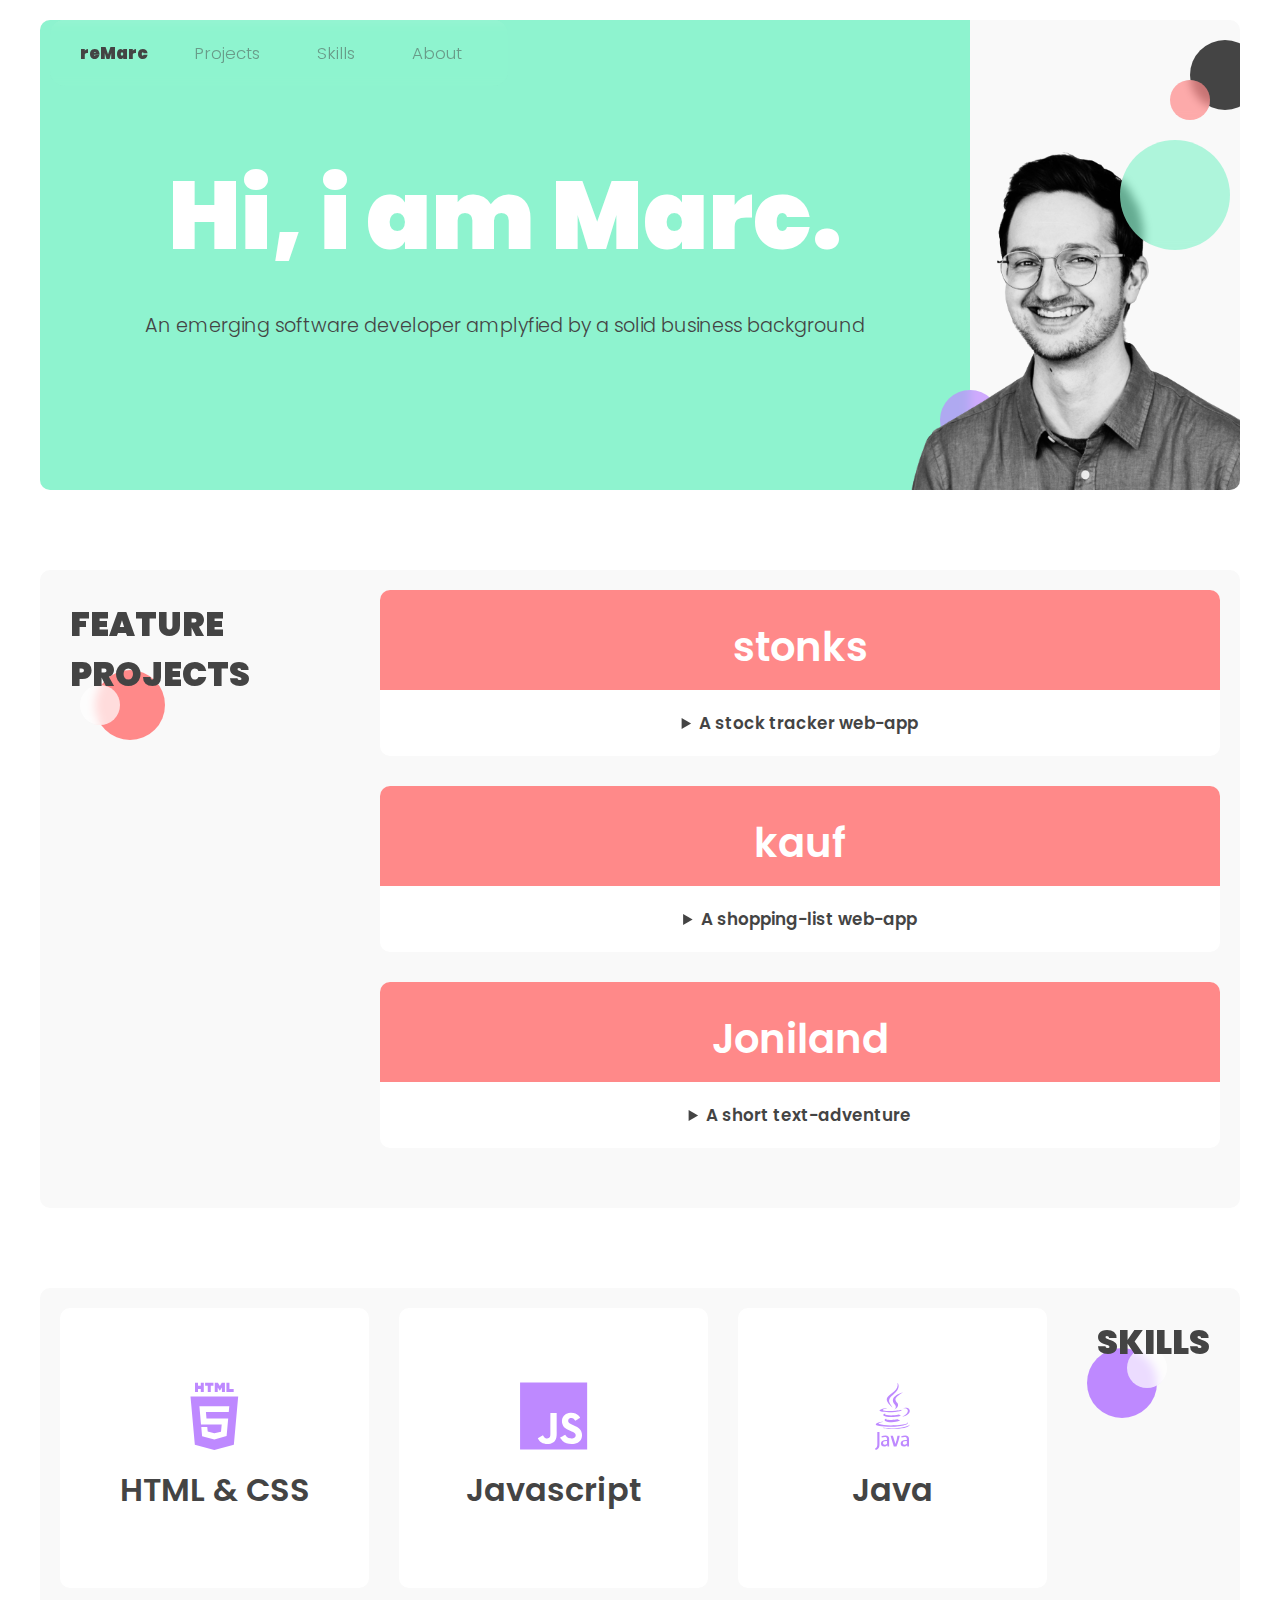
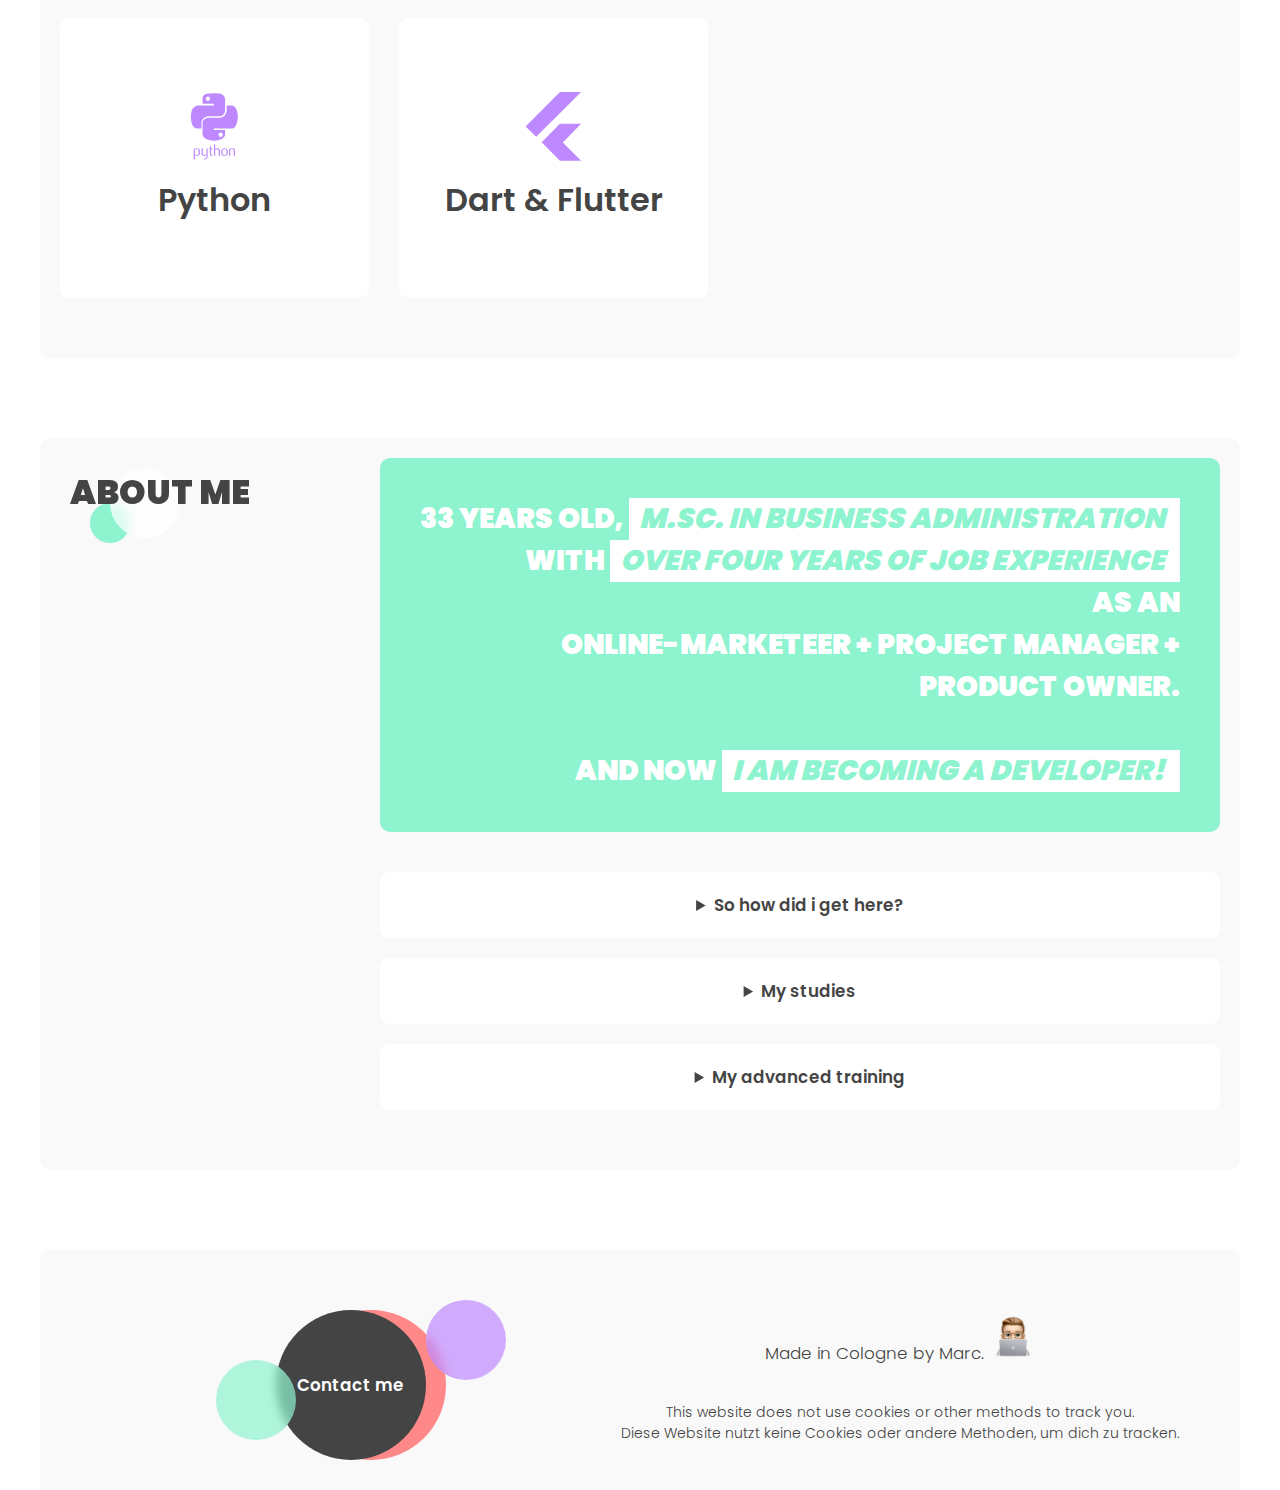
<file: index.html>
<!DOCTYPE html>
<html>

<head>
    <meta name="viewport" content="width=device-width, initial-scale=1.0" charset="UTF-8">

    <title>remarc</title>
    <link rel="stylesheet" href="css/styles.css">

</head>

<body>

    <main id="start-anchor">

        <div class="welcome-wrapper content">

            <div class="welcome-container-left">
                <nav>
                    <a href="#start-anchor" class="brand" target="_self">reMarc</a>
                    <div class="menu">
                        <a href="#feature-anchor" class="menu-item" target="_self">Projects</a>
                        <a href="#skills-anchor" class="menu-item" target="_self">Skills</a>
                        <a href="#about-anchor" class="menu-item" target="_self">About</a>
                    </div>
                </nav>
                <div>
                    <div class="welcome-headline">Hi, i am Marc.</div>
                    <div class="welcome-subline">An emerging software developer amplyfied by a solid business background
                    </div>
                </div>
            </div>
            <div class="welcome-container-right">
                <img id="floating-img" src="me_sw22sm-transparent.png"></img>
                <div style="position: relative; left: -120px;">
                    <div class="circle1"></div>
                </div>
                <div style="position: relative; left: -50px; top:-150px">

                    <div class="circle2"></div>
                </div>
                <div style="position: relative; left: -70px; top:-150px">

                    <div class="circle3"></div>
                </div>
                <div style="position: relative; left: -300px; top:80px">

                    <div class="circle4"></div>
                </div>
            </div>

        </div>

        <div class="separator" id="feature-anchor"></div>
        <div class="content flex-row grey-bg">
            <div class="left-content" id="feature-left">
                <h1 class="grey-text">Feature Projects</h1>
                <div class="circle3"></div>
                <div class="circle2"></div>
            </div>
            <div class="right-content" id="feature-right">

                <div class="feature-cell">
                    <div class="feature-logo">
                        <h2>stonks</h2>
                    </div>
                    <details>
                        <summary>A stock tracker web-app</summary>

                        <p><strong>stonks</strong> was one of my first projects, i started to self-teach me
                            coding in 2021 and was looking for ideas that motivate me. At the
                            time i was interested in the stock market and so i wanted to design an app that gave
                            me a wide variety of insights into a specific stock. Hindsight: what a mess, but it worked,
                            i learnt a lot and it was fun.
                        </p>
                        <div class="feature-images">
                            <img class="feature-img" src="./img/stonks/result-example-desktop.png">
                            <img class="feature-img" src="./img/stonks/result-example-desktop_Dark.png">
                        </div>
                        <p>APIs are currently not kept
                            up-to-date.</p>
                        <p class="mt40 mb10">Technologies & Platforms used:</p>
                        <div class="technologies">
                            <span class="pill">HTML/CSS</span>
                            <span class="pill">JavaScript</span>
                            <span class="pill">Python</span>
                            <span class="pill">Flask</span>
                            <span class="pill">Heroku</span>
                        </div>
                        <div class="flex-row-end">
                            <a class="button" href="https://stonks-rm.herokuapp.com/" target="_blank">Try it out</a>
                        </div>
                    </details>

                </div>

                <div class="feature-cell">
                    <div class="feature-logo">
                        <h2>kauf</h2>
                    </div>
                    <details>
                        <summary>A shopping-list web-app</summary>

                        <p><strong>kauf</strong> is a project in Flutter and Dart, that i am currently working on.
                            My goal is to develop a shopping list which fulfills my demands, looks nice, is easy to
                            use
                            and can be shared with others.
                        </p>
                        <p>I created a working frontend, that now needs to be connected with a backend.</p>
                        <div class="feature-images">
                            <img class="feature-img" src="./img/kauf/screenshot.png" target="_blank">
                        </div>

                        <p class="mt40 mb10">Technologies & Platforms used:</p>
                        <div class="technologies">
                            <span class="pill">Dart</span>
                            <span class="pill">Flutter</span>
                            <span class="pill">Firebase</span>
                        </div>
                        <div class="flex-row-end">
                            <a class="button" href="https://remarc2020.github.io/kauf-rm">Try it out</a>
                        </div>
                    </details>
                </div>
                <div class="feature-cell">
                    <div class="feature-logo">
                        <h2>Joniland</h2>
                    </div>
                    <details>
                        <summary>A short text-adventure</summary>

                        <p><strong>Joniland</strong> was created for a university project, where we learned the
                            basics
                            of Java.
                            At the time i became a godfather and so I decided to dedicate this game to my
                            grandchild.
                            It was really fun to envision the experiences of a baby and to implement them as a
                            text-adventure.</p>
                        <p class="mt40 mb10">Technologies & Platforms used:</p>
                        <div class="technologies">
                            <span class="pill">Java</span>
                            <span class="pill">Maven</span>
                        </div>

                    </details>
                </div>
            </div>
        </div>

        <div class="separator" id="skills-anchor"></div>

        <div class="content flex-row-reverse grey-bg" id="skills-container">
            <div class="right-content">
                <h1 class="grey-text">Skills</h1>
                <div class="circle3"></div>
                <div class="circle2"></div>
            </div>


            <div class="left-content">
                <div class="skill-cell-parent">
                    <div onclick="" class="skill-cell">
                        <svg viewBox="0 0 128 128">
                            <path
                                d="M19.569 27l8.087 89.919 36.289 9.682 36.39-9.499L108.431 27H19.569zM91.61 47.471l-.507 5.834L90.88 56H48.311l1.017 12h40.54l-.271 2.231-2.615 28.909-.192 1.69L64 106.964v-.005l-.027.012-22.777-5.916L39.65 84h11.168l.791 8.46 12.385 3.139.006-.234v.012l12.412-2.649L77.708 79H39.153l-2.734-30.836L36.152 45h55.724l-.266 2.471zM27.956 1.627h5.622v5.556h5.144V1.627h5.623v16.822h-5.623v-5.633h-5.143v5.633h-5.623V1.627zm23.782 5.579h-4.95V1.627h15.525v5.579h-4.952v11.243h-5.623V7.206zm13.039-5.579h5.862l3.607 5.911 3.603-5.911h5.865v16.822h-5.601v-8.338l-3.867 5.981h-.098l-3.87-5.981v8.338h-5.502V1.627zm21.736 0h5.624v11.262h7.907v5.561H86.513V1.627z">
                            </path>
                        </svg>
                        <h2>HTML & CSS</h2>
                        <p class="hide">I have built multiple small websites on my own, I am able to utilise frameworks
                            like
                            bootstrap to
                            simplify/speed up the development of responsive, user centric and visually appealing
                            websites
                        </p>
                    </div>
                    <div onclick="" class="skill-cell">
                        <svg viewBox="0 0 128 128">
                            <path
                                d="M2 1v125h125V1H2zm66.119 106.513c-1.845 3.749-5.367 6.212-9.448 7.401-6.271 1.44-12.269.619-16.731-2.059-2.986-1.832-5.318-4.652-6.901-7.901l9.52-5.83c.083.035.333.487.667 1.071 1.214 2.034 2.261 3.474 4.319 4.485 2.022.69 6.461 1.131 8.175-2.427 1.047-1.81.714-7.628.714-14.065C58.433 78.073 58.48 68 58.48 58h11.709c0 11 .06 21.418 0 32.152.025 6.58.596 12.446-2.07 17.361zm48.574-3.308c-4.07 13.922-26.762 14.374-35.83 5.176-1.916-2.165-3.117-3.296-4.26-5.795 4.819-2.772 4.819-2.772 9.508-5.485 2.547 3.915 4.902 6.068 9.139 6.949 5.748.702 11.531-1.273 10.234-7.378-1.333-4.986-11.77-6.199-18.873-11.531-7.211-4.843-8.901-16.611-2.975-23.335 1.975-2.487 5.343-4.343 8.877-5.235l3.688-.477c7.081-.143 11.507 1.727 14.756 5.355.904.916 1.642 1.904 3.022 4.045-3.772 2.404-3.76 2.381-9.163 5.879-1.154-2.486-3.069-4.046-5.093-4.724-3.142-.952-7.104.083-7.926 3.403-.285 1.023-.226 1.975.227 3.665 1.273 2.903 5.545 4.165 9.377 5.926 11.031 4.474 14.756 9.271 15.672 14.981.882 4.916-.213 8.105-.38 8.581z">
                            </path>
                        </svg>

                        <h2>Javascript</h2>
                        <p class="hide">I have built various functions to interact with websites and backends, e.g.
                            implementing dark
                            mode functionality using jQuery or making API-calls to a backend and implementing the data
                            into
                            the website
                        </p>

                    </div>
                    <div onclick="" class="skill-cell">
                        <svg viewBox="0 0 128 128">
                            <path
                                d="M53.595 67.817c-13.224 3.694 8.044 11.325 24.88 4.112-2.757-1.071-4.735-2.309-4.735-2.309-7.508 1.419-10.99 1.531-17.805.753-5.625-.644-2.34-2.556-2.34-2.556zm22.864-7.207c-9.95 1.915-15.698 1.854-22.979 1.103-5.629-.582-1.944-3.311-1.944-3.311-14.563 4.834 8.106 10.318 28.459 4.365-2.162-.761-3.536-2.157-3.536-2.157zm7.799-41.731s-29.439 7.351-15.38 23.552c4.151 4.778-1.088 9.074-1.088 9.074s10.533-5.437 5.696-12.248c-4.518-6.349-7.982-9.502 10.772-20.378zM37.48 81.305c34.324 5.563 62.567-2.506 53.666-6.523 0 0 2.431 2.005-2.679 3.555-9.715 2.943-40.444 3.831-48.979.117-3.066-1.335 2.687-3.187 4.496-3.576 1.887-.409 2.965-.334 2.965-.334-3.412-2.404-22.055 4.718-9.469 6.761zm41.868-27.42c1.65-1.126 3.93-2.104 3.93-2.104s-6.492 1.161-12.961 1.704c-7.918.664-16.412.795-20.676.225-10.095-1.35 5.534-5.063 5.534-5.063s-6.07-.411-13.533 3.199c-8.827 4.269 21.832 6.214 37.706 2.039zm3.865 10.432c-.074.2-.322.425-.322.425 21.546-5.664 13.624-19.965 3.322-16.345-.903.319-1.378 1.063-1.378 1.063s.571-.23 1.845-.496c5.207-1.084 12.669 6.972-3.467 15.353zM65.006 48.492c-3.179-7.186-13.957-13.471.005-24.498 17.41-13.742 8.476-22.682 8.476-22.682 3.604 14.197-12.711 18.486-18.6 27.328-4.01 6.024 1.969 12.499 10.119 19.852zm18.79 35.651c-13.219 2.488-29.524 2.199-39.191.603 0 0 1.98 1.64 12.157 2.294 15.484.99 39.269-.551 39.832-7.878 0-.001-1.082 2.776-12.798 4.981zM51.131 99.535c-2.887 0-5.351.714-7.408 1.622l.624 2.493c1.619-.595 3.618-1.147 5.674-1.147 2.85 0 3.979 1.147 3.979 3.521V108h-1.2c-6.921 0-10.044 2.585-10.044 6.624 0 3.479 2.059 5.407 5.933 5.407 2.49 0 4.351-.845 6.088-2.35l.316 2.319H58v-14.492c0-3.599-1.924-5.973-6.869-5.973zM54 115.037c-1 1.266-2.893 1.978-4.279 1.978-1.973 0-2.988-1.371-2.988-3.27 0-2.056 1.202-3.745 5.794-3.745H54v5.037zm15.611.644l-.835-3.608L65.02 100h-4.39l6.051 20h5.026c2.884-7 4.943-14 6.086-20h-4.271c-.671 5-2.016 10.424-3.911 15.681zm18.404-16.146c-2.889 0-5.411.714-7.467 1.622l.596 2.493c1.621-.595 3.722-1.147 5.778-1.147 2.846 0 4.078 1.147 4.078 3.521V108h-1.428c-6.923 0-10.045 2.585-10.045 6.624 0 3.479 2.056 5.407 5.93 5.407 2.492 0 4.349-.845 6.091-2.35l.318 2.319H95v-14.492c0-3.599-2.044-5.973-6.985-5.973zm-1.411 17.462c-1.975 0-3.046-1.363-3.046-3.261 0-2.055 1.149-3.736 5.736-3.736H91v5h-.067c-1.465 1-2.947 1.997-4.329 1.997zM36 115.373c0 3.271-.445 4.638-.979 5.701-.615 1.193-2.053 2.475-3.601 3.269l1.934 2.345c2.032-.749 3.943-2.078 5.092-3.757 1.15-1.723 1.554-3.491 1.554-7.867V93h-4v22.373z">
                            </path>
                        </svg>
                        <h2>Java</h2>
                        <p class="hide">I have built multiple small- to medium-sized apps, like a Pong game and a Text
                            adventure
                            utilising tools like Processing, Maven and Springboot</p>

                    </div>
                    <div onclick="" class="skill-cell">
                        <svg viewBox="0 0 128 128">
                            <path
                                d="M40 68V57.921C40 50.948 46.218 45 53.383 45h21.102C80.359 45 84 39.96 84 34.062V13.945c0-5.726-4.306-10.026-10.04-10.981a62.801 62.801 0 00-10.743-.862c-3.611.017-7.339.324-10.374.862C43.902 4.542 42 7.848 42 13.945V22h21v3H34.891c-6.14 0-11.516 3.53-13.198 10.552-1.939 8.047-2.025 13.202 0 21.605C23.195 63.411 26.782 68 32.921 68H40zm12.054-51.372c-2.19 0-3.964-1.795-3.964-4.013 0-2.229 1.773-4.039 3.964-4.039 2.182 0 3.964 1.811 3.964 4.039 0 2.218-1.782 4.013-3.964 4.013zm54.121 18.924C104.658 29.438 101.759 25 95.612 25H87v9.062C87 41.335 81.516 48 74.485 48H53.383C47.603 48 42 52.403 42 58.193V78.31c0 5.725 5.388 9.093 10.974 10.734 6.686 1.967 12.781 2.322 20.782 0C79.074 87.504 84 84.406 84 78.31V71H63v-3h32.611c6.14 0 8.428-4.416 10.563-10.843 2.206-6.618 2.112-13.115.001-21.605zM75.814 75.625c2.19 0 3.965 1.795 3.965 4.015 0 2.227-1.774 4.037-3.965 4.037-2.182 0-3.963-1.811-3.963-4.037 0-2.22 1.781-4.015 3.963-4.015zm-40.903 36.424c0-3.757-1.072-5.686-3.214-5.791a6.03 6.03 0 00-2.495.409c-.646.231-1.082.461-1.311.692v8.968c1.371.86 2.588 1.26 3.649 1.197 2.247-.148 3.371-1.971 3.371-5.475zm2.643.157c0 1.909-.447 3.493-1.348 4.753-1.003 1.427-2.394 2.16-4.172 2.201-1.34.043-2.721-.378-4.142-1.258v8.151l-2.298-.82V107.14c.377-.462.862-.859 1.451-1.196 1.368-.798 3.031-1.207 4.987-1.228l.033.032c1.788-.022 3.166.712 4.134 2.201.902 1.366 1.355 3.117 1.355 5.257zm14.049 5.349c0 2.56-.257 4.333-.77 5.318-.516.986-1.497 1.773-2.945 2.359-1.174.463-2.444.714-3.808.757l-.38-1.448c1.386-.188 2.362-.378 2.928-.566 1.114-.377 1.878-.955 2.298-1.73.337-.631.503-1.835.503-3.618v-.599a11.809 11.809 0 01-4.941 1.068c-1.132 0-2.13-.354-2.99-1.068-.966-.777-1.449-1.764-1.449-2.958v-9.566l2.299-.787v9.63c0 1.028.332 1.82.996 2.376s1.524.822 2.578.803c1.054-.022 2.183-.431 3.382-1.228v-11.234h2.299v12.491zm8.973 1.479a9.457 9.457 0 01-.757.032c-1.3 0-2.314-.309-3.038-.93-.722-.622-1.084-1.479-1.084-2.573v-9.054h-1.574v-1.446h1.574v-3.84l2.296-.817v4.657h2.583v1.446h-2.583v8.991c0 .862.231 1.474.694 1.83.397.295 1.029.463 1.889.506v1.198zm13.917-.189h-2.298v-8.873c0-.902-.211-1.68-.631-2.329-.485-.734-1.159-1.102-2.024-1.102-1.054 0-2.372.556-3.954 1.668v10.636h-2.298V97.637l2.298-.725v9.659c1.469-1.068 3.073-1.604 4.816-1.604 1.218 0 2.203.41 2.958 1.228.757.817 1.134 1.836 1.134 3.053v9.597h-.001zm12.218-7.157c0-1.444-.274-2.636-.82-3.579-.649-1.149-1.657-1.756-3.021-1.818-2.52.146-3.778 1.951-3.778 5.412 0 1.587.262 2.912.79 3.976.674 1.356 1.685 2.024 3.033 2.002 2.531-.02 3.796-2.017 3.796-5.993zm2.518.015c0 2.055-.526 3.765-1.575 5.131-1.154 1.528-2.749 2.296-4.783 2.296-2.017 0-3.589-.768-4.723-2.296-1.028-1.366-1.542-3.076-1.542-5.131 0-1.932.556-3.556 1.668-4.879 1.174-1.403 2.718-2.107 4.627-2.107 1.909 0 3.463.704 4.66 2.107 1.111 1.323 1.668 2.947 1.668 4.879zm13.178 7.142h-2.299v-9.376c0-1.028-.31-1.831-.928-2.409-.619-.576-1.443-.855-2.472-.833-1.091.021-2.13.378-3.116 1.069v11.549h-2.299v-11.833c1.323-.963 2.54-1.592 3.652-1.886 1.049-.274 1.974-.41 2.771-.41.545 0 1.059.053 1.542.158.903.209 1.637.596 2.203 1.164.631.629.946 1.384.946 2.267v10.54z">
                            </path>
                        </svg>
                        <h2>Python</h2>
                        <p class="hide">I created python backends for small web-apps with Flask and Django, managing
                            data
                            and/or
                            making
                            api-calls to external services, e.g. a shopping list app or stock exchange checker</p>

                    </div>
                    <div onclick="" class="skill-cell">
                        <svg viewBox="0 0 128 128">
                            <path
                                d="M12.3 64.2L76.3 0h39.4L32.1 83.6zM76.3 128h39.4L81.6 93.9l34.1-34.8H76.3L42.2 93.5z">
                            </path>
                        </svg>
                        <h2>Dart & Flutter</h2>
                        <p class="hide">I can utilise my basic language and Flutter framework knowledge to bugfix app
                            code
                            and
                            implement
                            new functionalities on a small scale</p>
                    </div>
                </div>
            </div>

        </div>
        <div class="separator" id="about-anchor"></div>

        <div class="content flex-row grey-bg">
            <div class="left-content" id="about-left">
                <h1 class="grey-text">About me</h1>
                <div class="circle3"></div>
                <div class="circle2"></div>
            </div>
            <div class="right-content" id="about-right">

                <div id="about-highlight-container">

                    <div class="highlight-text">
                        <p class="rightside-text">
                            33&nbsp;years old,
                            <em>M.Sc. in Business Administration</em><br>
                            with
                            <em>over four years of job experience</em>
                            <br>as an <br>Online-Marketeer
                            + Project Manager +
                            Product Owner.
                            <br>
                            <br>
                            and now <em>i am becoming a developer!</em>
                        </p>
                    </div>
                </div>

                <div class="flex-column">
                    <div class="reason">
                        <details>
                            <summary>So how did i get here?</summary>
                            <p>
                                Working in the telecommunications sector, i experienced innovative environments
                                and a push for
                                more and more digitalisation in the workplace as well as in products.
                                While developing optimized websites, customer-oriented products and
                                barrier-breaking apps from a business perspective,
                                i really enjoyed working with developers and designers, who always were at
                                the core of success - and with that, a dream grew inside me:
                                i want to design, create and realise ideas myself - ideas that may change and
                                improve the world.
                            </p>
                            <br>
                            <p>
                                Since 2021, i pursue this dream to make it reality. Having started with
                                self-taught courses online,
                                like the excellent HarvardX's Introduction to Computer Science and Web
                                Programming, i decided to take it a step further and go back to university to enroll in
                                the
                                B.Sc. in Code & Context at the University of Applied Sciences in Cologne.
                                This gives me the chance to broaden my experience and strengthen my knowledge on
                                designing great digital products.
                            </p>
                    </div>

                    <div class="studies">
                        <details>
                            <summary>My studies</summary>
                            <ul>
                                <li>
                                    <strong>B.Sc. Code & Context</strong>
                                    <br>
                                    University of Applied Sciences Cologne
                                    <br>
                                    <small>(duration: 6-7 semesters, currently in third)</small>
                                    <br>
                                    <a href="https://coco.study">Visit studies</a>
                                </li>
                                <li class="li-done">
                                    <strong>M.Sc. Business Administration</strong>
                                    <br>
                                    University of Hamburg
                                    <br>
                                    <small>(completed)</small>
                                    <br>
                                    <a
                                        href="https://www.uni-hamburg.de/campuscenter/studienangebot/studiengang.html?1241532969">Visit
                                        studies</a>
                                </li>
                                <li class="li-done">
                                    <strong>B.Sc. Business Administration</strong>
                                    <br>
                                    University of Münster
                                    <br>
                                    <small>(completed)</small>
                                    <br>
                                    <a
                                        href="https://www.wiwi.uni-muenster.de/fakultaet/de/studium/studiengaenge/bachelor/bwl">Visit
                                        studies</a>
                                </li>
                            </ul>
                        </details>
                    </div>
                    <div class="courses">
                        <details>
                            <summary>My advanced training</summary>
                            <ul>
                                <li>
                                    <strong>The Odin Project - Foundations</strong>
                                    <br>
                                    <small>(ongoing)</small>
                                    <br>
                                    <a href="https://www.theodinproject.com">Visit course</a>
                                </li>
                                <li class="li-done">
                                    <strong>HarvardX CS50 - Web Programming with Python and JavaScript</strong>
                                    <br>
                                    <small>(72-108 hrs, completed)</small>
                                    <br>
                                    <a href="https://cs50.harvard.edu/web/2020/">Visit course</a>
                                </li>
                                <li class="li-done">
                                    <strong>Interneting is hard - HTML & CSS</strong>
                                    <br>
                                    <small>(completed)</small>
                                    <br>
                                    <a href="https://www.internetingishard.com/html-and-css/">Visit course</a>
                                </li>
                                <li class="li-done">
                                    <strong>HarvardX CS50 - Introduction to Computer Science</strong>
                                    <br>
                                    <small>(110-220 hrs, completed)</small>
                                    <br>
                                    <a href="https://cs50.harvard.edu/x/2021/">Visit course</a>
                                </li>

                            </ul>
                        </details>
                    </div>

                </div>

            </div>

        </div>
        <div class="separator"></div>
        <footer class="content">

            <div onclick="" class="contact">
                <div class="contact-circle1"></div>
                <div class="contact-circle2"></div>

                <div class="contact-front">
                    <strong>Contact me</strong>
                </div>
                <div class="contact-back">
                    <!-- <a href="mailto:xyz">
                        <svg xmlns="http://www.w3.org/2000/svg" viewBox="0 0 16 16">
                            <path
                                d="M2 2a2 2 0 0 0-2 2v8.01A2 2 0 0 0 2 14h5.5a.5.5 0 0 0 0-1H2a1 1 0 0 1-.966-.741l5.64-3.471L8 9.583l7-4.2V8.5a.5.5 0 0 0 1 0V4a2 2 0 0 0-2-2H2Zm3.708 6.208L1 11.105V5.383l4.708 2.825ZM1 4.217V4a1 1 0 0 1 1-1h12a1 1 0 0 1 1 1v.217l-7 4.2-7-4.2Z" />
                            <path
                                d="M14.247 14.269c1.01 0 1.587-.857 1.587-2.025v-.21C15.834 10.43 14.64 9 12.52 9h-.035C10.42 9 9 10.36 9 12.432v.214C9 14.82 10.438 16 12.358 16h.044c.594 0 1.018-.074 1.237-.175v-.73c-.245.11-.673.18-1.18.18h-.044c-1.334 0-2.571-.788-2.571-2.655v-.157c0-1.657 1.058-2.724 2.64-2.724h.04c1.535 0 2.484 1.05 2.484 2.326v.118c0 .975-.324 1.39-.639 1.39-.232 0-.41-.148-.41-.42v-2.19h-.906v.569h-.03c-.084-.298-.368-.63-.954-.63-.778 0-1.259.555-1.259 1.4v.528c0 .892.49 1.434 1.26 1.434.471 0 .896-.227 1.014-.643h.043c.118.42.617.648 1.12.648Zm-2.453-1.588v-.227c0-.546.227-.791.573-.791.297 0 .572.192.572.708v.367c0 .573-.253.744-.564.744-.354 0-.581-.215-.581-.8Z" />
                        </svg>
                    </a> -->
                    <a href="https://github.com/remarc2020">
                        <svg xmlns="http://www.w3.org/2000/svg" viewBox="0 0 16 16">
                            <path
                                d="M8 0C3.58 0 0 3.58 0 8c0 3.54 2.29 6.53 5.47 7.59.4.07.55-.17.55-.38 0-.19-.01-.82-.01-1.49-2.01.37-2.53-.49-2.69-.94-.09-.23-.48-.94-.82-1.13-.28-.15-.68-.52-.01-.53.63-.01 1.08.58 1.23.82.72 1.21 1.87.87 2.33.66.07-.52.28-.87.51-1.07-1.78-.2-3.64-.89-3.64-3.95 0-.87.31-1.59.82-2.15-.08-.2-.36-1.02.08-2.12 0 0 .67-.21 2.2.82.64-.18 1.32-.27 2-.27.68 0 1.36.09 2 .27 1.53-1.04 2.2-.82 2.2-.82.44 1.1.16 1.92.08 2.12.51.56.82 1.27.82 2.15 0 3.07-1.87 3.75-3.65 3.95.29.25.54.73.54 1.48 0 1.07-.01 1.93-.01 2.2 0 .21.15.46.55.38A8.012 8.012 0 0 0 16 8c0-4.42-3.58-8-8-8z" />
                        </svg>
                    </a>
                </div>
            </div>

            <div class="made-by">
                <p>Made in Cologne by Marc.
                    <img src="../images/memoji.png" class="footerimg">
                </p>
                <!-- <small>Built with pure HTML & CSS.</small> -->
                <br>
                <small>This website does not use cookies or other methods to track you.</small>
                <small>Diese Website nutzt keine Cookies oder andere Methoden, um dich zu tracken.</small>
            </div>

        </footer>
    </main>

</body>

</html>
</file>
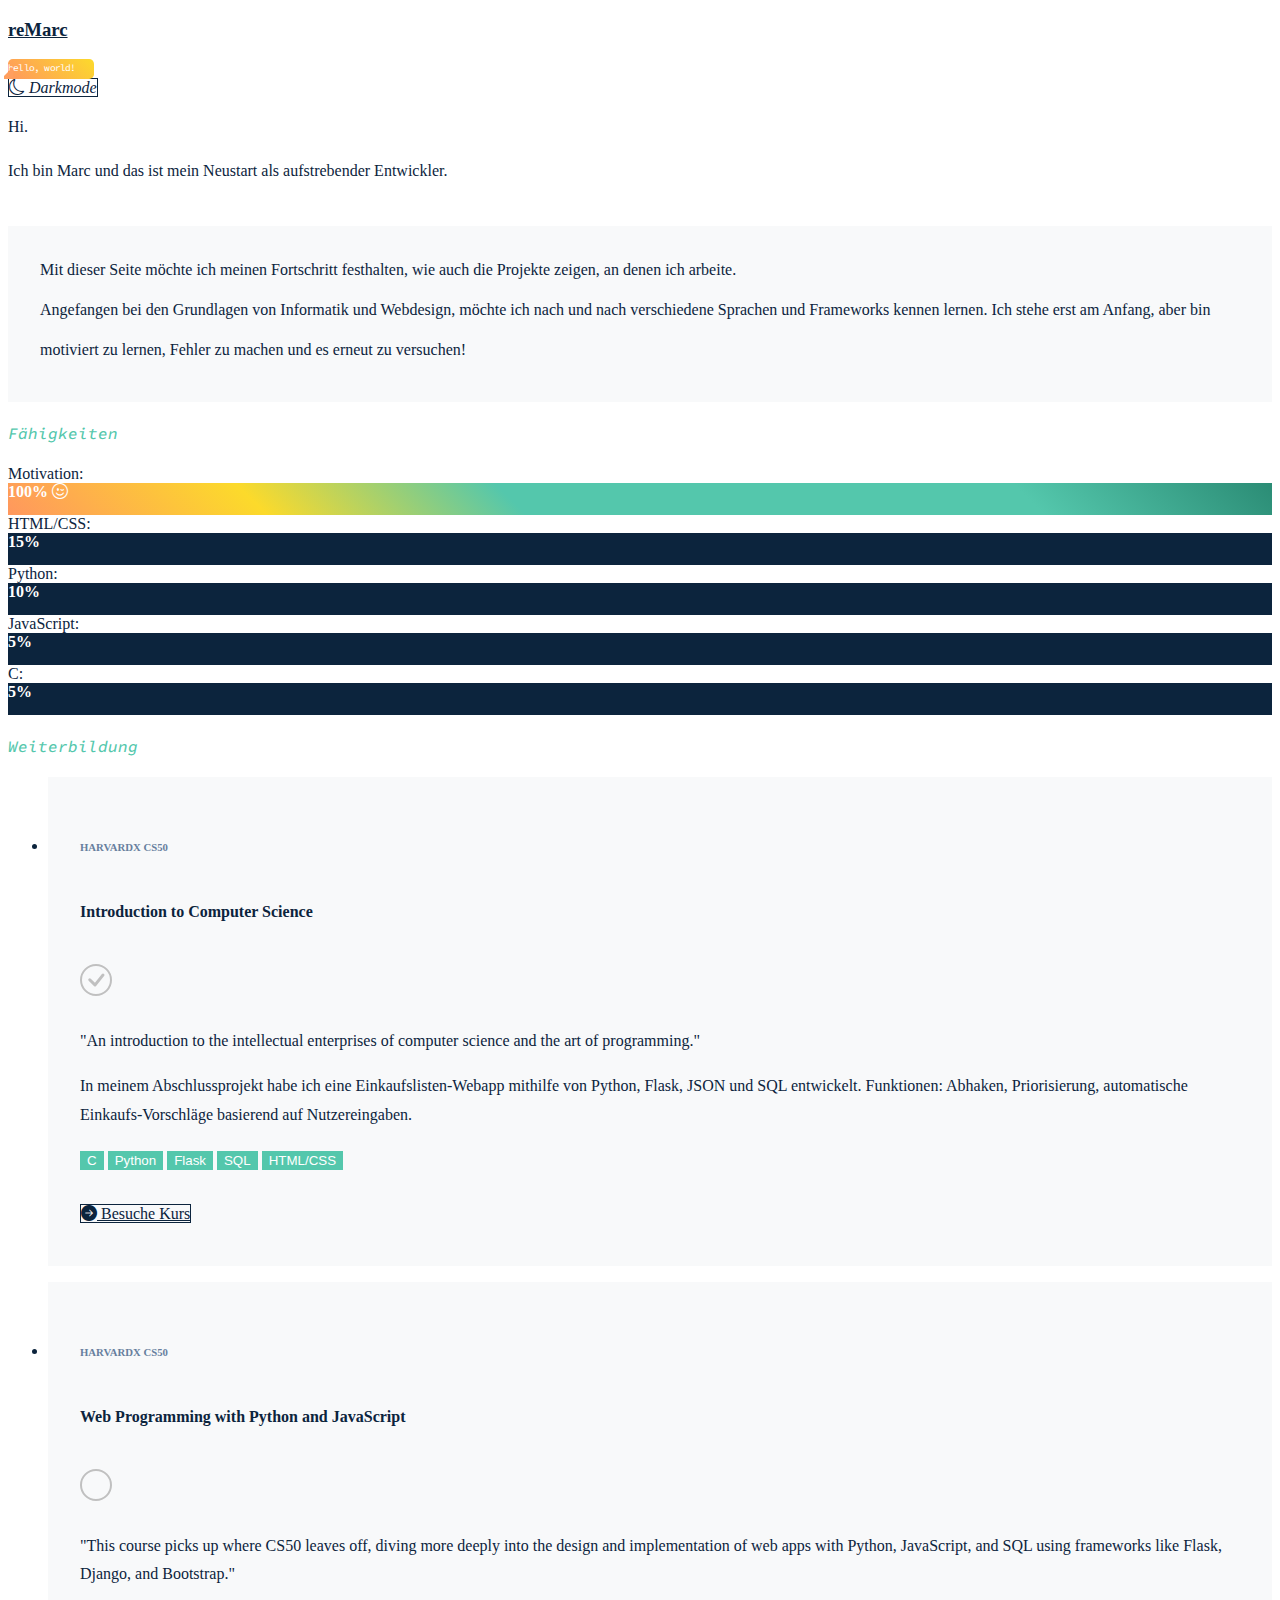
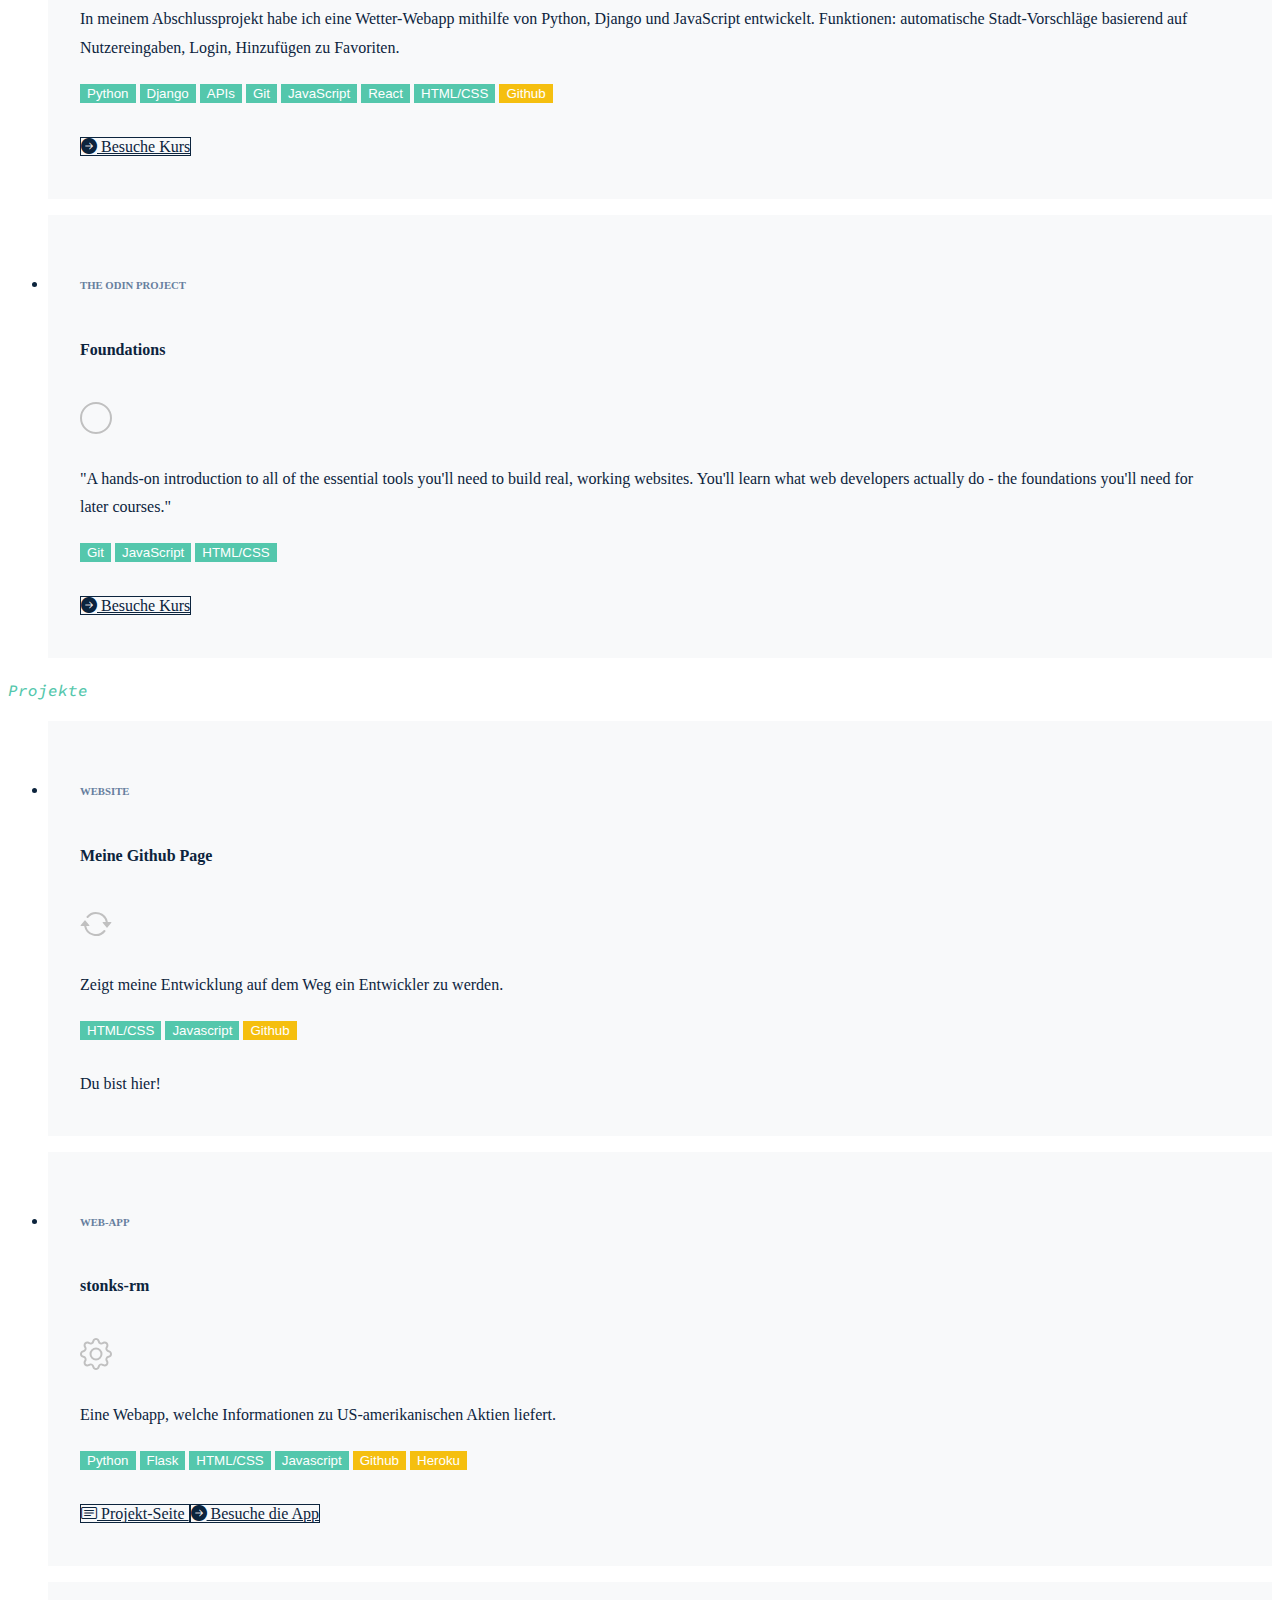
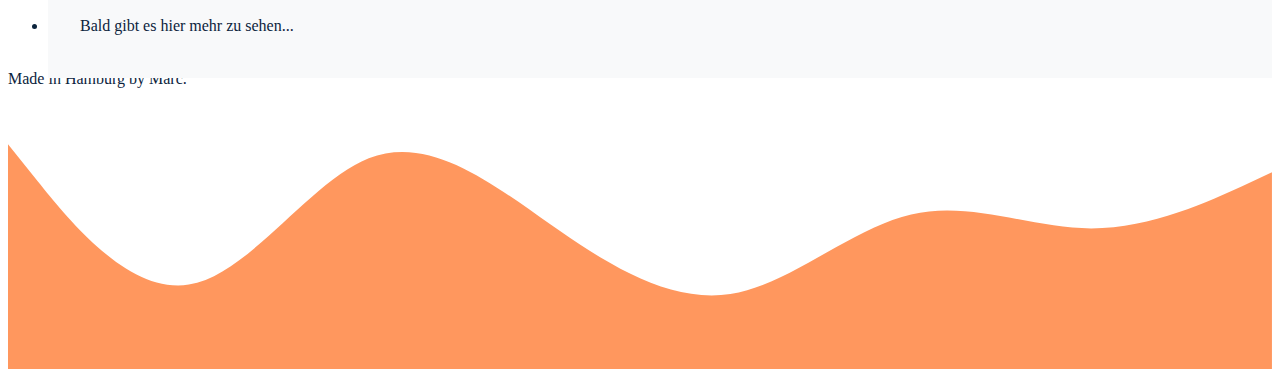
<file: index-de.html>
<!DOCTYPE html>
<html lang="en">
    <head>
        <meta name="viewport" content="width=device-width, initial-scale=1.0">

        <link rel="icon" href="images/remarc-favicon.svg" sizes="any" type="image/svg+xml">

        <!-- include Bootstrap v4.6 -->
        <link rel="stylesheet" href="https://cdn.jsdelivr.net/npm/bootstrap@4.6.0/dist/css/bootstrap.min.css" integrity="sha384-B0vP5xmATw1+K9KRQjQERJvTumQW0nPEzvF6L/Z6nronJ3oUOFUFpCjEUQouq2+l" crossorigin="anonymous">
        <script src="https://code.jquery.com/jquery-3.5.1.slim.min.js" integrity="sha384-DfXdz2htPH0lsSSs5nCTpuj/zy4C+OGpamoFVy38MVBnE+IbbVYUew+OrCXaRkfj" crossorigin="anonymous"></script>
        <script src="https://cdn.jsdelivr.net/npm/bootstrap@4.6.0/dist/js/bootstrap.bundle.min.js" integrity="sha384-Piv4xVNRyMGpqkS2by6br4gNJ7DXjqk09RmUpJ8jgGtD7zP9yug3goQfGII0yAns" crossorigin="anonymous"></script>
        
        <!-- include Bootstrap Icons -->
        <link rel="stylesheet" href="https://cdn.jsdelivr.net/npm/bootstrap-icons@1.4.0/font/bootstrap-icons.css">

        <!-- include web font "Source Code Pro" by Paul D. Hunt 
        <link rel="preconnect" href="https://fonts.gstatic.com"> 
        <link href="https://fonts.googleapis.com/css2?family=Source+Code+Pro:ital,wght@0,600;1,300&display=swap" rel="stylesheet">-->

        <link rel="preconnect" href="https://fonts.gstatic.com"> 
        <link href="https://fonts.googleapis.com/css2?family=Source+Code+Pro:ital,wght@0,300;0,500;0,900;1,300&display=swap" rel="stylesheet">


        <!-- include own CSS-Variations -->
        <link rel="stylesheet" href="style.css">



        <title>reMarc auf Github</title>
    </head>
    <body>
        <div id="page-container">
        <!-- Navigation bar -->
        <nav class="navbar navbar-expand-sm">
            <a href="index.html" class="navbar-brand"><h3>reMarc</h3></a>
            <div class="mt-n4 collapse navbar-collapse">
                <div class="speech-bubble text-center">
                    <span class="px-1">hello, world!</span>
                </div>
            </div>
            <!-- Nightmode toggle (for function, see bottom)-->   
            <a class="btn btn-primary font-weight-bold btn-sm" id="nightmode"><i class="bi bi-moon"> Darkmode</i></a>
            
        </nav>
        <!-- Funky headline-->

        <div class="container mt-5 text-center" style="padding-bottom:1.5rem;">
            <p class="display-1 hgrad">
                Hi.
            </p>
            <p class="display-4 hgrad2">
                Ich bin Marc und das ist mein Neustart als aufstrebender Entwickler.
            </p>            
        </div>

        
        <!-- Intro -->
        
        <div class="container mt-5 lead list-group-item p-4 text-justify">
            Mit dieser Seite möchte ich meinen Fortschritt festhalten, wie auch die Projekte zeigen, an denen ich arbeite.
            <br>
            Angefangen bei den Grundlagen von Informatik und Webdesign, möchte ich nach und nach verschiedene Sprachen und Frameworks kennen lernen.
            Ich stehe erst am Anfang, aber bin motiviert zu lernen, Fehler zu machen und es erneut zu versuchen!
        </div>


        <!-- Skills -->
        <div class="container mt-5">
            <h4 class="pb-3 h-code">Fähigkeiten</h4>
            <section class="container row">
                <span class="col-xl-1 mt-2 font-weight-bold">Motivation:</span>
                <div class="col skillsgrad rounded-pill mt-1 ml-4 text-right pt-1 pr-2" >
                    100% <i class="bi bi-emoji-wink"></i>
                </div>
            </section>   
            <section class="container row mt-2">
                <span class="col-xl-1 mt-2 font-weight-bold">HTML/CSS:</span>
                <div class="skills1 rounded-pill mt-1 ml-4 text-right pt-1 pr-2" style="min-width:15%">
                    15%
                </div>
            </section>    
            <section class="container row mt-2">
                <span class="col-xl-1 mt-2 font-weight-bold">Python:</span>
                <div class="skills2 rounded-pill mt-1 ml-4 text-right pt-1 pr-2" style="min-width:10%">
                    10%
                </div>
                
            </section>    
            <section class="container row mt-2">
                <span class="col-xl-1 mt-2 font-weight-bold">JavaScript:</span>
                <div class="skills3 rounded-pill mt-1 ml-4 text-right pt-1 pr-2" style="min-width:6%">
                    5%
                </div>
                
            </section>   
            <section class="container row mt-2">
                <span class="col-xl-1 mt-2 font-weight-bold">C:</span>
                <div class="skills3 rounded-pill mt-1 ml-4 text-right pt-1 pr-2" style="min-width:6%">
                    5%
                </div>
                
            </section>   
        </div>


        <!-- Main content -->
        
        <div class="container mt-5 pt-2">

            <div class="row">

                <!-- Courses -->
                <div class="col-sm px-3 pt-3">
                    <h4 class="pb-3 h-code">Weiterbildung</h4>
                    <ul class="list-group">
                        <li class="list-group-item">
                            <div class="row">
                                <div class="col-10">
                                    <h6>HarvardX CS50</h6>
                                    <h4 class="items">
                                        Introduction to Computer Science
                                    </h4>
                                </div>

                                <div class="col-2 d-flex justify-content-end">
                                    <svg xmlns="http://www.w3.org/2000/svg" width="32" height="32" fill="currentColor" class="bi bi-check-circle mr-n4" viewBox="0 0 16 16">
                                        <path d="M8 15A7 7 0 1 1 8 1a7 7 0 0 1 0 14zm0 1A8 8 0 1 0 8 0a8 8 0 0 0 0 16z"/>
                                        <path d="M10.97 4.97a.235.235 0 0 0-.02.022L7.477 9.417 5.384 7.323a.75.75 0 0 0-1.06 1.06L6.97 11.03a.75.75 0 0 0 1.079-.02l3.992-4.99a.75.75 0 0 0-1.071-1.05z"/>
                                    </svg>
                                </div>
                                <div class="col">

                                    <p class="border-left pl-3 text-muted text-justify">
                                        "An introduction to the intellectual enterprises of computer science and the art of programming."
                                    </p>           
                                    <p class="text-justify">
                                        In meinem Abschlussprojekt habe ich eine Einkaufslisten-Webapp mithilfe von Python, Flask, JSON und SQL entwickelt. Funktionen: Abhaken, Priorisierung, automatische Einkaufs-Vorschläge basierend auf Nutzereingaben.
                                    </p>                           
                                    <p>
                                        <button class="btn btn-language btn-sm rounded-pill"> C </button>
                                        <button class="btn btn-language btn-sm rounded-pill">Python</button>
                                        <button class="btn btn-language btn-sm rounded-pill">Flask</button>
                                        <button class="btn btn-language btn-sm rounded-pill">SQL</button>
                                        <button class="btn btn-language btn-sm rounded-pill">HTML/CSS</button>                                        

                                    </p>
                                </div>
                                
                            </div>
                            <div class="row float-right">
                                <a class="btn btn-primary btn-sm mt-1" href="https://cs50.harvard.edu/x/2021/">
                                    <i class="bi bi-arrow-right-circle-fill"></i> 
                                    Besuche Kurs
                                </a>
                            </div>
                        </li>
                        <li class="list-group-item">
                            <div class="row">
                                <div class="col-10">
                                    <h6>HarvardX CS50</h6>
                                    <h4 class="items">
                                        Web Programming with Python and JavaScript
                                    </h4>
                                </div>
                                <div class="col-2 d-flex justify-content-end">
                                    <svg xmlns="http://www.w3.org/2000/svg" width="32" height="32" fill="currentColor" class="bi bi-check-circle mr-n4" viewBox="0 0 16 16">
                                        <path d="M8 15A7 7 0 1 1 8 1a7 7 0 0 1 0 14zm0 1A8 8 0 1 0 8 0a8 8 0 0 0 0 16z"/>
                                        </svg>
                                </div>
                                <div class="col">
                                    <p class="border-left pl-3 text-muted text-justify">
                                        "This course picks up where CS50 leaves off, diving more deeply into the design and implementation of web apps with Python, JavaScript, and SQL using frameworks like Flask, Django, and Bootstrap."
                                    </p>
                                    <p class="text-justify">
                                        In meinem Abschlussprojekt habe ich eine Wetter-Webapp mithilfe von Python, Django und JavaScript entwickelt. Funktionen: automatische Stadt-Vorschläge basierend auf Nutzereingaben, Login, Hinzufügen zu Favoriten.
                                    </p>  
                                         
                                    <p>
                                        <button class="btn btn-language btn-sm rounded-pill">Python</button>
                                        <button class="btn btn-language btn-sm rounded-pill">Django</button>
                                        <button class="btn btn-language btn-sm rounded-pill">APIs</button>
                                        <button class="btn btn-language btn-sm rounded-pill">Git</button>
                                        <button class="btn btn-language btn-sm rounded-pill">JavaScript</button>
                                        <button class="btn btn-language btn-sm rounded-pill">React</button>
                                        <button class="btn btn-language btn-sm rounded-pill">HTML/CSS</button>
                                        <button class="btn btn-platform btn-sm rounded-pill">Github</button>                                    

                                    </p>                                                                  
                                    
                                </div>
                                
                            </div>
                            <div class="row float-right">                                
                                <a class="btn btn-primary btn-sm mt-1" href="https://cs50.harvard.edu/web/2020/">
                                    <i class="bi bi-arrow-right-circle-fill"></i> 
                                    Besuche Kurs
                                </a>
                            </div>
                        </li>
                        <li class="list-group-item">
                            <div class="row">
                                <div class="col-10">
                                    <h6>The Odin Project</h6>
                                    <h4 class="items">Foundations</h4>
                                </div>
                                <div class="col-2 d-flex justify-content-end">
                                    <svg xmlns="http://www.w3.org/2000/svg" width="32" height="32" fill="currentColor" class="bi bi-circle mr-n4" viewBox="0 0 16 16">
                                        <path d="M8 15A7 7 0 1 1 8 1a7 7 0 0 1 0 14zm0 1A8 8 0 1 0 8 0a8 8 0 0 0 0 16z"/>
                                        </svg>
                                </div>
                                <div class="col">
                                    <p class="border-left pl-3 text-muted text-justify">
                                        "A hands-on introduction to all of the essential tools you'll need to build real, working websites. You'll learn what web developers actually do - the foundations you'll need for later courses."
                                    </p>
                                    <p>                                        
                                        <button class="btn btn-language btn-sm rounded-pill">Git</button>
                                        <button class="btn btn-language btn-sm rounded-pill">JavaScript</button>
                                        <button class="btn btn-language btn-sm rounded-pill">HTML/CSS</button>                                        

                                    </p>    
                                    
                                </div>
                                
                            </div>
                            <div class="row float-right">                                                                       
                                <a class="btn btn-primary btn-sm mt-1" href="https://www.theodinproject.com">
                                    <i class="bi bi-arrow-right-circle-fill"></i> 
                                    Besuche Kurs
                                </a>                                
                            </div>
                        </li>
                    </ul>
                </div>




                
                <!-- Projects -->
                <div class="col-lg px-3 pt-3">
                    <h4 class="pb-3 h-code">Projekte</h4>
                    <ul class="list-group">
                        <li class="list-group-item">
                            <div class="row">
                                <div class="col-10">
                                    <h6>Website</h6>
                                    <h4 class="items">Meine Github Page</h4>
                                </div>
                                <div class="col-2 d-flex justify-content-end">
                                    <svg xmlns="http://www.w3.org/2000/svg" width="32" height="32" fill="currentColor" class="bi bi-arrow-repeat ani mr-n4" viewBox="0 0 16 16">
                                        <path d="M11.534 7h3.932a.25.25 0 0 1 .192.41l-1.966 2.36a.25.25 0 0 1-.384 0l-1.966-2.36a.25.25 0 0 1 .192-.41zm-11 2h3.932a.25.25 0 0 0 .192-.41L2.692 6.23a.25.25 0 0 0-.384 0L.342 8.59A.25.25 0 0 0 .534 9z"/>
                                        <path fill-rule="evenodd" d="M8 3c-1.552 0-2.94.707-3.857 1.818a.5.5 0 1 1-.771-.636A6.002 6.002 0 0 1 13.917 7H12.9A5.002 5.002 0 0 0 8 3zM3.1 9a5.002 5.002 0 0 0 8.757 2.182.5.5 0 1 1 .771.636A6.002 6.002 0 0 1 2.083 9H3.1z"/>
                                      </svg>
                                </div>
                                <div class="col">
                                    <p class="text-justify">
                                        Zeigt meine Entwicklung auf dem Weg ein Entwickler zu werden.
                                    </p>
                                    <p>
                                        <button class="btn btn-language btn-sm rounded-pill">HTML/CSS</button>
                                        <button class="btn btn-language btn-sm rounded-pill">Javascript</button>  
                                        <button class="btn btn-platform btn-sm rounded-pill">Github</button>
                                    </p>
                                    
                                </div>
                                
                            </div>
                            <div class="row float-right text-muted"> 
                                    Du bist hier!
                            </div>
                        </li> 
                        <li class="list-group-item">
                            <div class="row">                                
                                <div class="col-10">
                                    <h6>Web-App</h6>
                                    <h4 class="items">stonks-rm</h4>
                                </div>
                                <div class="col-2 d-flex justify-content-end">
                                    <svg xmlns="http://www.w3.org/2000/svg" width="32" height="32" fill="currentColor" class="bi bi-gear ani mr-n4" viewBox="0 0 16 16">
                                        <path d="M8 4.754a3.246 3.246 0 1 0 0 6.492 3.246 3.246 0 0 0 0-6.492zM5.754 8a2.246 2.246 0 1 1 4.492 0 2.246 2.246 0 0 1-4.492 0z"/>
                                        <path d="M9.796 1.343c-.527-1.79-3.065-1.79-3.592 0l-.094.319a.873.873 0 0 1-1.255.52l-.292-.16c-1.64-.892-3.433.902-2.54 2.541l.159.292a.873.873 0 0 1-.52 1.255l-.319.094c-1.79.527-1.79 3.065 0 3.592l.319.094a.873.873 0 0 1 .52 1.255l-.16.292c-.892 1.64.901 3.434 2.541 2.54l.292-.159a.873.873 0 0 1 1.255.52l.094.319c.527 1.79 3.065 1.79 3.592 0l.094-.319a.873.873 0 0 1 1.255-.52l.292.16c1.64.893 3.434-.902 2.54-2.541l-.159-.292a.873.873 0 0 1 .52-1.255l.319-.094c1.79-.527 1.79-3.065 0-3.592l-.319-.094a.873.873 0 0 1-.52-1.255l.16-.292c.893-1.64-.902-3.433-2.541-2.54l-.292.159a.873.873 0 0 1-1.255-.52l-.094-.319zm-2.633.283c.246-.835 1.428-.835 1.674 0l.094.319a1.873 1.873 0 0 0 2.693 1.115l.291-.16c.764-.415 1.6.42 1.184 1.185l-.159.292a1.873 1.873 0 0 0 1.116 2.692l.318.094c.835.246.835 1.428 0 1.674l-.319.094a1.873 1.873 0 0 0-1.115 2.693l.16.291c.415.764-.42 1.6-1.185 1.184l-.291-.159a1.873 1.873 0 0 0-2.693 1.116l-.094.318c-.246.835-1.428.835-1.674 0l-.094-.319a1.873 1.873 0 0 0-2.692-1.115l-.292.16c-.764.415-1.6-.42-1.184-1.185l.159-.291A1.873 1.873 0 0 0 1.945 8.93l-.319-.094c-.835-.246-.835-1.428 0-1.674l.319-.094A1.873 1.873 0 0 0 3.06 4.377l-.16-.292c-.415-.764.42-1.6 1.185-1.184l.292.159a1.873 1.873 0 0 0 2.692-1.115l.094-.319z"/>
                                      </svg>                                      
                                </div>
                                <div class="col">
                                    <!--<p class="text-muted">
                                        Logo:
                                        <img class="img-gray rounded p-1 mb-2" src="images/stonks-logo.gif" style="width:10rem; height:3rem">
                                    </p>-->
                                    <p class="text-justify">
                                        Eine Webapp, welche Informationen zu US-amerikanischen Aktien liefert.
                                    </p>
                                    
                                    <p>
                                        <button class="btn btn-language btn-sm rounded-pill">Python</button>
                                        <button class="btn btn-language btn-sm rounded-pill">Flask</button>
                                        <button class="btn btn-language btn-sm rounded-pill">HTML/CSS</button>
                                        <button class="btn btn-language btn-sm rounded-pill">Javascript</button>                                        
                                        <button class="btn btn-platform btn-sm rounded-pill">Github</button>
                                        <button class="btn btn-platform btn-sm rounded-pill">Heroku</button>
                                    </p>
                                                                        
                                </div>
                                
                            </div>
                            <div class="row float-right mt-1">
                                    <a class="btn btn-primary btn-sm mr-2" href="stonks.html">
                                        <i class="bi bi-card-text"></i>
                                        Projekt-Seite
                                    </a>                                          
                                    <a class="btn btn-primary btn-sm" href="https://stonks-rm.herokuapp.com">
                                        <i class="bi bi-arrow-right-circle-fill"></i> 
                                        Besuche die App
                                    </a>            
                            </div>        
                                            
                        </li>                        
                        <li class="list-group-item">
                            Bald gibt es hier mehr zu sehen...
                        </li>
                    </ul>
                </div>
            </div>
        </div>
        
        <!-- Footer -->
        <footer class="footer">
            <div class="container text-center text-muted pt-4 mt-4 mb-n3">
                Made in Hamburg by Marc.
            </div>
            <svg xmlns="http://www.w3.org/2000/svg" viewBox="0 0 1440 320"><path fill="#FF975E" fill-opacity="1" d="M0,64L34.3,106.7C68.6,149,137,235,206,224C274.3,213,343,107,411,80C480,53,549,107,617,154.7C685.7,203,754,245,823,234.7C891.4,224,960,160,1029,144C1097.1,128,1166,160,1234,160C1302.9,160,1371,128,1406,112L1440,96L1440,320L1405.7,320C1371.4,320,1303,320,1234,320C1165.7,320,1097,320,1029,320C960,320,891,320,823,320C754.3,320,686,320,617,320C548.6,320,480,320,411,320C342.9,320,274,320,206,320C137.1,320,69,320,34,320L0,320Z"></path></svg>
        </footer>
    </div>


        <!-- Nightmode function -->
        <script>           
            $(document).ready(function(){
                if (localStorage.getItem('light') == undefined) {
                    localStorage.setItem('light', 'true');
                }

                if (localStorage.getItem('light') == 'false' ) {
                    $("body").toggleClass("night-body");
                    $(".navbar-brand").toggleClass("brand-night");
                    $(".btn-primary").toggleClass("btn-night");
                    $(".btn-primary:hover").toggleClass("btn-night:hover");
                    $(".list-group-item").toggleClass("list-night");
                    $(".skills1, .skills2, .skills3").toggleClass("skills-night");
                    $(".text-muted").toggleClass("muted-night");
                    if (on == 0) {
                        $(".bi-moon").replaceWith("<i class='bi bi-sun'> Lightmode</i>");
                        on++;
                    } else {
                        $(".bi-sun").replaceWith("<i class='bi bi-moon'> Darkmode</i>");
                        on--;
                    };                    
                }
            });
        </script>
        <script> 
            $(document).ready(function(){
                var on = 0;
                $("#nightmode").click(function(){
                    $("body").toggleClass("night-body");
                    $(".navbar-brand").toggleClass("brand-night");
                    $(".btn-primary").toggleClass("btn-night");
                    $(".btn-primary:hover").toggleClass("btn-night:hover");
                    $(".list-group-item").toggleClass("list-night");
                    $(".skills1, .skills2, .skills3").toggleClass("skills-night");
                    $(".text-muted").toggleClass("muted-night");
                    if (on == 0) {
                        $(".bi-moon").replaceWith("<i class='bi bi-sun'> Lightmode</i>");
                        on++;
                    } else {
                        $(".bi-sun").replaceWith("<i class='bi bi-moon'> Darkmode</i>");
                        on--;
                    };
                    if (localStorage.getItem('light') == 'true' ) { 
                        localStorage.setItem('light', 'false');
                    } else {
                        localStorage.setItem('light', 'true');
                    }

                });
            })
        </script>

    </body>


</html>
</file>
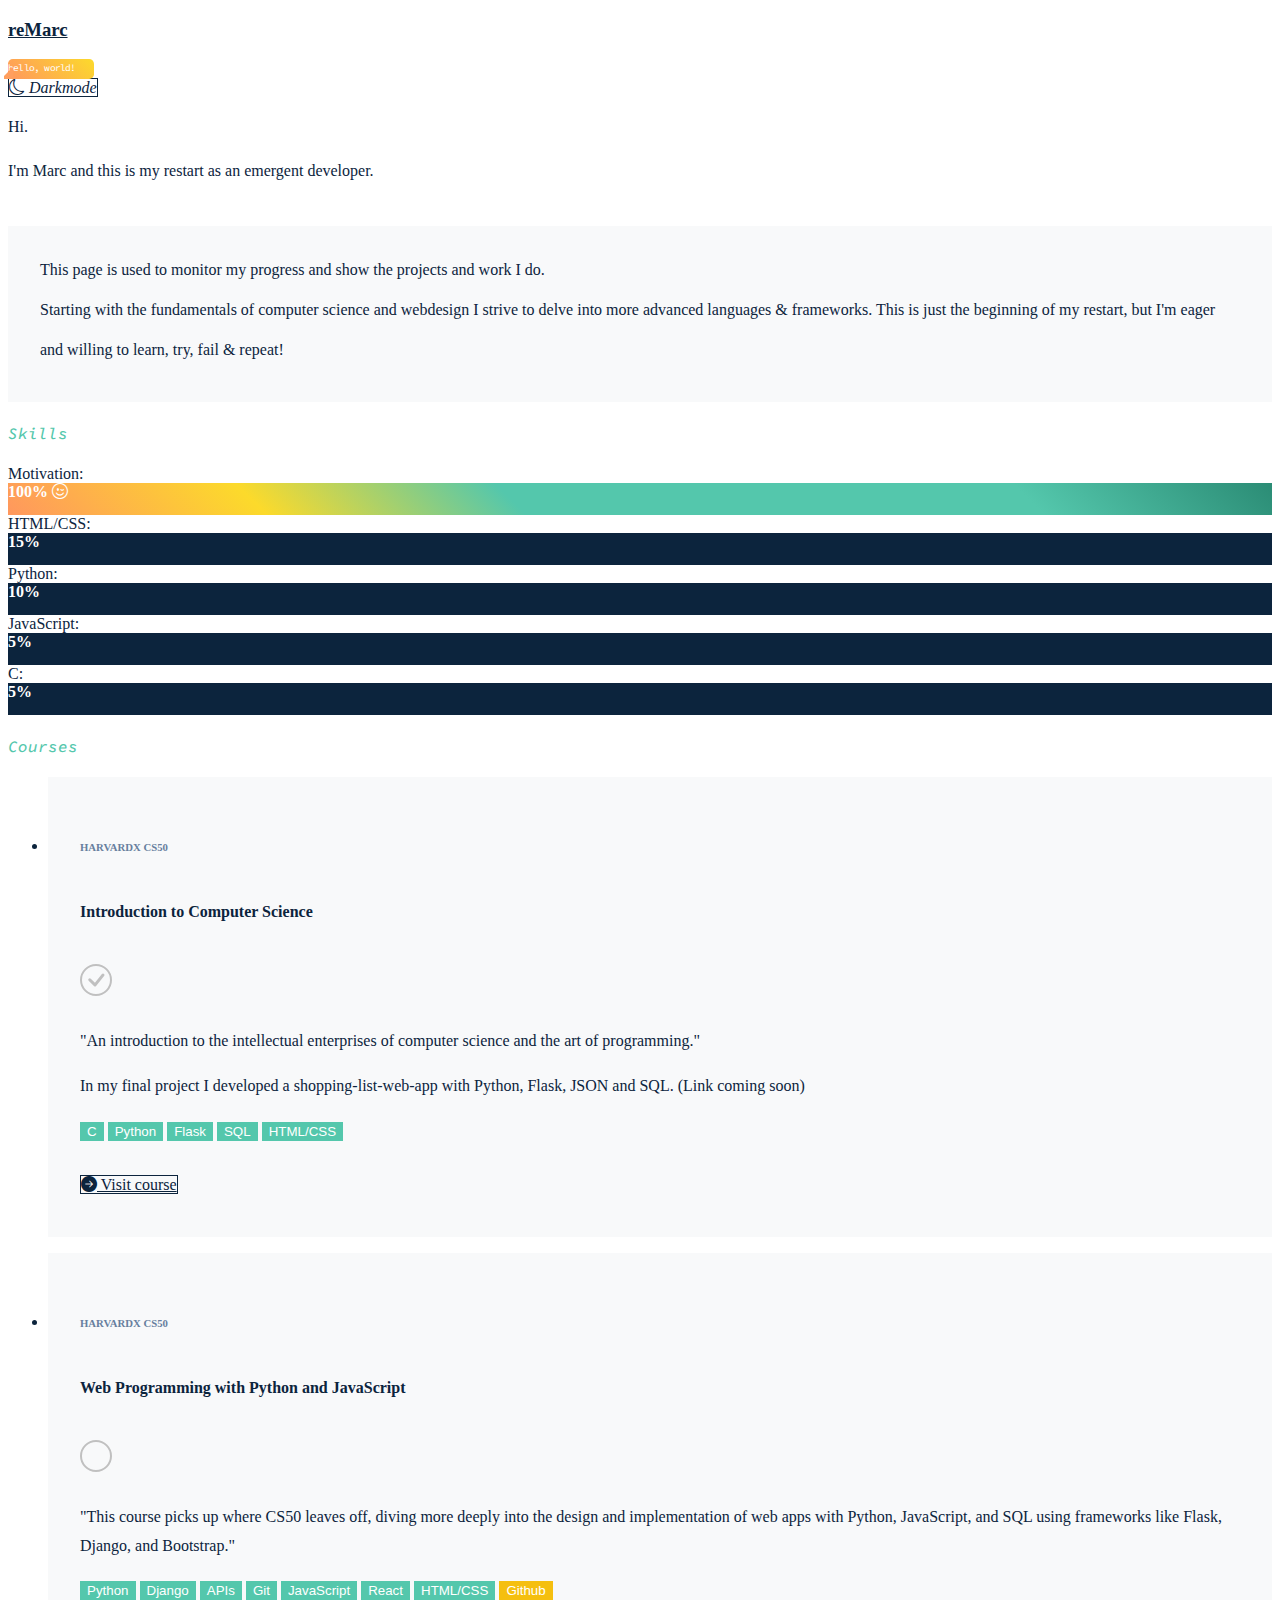
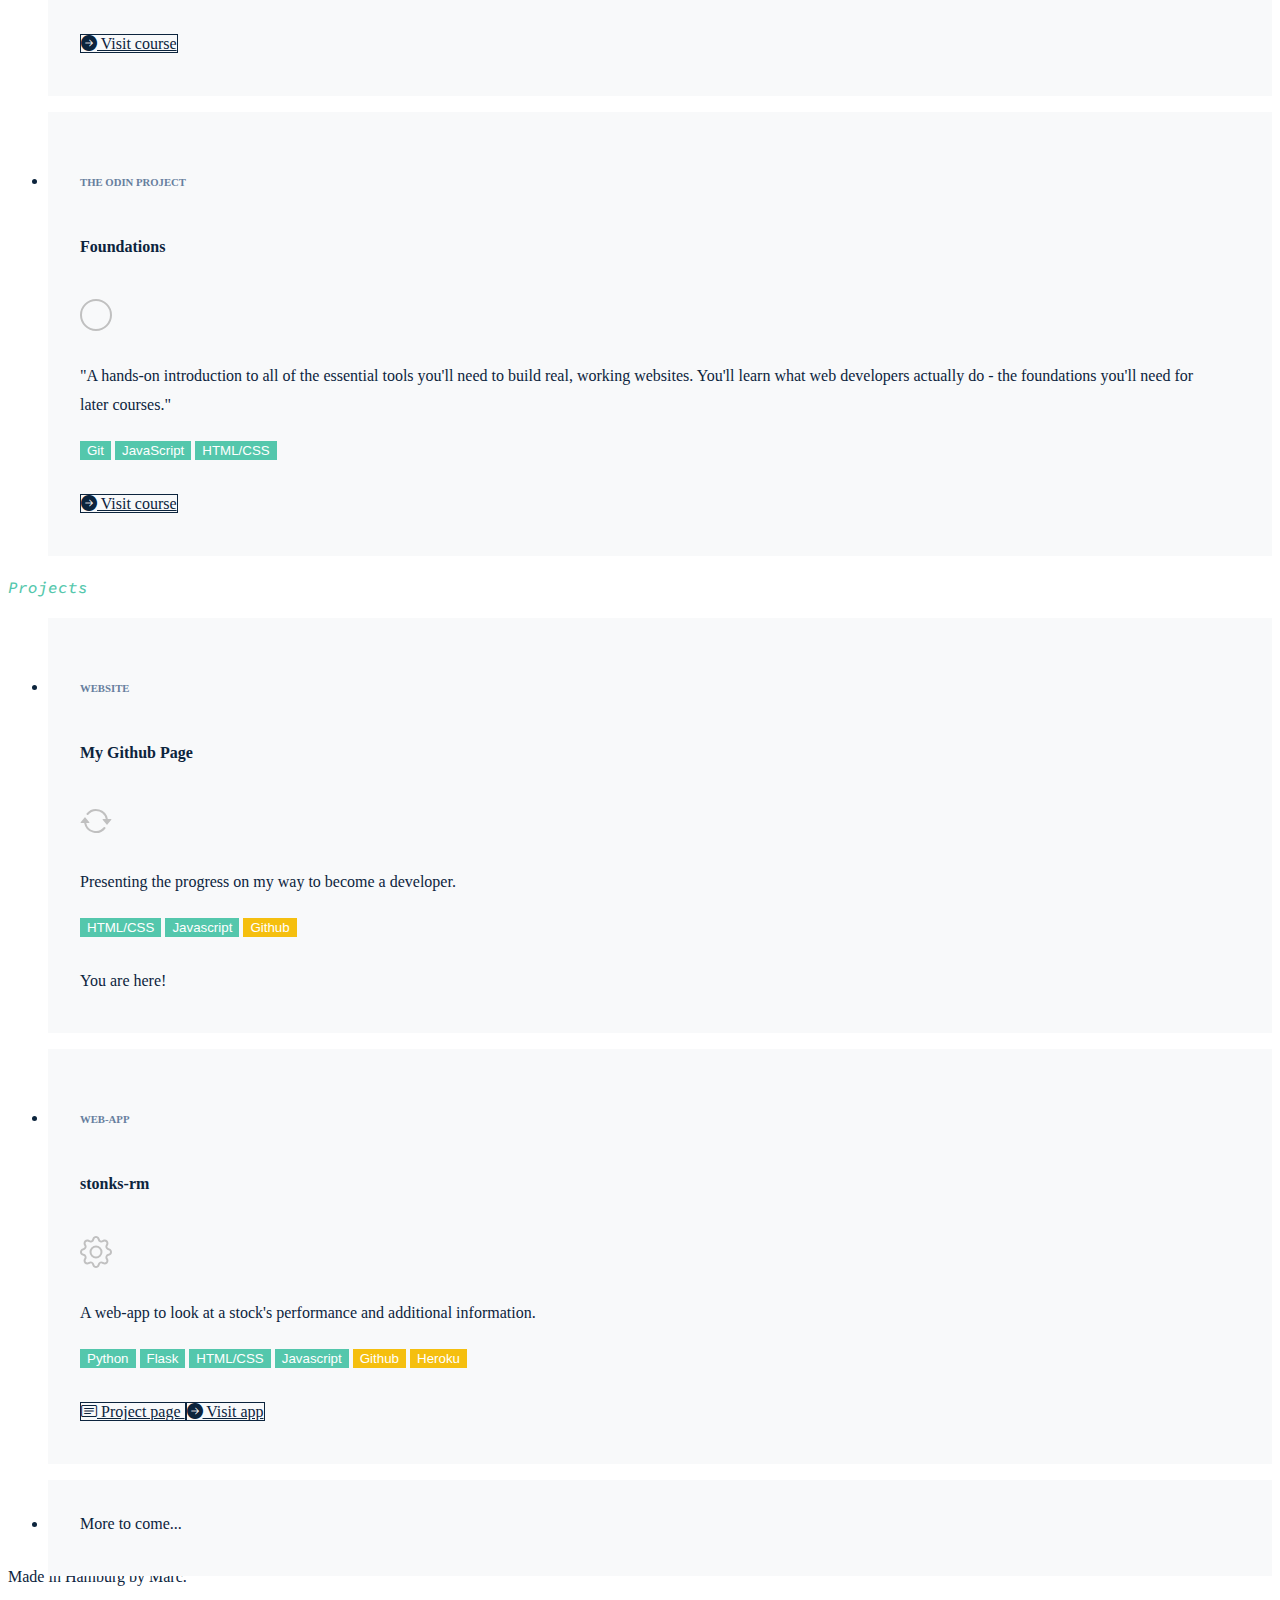
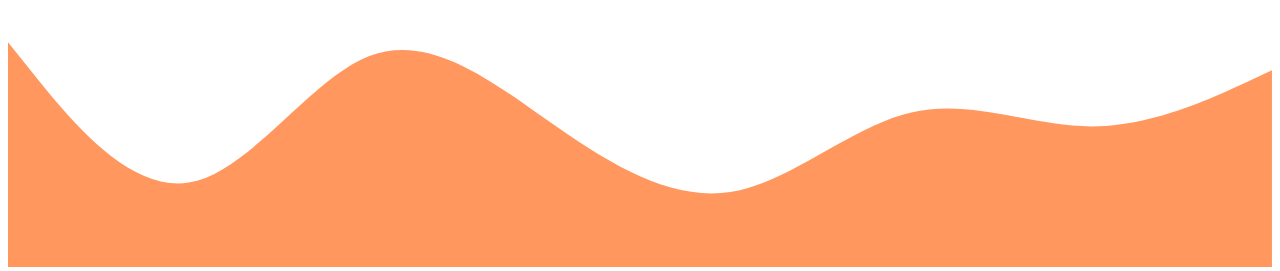
<file: index-en.html>
<!DOCTYPE html>
<html lang="en">
    <head>
        <meta name="viewport" content="width=device-width, initial-scale=1.0">

        <link rel="icon" href="images/remarc-favicon.svg" sizes="any" type="image/svg+xml">

        <!-- include Bootstrap v4.6 -->
        <link rel="stylesheet" href="https://cdn.jsdelivr.net/npm/bootstrap@4.6.0/dist/css/bootstrap.min.css" integrity="sha384-B0vP5xmATw1+K9KRQjQERJvTumQW0nPEzvF6L/Z6nronJ3oUOFUFpCjEUQouq2+l" crossorigin="anonymous">
        <script src="https://code.jquery.com/jquery-3.5.1.slim.min.js" integrity="sha384-DfXdz2htPH0lsSSs5nCTpuj/zy4C+OGpamoFVy38MVBnE+IbbVYUew+OrCXaRkfj" crossorigin="anonymous"></script>
        <script src="https://cdn.jsdelivr.net/npm/bootstrap@4.6.0/dist/js/bootstrap.bundle.min.js" integrity="sha384-Piv4xVNRyMGpqkS2by6br4gNJ7DXjqk09RmUpJ8jgGtD7zP9yug3goQfGII0yAns" crossorigin="anonymous"></script>
        
        <!-- include Bootstrap Icons -->
        <link rel="stylesheet" href="https://cdn.jsdelivr.net/npm/bootstrap-icons@1.4.0/font/bootstrap-icons.css">

        <!-- include web font "Source Code Pro" by Paul D. Hunt 
        <link rel="preconnect" href="https://fonts.gstatic.com"> 
        <link href="https://fonts.googleapis.com/css2?family=Source+Code+Pro:ital,wght@0,600;1,300&display=swap" rel="stylesheet">-->

        <link rel="preconnect" href="https://fonts.gstatic.com"> 
        <link href="https://fonts.googleapis.com/css2?family=Source+Code+Pro:ital,wght@0,300;0,500;0,900;1,300&display=swap" rel="stylesheet">


        <!-- include own CSS-Variations -->
        <link rel="stylesheet" href="style.css">



        <title>reMarc on Github</title>
    </head>
    <body>
        <div id="page-container">
        <!-- Navigation bar -->
        <nav class="navbar navbar-expand-sm">
            <a href="index.html" class="navbar-brand"><h3>reMarc</h3></a>
            <div class="mt-n4 collapse navbar-collapse">
                <div class="speech-bubble text-center">
                    <span class="px-1">hello, world!</span>
                </div>
            </div>
            <!-- Nightmode toggle (for function, see bottom)-->   
            <a class="btn btn-primary font-weight-bold btn-sm" id="nightmode"><i class="bi bi-moon"> Darkmode</i></a>
            
        </nav>
        <!-- Funky headline-->

        <div class="container mt-5 text-center" style="padding-bottom:1.5rem;">
            <p class="display-1 hgrad">
                Hi.
            </p>
            <p class="display-4 hgrad2">
                I'm Marc and this is my restart as an emergent developer.
            </p>            
        </div>

        
        <!-- Intro -->
        
        <div class="container mt-5 lead list-group-item p-4 text-justify">
            This page is used to monitor my progress and show the projects and work I do.
            <br>
            Starting with the fundamentals of computer science and webdesign I strive to delve into more advanced languages & frameworks.            
            This is just the beginning of my restart, but I'm eager and willing to learn, try, fail & repeat!
        </div>


        <!-- Skills -->
        <div class="container mt-5">
            <h4 class="pb-3 h-code">Skills</h4>
            <section class="container row">
                <span class="col-xl-1 mt-2 font-weight-bold">Motivation:</span>
                <div class="col skillsgrad rounded-pill mt-1 ml-4 text-right pt-1 pr-2" >
                    100% <i class="bi bi-emoji-wink"></i>
                </div>
            </section>   
            <section class="container row mt-2">
                <span class="col-xl-1 mt-2 font-weight-bold">HTML/CSS:</span>
                <div class="skills1 rounded-pill mt-1 ml-4 text-right pt-1 pr-2" style="min-width:15%">
                    15%
                </div>
            </section>    
            <section class="container row mt-2">
                <span class="col-xl-1 mt-2 font-weight-bold">Python:</span>
                <div class="skills2 rounded-pill mt-1 ml-4 text-right pt-1 pr-2" style="min-width:10%">
                    10%
                </div>
                
            </section>    
            <section class="container row mt-2">
                <span class="col-xl-1 mt-2 font-weight-bold">JavaScript:</span>
                <div class="skills3 rounded-pill mt-1 ml-4 text-right pt-1 pr-2" style="min-width:6%">
                    5%
                </div>
                
            </section>   
            <section class="container row mt-2">
                <span class="col-xl-1 mt-2 font-weight-bold">C:</span>
                <div class="skills3 rounded-pill mt-1 ml-4 text-right pt-1 pr-2" style="min-width:6%">
                    5%
                </div>
                
            </section>   
        </div>


        <!-- Main content -->
        
        <div class="container mt-5 pt-2">

            <div class="row">

                <!-- Courses -->
                <div class="col-sm px-3 pt-3">
                    <h4 class="pb-3 h-code">Courses</h4>
                    <ul class="list-group">
                        <li class="list-group-item">
                            <div class="row">
                                <div class="col-10">
                                    <h6>HarvardX CS50</h6>
                                    <h4 class="items">
                                        Introduction to Computer Science
                                    </h4>
                                </div>

                                <div class="col-2 d-flex justify-content-end">
                                    <svg xmlns="http://www.w3.org/2000/svg" width="32" height="32" fill="currentColor" class="bi bi-check-circle mr-n4" viewBox="0 0 16 16">
                                        <path d="M8 15A7 7 0 1 1 8 1a7 7 0 0 1 0 14zm0 1A8 8 0 1 0 8 0a8 8 0 0 0 0 16z"/>
                                        <path d="M10.97 4.97a.235.235 0 0 0-.02.022L7.477 9.417 5.384 7.323a.75.75 0 0 0-1.06 1.06L6.97 11.03a.75.75 0 0 0 1.079-.02l3.992-4.99a.75.75 0 0 0-1.071-1.05z"/>
                                    </svg>
                                </div>
                                <div class="col">

                                    <p class="border-left pl-3 text-muted text-justify">
                                        "An introduction to the intellectual enterprises of computer science and the art of programming."
                                    </p>           
                                    <p class="text-justify">
                                        In my final project I developed a shopping-list-web-app with Python, Flask, JSON and SQL. (Link coming soon)
                                    </p>                           
                                    <p>
                                        <button class="btn btn-language btn-sm rounded-pill"> C </button>
                                        <button class="btn btn-language btn-sm rounded-pill">Python</button>
                                        <button class="btn btn-language btn-sm rounded-pill">Flask</button>
                                        <button class="btn btn-language btn-sm rounded-pill">SQL</button>
                                        <button class="btn btn-language btn-sm rounded-pill">HTML/CSS</button>                                        

                                    </p>
                                </div>
                                
                            </div>
                            <div class="row float-right">
                                <a class="btn btn-primary btn-sm mt-1" href="https://cs50.harvard.edu/x/2021/">
                                    <i class="bi bi-arrow-right-circle-fill"></i> 
                                    Visit course
                                </a>
                            </div>
                        </li>
                        <li class="list-group-item">
                            <div class="row">
                                <div class="col-10">
                                    <h6>HarvardX CS50</h6>
                                    <h4 class="items">
                                        Web Programming with Python and JavaScript
                                    </h4>
                                </div>
                                <div class="col-2 d-flex justify-content-end">
                                    <svg xmlns="http://www.w3.org/2000/svg" width="32" height="32" fill="currentColor" class="bi bi-circle mr-n4" viewBox="0 0 16 16">
                                        <path d="M8 15A7 7 0 1 1 8 1a7 7 0 0 1 0 14zm0 1A8 8 0 1 0 8 0a8 8 0 0 0 0 16z"/>
                                        </svg>
                                </div>
                                <div class="col">
                                    <p class="border-left pl-3 text-muted text-justify">
                                        "This course picks up where CS50 leaves off, diving more deeply into the design and implementation of web apps with Python, JavaScript, and SQL using frameworks like Flask, Django, and Bootstrap."
                                    </p>
                                         
                                    <p>
                                        <button class="btn btn-language btn-sm rounded-pill">Python</button>
                                        <button class="btn btn-language btn-sm rounded-pill">Django</button>
                                        <button class="btn btn-language btn-sm rounded-pill">APIs</button>
                                        <button class="btn btn-language btn-sm rounded-pill">Git</button>
                                        <button class="btn btn-language btn-sm rounded-pill">JavaScript</button>
                                        <button class="btn btn-language btn-sm rounded-pill">React</button>
                                        <button class="btn btn-language btn-sm rounded-pill">HTML/CSS</button>
                                        <button class="btn btn-platform btn-sm rounded-pill">Github</button>                                    

                                    </p>                                                                  
                                    
                                </div>
                                
                            </div>
                            <div class="row float-right">                                
                                <a class="btn btn-primary btn-sm mt-1" href="https://cs50.harvard.edu/web/2020/">
                                    <i class="bi bi-arrow-right-circle-fill"></i> 
                                    Visit course
                                </a>
                            </div>
                        </li>
                        <li class="list-group-item">
                            <div class="row">
                                <div class="col-10">
                                    <h6>The Odin Project</h6>
                                    <h4 class="items">Foundations</h4>
                                </div>
                                <div class="col-2 d-flex justify-content-end">
                                    <svg xmlns="http://www.w3.org/2000/svg" width="32" height="32" fill="currentColor" class="bi bi-circle mr-n4" viewBox="0 0 16 16">
                                        <path d="M8 15A7 7 0 1 1 8 1a7 7 0 0 1 0 14zm0 1A8 8 0 1 0 8 0a8 8 0 0 0 0 16z"/>
                                        </svg>
                                </div>
                                <div class="col">
                                    <p class="border-left pl-3 text-muted text-justify">
                                        "A hands-on introduction to all of the essential tools you'll need to build real, working websites. You'll learn what web developers actually do - the foundations you'll need for later courses."
                                    </p>
                                    <p>                                        
                                        <button class="btn btn-language btn-sm rounded-pill">Git</button>
                                        <button class="btn btn-language btn-sm rounded-pill">JavaScript</button>
                                        <button class="btn btn-language btn-sm rounded-pill">HTML/CSS</button>                                        

                                    </p>    
                                    
                                </div>
                                
                            </div>
                            <div class="row float-right">                                                                       
                                <a class="btn btn-primary btn-sm mt-1" href="https://www.theodinproject.com">
                                    <i class="bi bi-arrow-right-circle-fill"></i> 
                                    Visit course
                                </a>                                
                            </div>
                        </li>
                    </ul>
                </div>




                
                <!-- Projects -->
                <div class="col-lg px-3 pt-3">
                    <h4 class="pb-3 h-code">Projects</h4>
                    <ul class="list-group">
                        <li class="list-group-item">
                            <div class="row">
                                <div class="col-10">
                                    <h6>Website</h6>
                                    <h4 class="items">My Github Page</h4>
                                </div>
                                <div class="col-2 d-flex justify-content-end">
                                    <svg xmlns="http://www.w3.org/2000/svg" width="32" height="32" fill="currentColor" class="bi bi-arrow-repeat ani mr-n4" viewBox="0 0 16 16">
                                        <path d="M11.534 7h3.932a.25.25 0 0 1 .192.41l-1.966 2.36a.25.25 0 0 1-.384 0l-1.966-2.36a.25.25 0 0 1 .192-.41zm-11 2h3.932a.25.25 0 0 0 .192-.41L2.692 6.23a.25.25 0 0 0-.384 0L.342 8.59A.25.25 0 0 0 .534 9z"/>
                                        <path fill-rule="evenodd" d="M8 3c-1.552 0-2.94.707-3.857 1.818a.5.5 0 1 1-.771-.636A6.002 6.002 0 0 1 13.917 7H12.9A5.002 5.002 0 0 0 8 3zM3.1 9a5.002 5.002 0 0 0 8.757 2.182.5.5 0 1 1 .771.636A6.002 6.002 0 0 1 2.083 9H3.1z"/>
                                      </svg>
                                </div>
                                <div class="col">
                                    <p class="text-justify">
                                        Presenting the progress on my way to become a developer.
                                    </p>
                                    <p>
                                        <button class="btn btn-language btn-sm rounded-pill">HTML/CSS</button>
                                        <button class="btn btn-language btn-sm rounded-pill">Javascript</button>  
                                        <button class="btn btn-platform btn-sm rounded-pill">Github</button>
                                    </p>
                                    
                                </div>
                                
                            </div>
                            <div class="row float-right text-muted"> 
                                    You are here!
                            </div>
                        </li> 
                        <li class="list-group-item">
                            <div class="row">                                
                                <div class="col-10">
                                    <h6>Web-App</h6>
                                    <h4 class="items">stonks-rm</h4>
                                </div>
                                <div class="col-2 d-flex justify-content-end">
                                    <svg xmlns="http://www.w3.org/2000/svg" width="32" height="32" fill="currentColor" class="bi bi-gear ani mr-n4" viewBox="0 0 16 16">
                                        <path d="M8 4.754a3.246 3.246 0 1 0 0 6.492 3.246 3.246 0 0 0 0-6.492zM5.754 8a2.246 2.246 0 1 1 4.492 0 2.246 2.246 0 0 1-4.492 0z"/>
                                        <path d="M9.796 1.343c-.527-1.79-3.065-1.79-3.592 0l-.094.319a.873.873 0 0 1-1.255.52l-.292-.16c-1.64-.892-3.433.902-2.54 2.541l.159.292a.873.873 0 0 1-.52 1.255l-.319.094c-1.79.527-1.79 3.065 0 3.592l.319.094a.873.873 0 0 1 .52 1.255l-.16.292c-.892 1.64.901 3.434 2.541 2.54l.292-.159a.873.873 0 0 1 1.255.52l.094.319c.527 1.79 3.065 1.79 3.592 0l.094-.319a.873.873 0 0 1 1.255-.52l.292.16c1.64.893 3.434-.902 2.54-2.541l-.159-.292a.873.873 0 0 1 .52-1.255l.319-.094c1.79-.527 1.79-3.065 0-3.592l-.319-.094a.873.873 0 0 1-.52-1.255l.16-.292c.893-1.64-.902-3.433-2.541-2.54l-.292.159a.873.873 0 0 1-1.255-.52l-.094-.319zm-2.633.283c.246-.835 1.428-.835 1.674 0l.094.319a1.873 1.873 0 0 0 2.693 1.115l.291-.16c.764-.415 1.6.42 1.184 1.185l-.159.292a1.873 1.873 0 0 0 1.116 2.692l.318.094c.835.246.835 1.428 0 1.674l-.319.094a1.873 1.873 0 0 0-1.115 2.693l.16.291c.415.764-.42 1.6-1.185 1.184l-.291-.159a1.873 1.873 0 0 0-2.693 1.116l-.094.318c-.246.835-1.428.835-1.674 0l-.094-.319a1.873 1.873 0 0 0-2.692-1.115l-.292.16c-.764.415-1.6-.42-1.184-1.185l.159-.291A1.873 1.873 0 0 0 1.945 8.93l-.319-.094c-.835-.246-.835-1.428 0-1.674l.319-.094A1.873 1.873 0 0 0 3.06 4.377l-.16-.292c-.415-.764.42-1.6 1.185-1.184l.292.159a1.873 1.873 0 0 0 2.692-1.115l.094-.319z"/>
                                      </svg>                                      
                                </div>
                                <div class="col">
                                    <!--<p class="text-muted">
                                        Logo:
                                        <img class="img-gray rounded p-1 mb-2" src="images/stonks-logo.gif" style="width:10rem; height:3rem">
                                    </p>-->
                                    <p class="text-justify">
                                        A web-app to look at a stock's performance and additional information.
                                    </p>
                                    
                                    <p>
                                        <button class="btn btn-language btn-sm rounded-pill">Python</button>
                                        <button class="btn btn-language btn-sm rounded-pill">Flask</button>
                                        <button class="btn btn-language btn-sm rounded-pill">HTML/CSS</button>
                                        <button class="btn btn-language btn-sm rounded-pill">Javascript</button>                                        
                                        <button class="btn btn-platform btn-sm rounded-pill">Github</button>
                                        <button class="btn btn-platform btn-sm rounded-pill">Heroku</button>
                                    </p>
                                                                        
                                </div>
                                
                            </div>
                            <div class="row float-right mt-1">
                                    <a class="btn btn-primary btn-sm mr-2" href="stonks.html">
                                        <i class="bi bi-card-text"></i>
                                        Project page
                                    </a>                                          
                                    <a class="btn btn-primary btn-sm" href="https://stonks-rm.herokuapp.com">
                                        <i class="bi bi-arrow-right-circle-fill"></i> 
                                        Visit app
                                    </a>            
                            </div>        
                                            
                        </li>                        
                        <li class="list-group-item">
                            More to come...
                        </li>
                    </ul>
                </div>
            </div>
        </div>
        
        <!-- Footer -->
        <footer class="footer">
            <div class="container text-center text-muted pt-4 mt-4 mb-n3">
                Made in Hamburg by Marc.
            </div>
            <svg xmlns="http://www.w3.org/2000/svg" viewBox="0 0 1440 320"><path fill="#FF975E" fill-opacity="1" d="M0,64L34.3,106.7C68.6,149,137,235,206,224C274.3,213,343,107,411,80C480,53,549,107,617,154.7C685.7,203,754,245,823,234.7C891.4,224,960,160,1029,144C1097.1,128,1166,160,1234,160C1302.9,160,1371,128,1406,112L1440,96L1440,320L1405.7,320C1371.4,320,1303,320,1234,320C1165.7,320,1097,320,1029,320C960,320,891,320,823,320C754.3,320,686,320,617,320C548.6,320,480,320,411,320C342.9,320,274,320,206,320C137.1,320,69,320,34,320L0,320Z"></path></svg>
        </footer>
    </div>


        <!-- Nightmode function -->
        <script>           
            $(document).ready(function(){
                if (localStorage.getItem('light') == undefined) {
                    localStorage.setItem('light', 'true');
                }

                if (localStorage.getItem('light') == 'false' ) {
                    $("body").toggleClass("night-body");
                    $(".navbar-brand").toggleClass("brand-night");
                    $(".btn-primary").toggleClass("btn-night");
                    $(".btn-primary:hover").toggleClass("btn-night:hover");
                    $(".list-group-item").toggleClass("list-night");
                    $(".skills1, .skills2, .skills3").toggleClass("skills-night");
                    $(".text-muted").toggleClass("muted-night");
                    if (on == 0) {
                        $(".bi-moon").replaceWith("<i class='bi bi-sun'> Lightmode</i>");
                        on++;
                    } else {
                        $(".bi-sun").replaceWith("<i class='bi bi-moon'> Darkmode</i>");
                        on--;
                    };                    
                }
            });
        </script>
        <script> 
            $(document).ready(function(){
                var on = 0;
                $("#nightmode").click(function(){
                    $("body").toggleClass("night-body");
                    $(".navbar-brand").toggleClass("brand-night");
                    $(".btn-primary").toggleClass("btn-night");
                    $(".btn-primary:hover").toggleClass("btn-night:hover");
                    $(".list-group-item").toggleClass("list-night");
                    $(".skills1, .skills2, .skills3").toggleClass("skills-night");
                    $(".text-muted").toggleClass("muted-night");
                    if (on == 0) {
                        $(".bi-moon").replaceWith("<i class='bi bi-sun'> Lightmode</i>");
                        on++;
                    } else {
                        $(".bi-sun").replaceWith("<i class='bi bi-moon'> Darkmode</i>");
                        on--;
                    };
                    if (localStorage.getItem('light') == 'true' ) { 
                        localStorage.setItem('light', 'false');
                    } else {
                        localStorage.setItem('light', 'true');
                    }

                });
            })
        </script>

    </body>


</html>
</file>
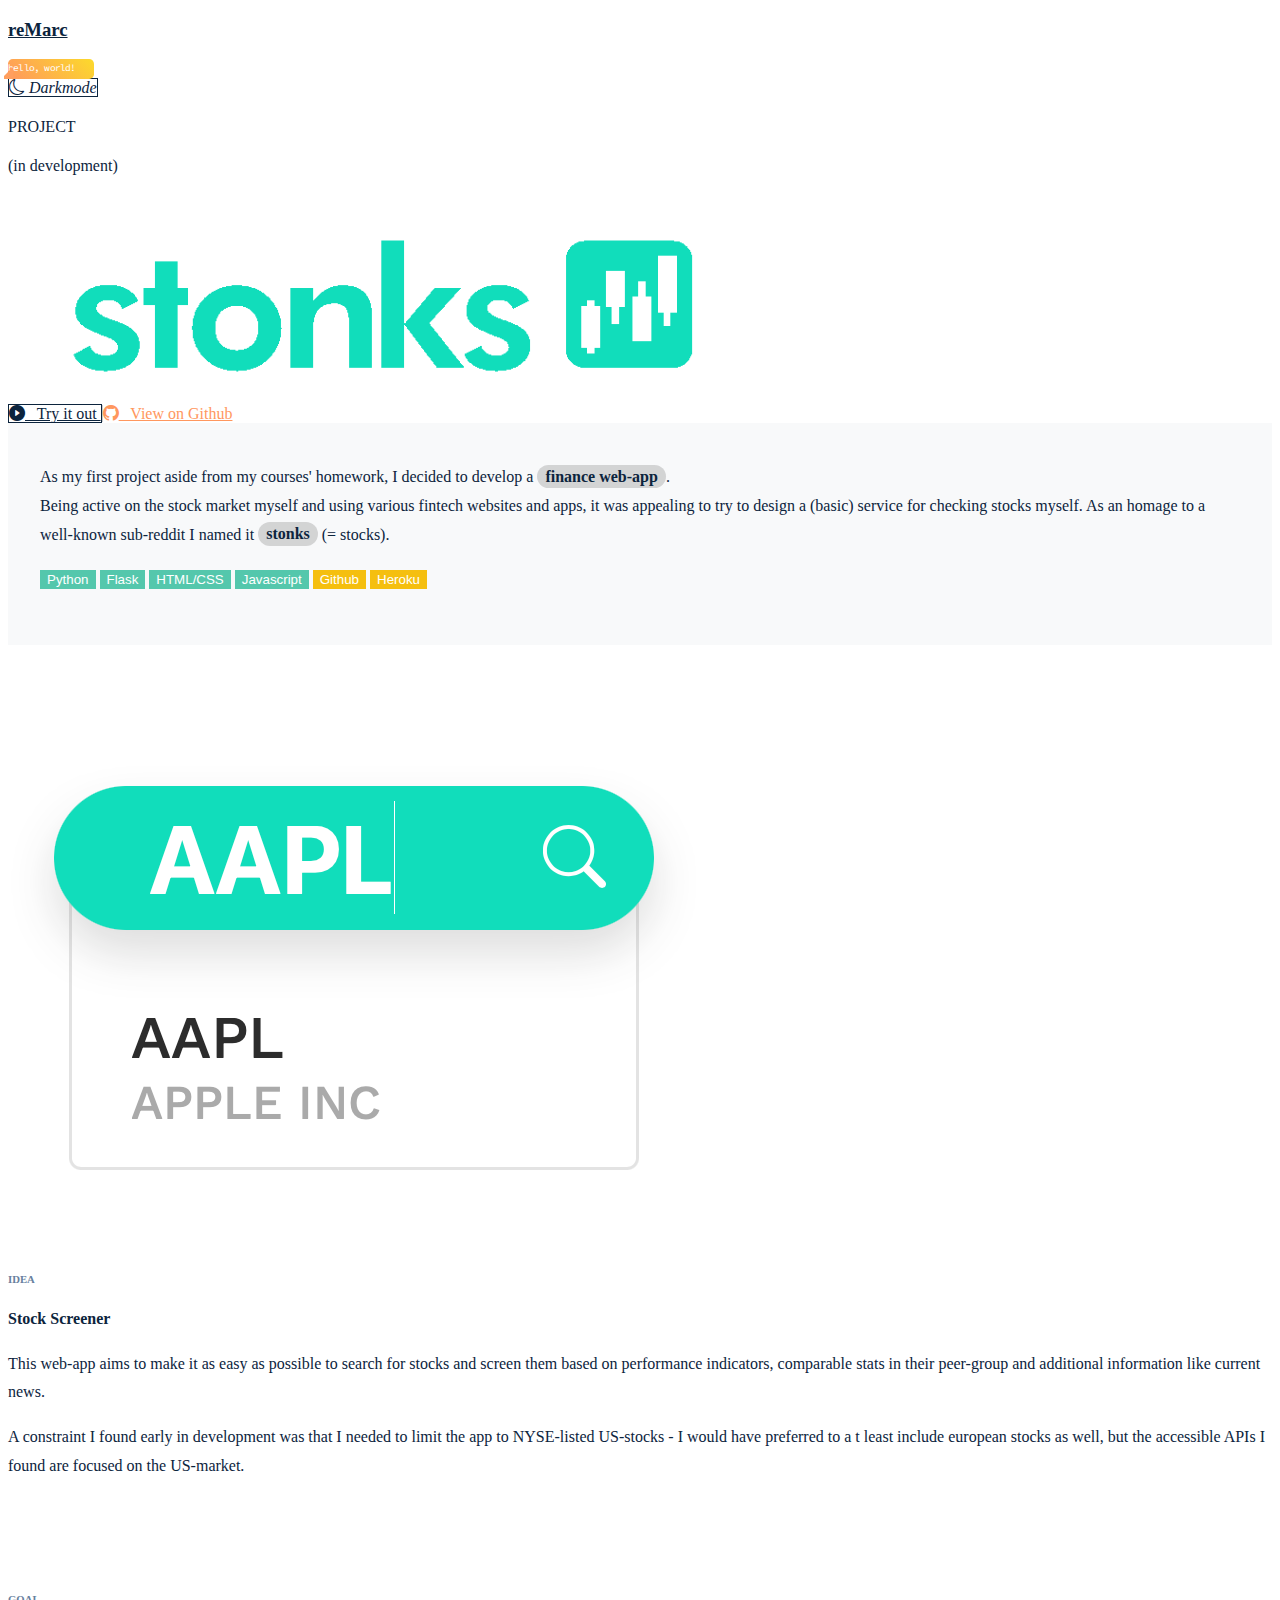
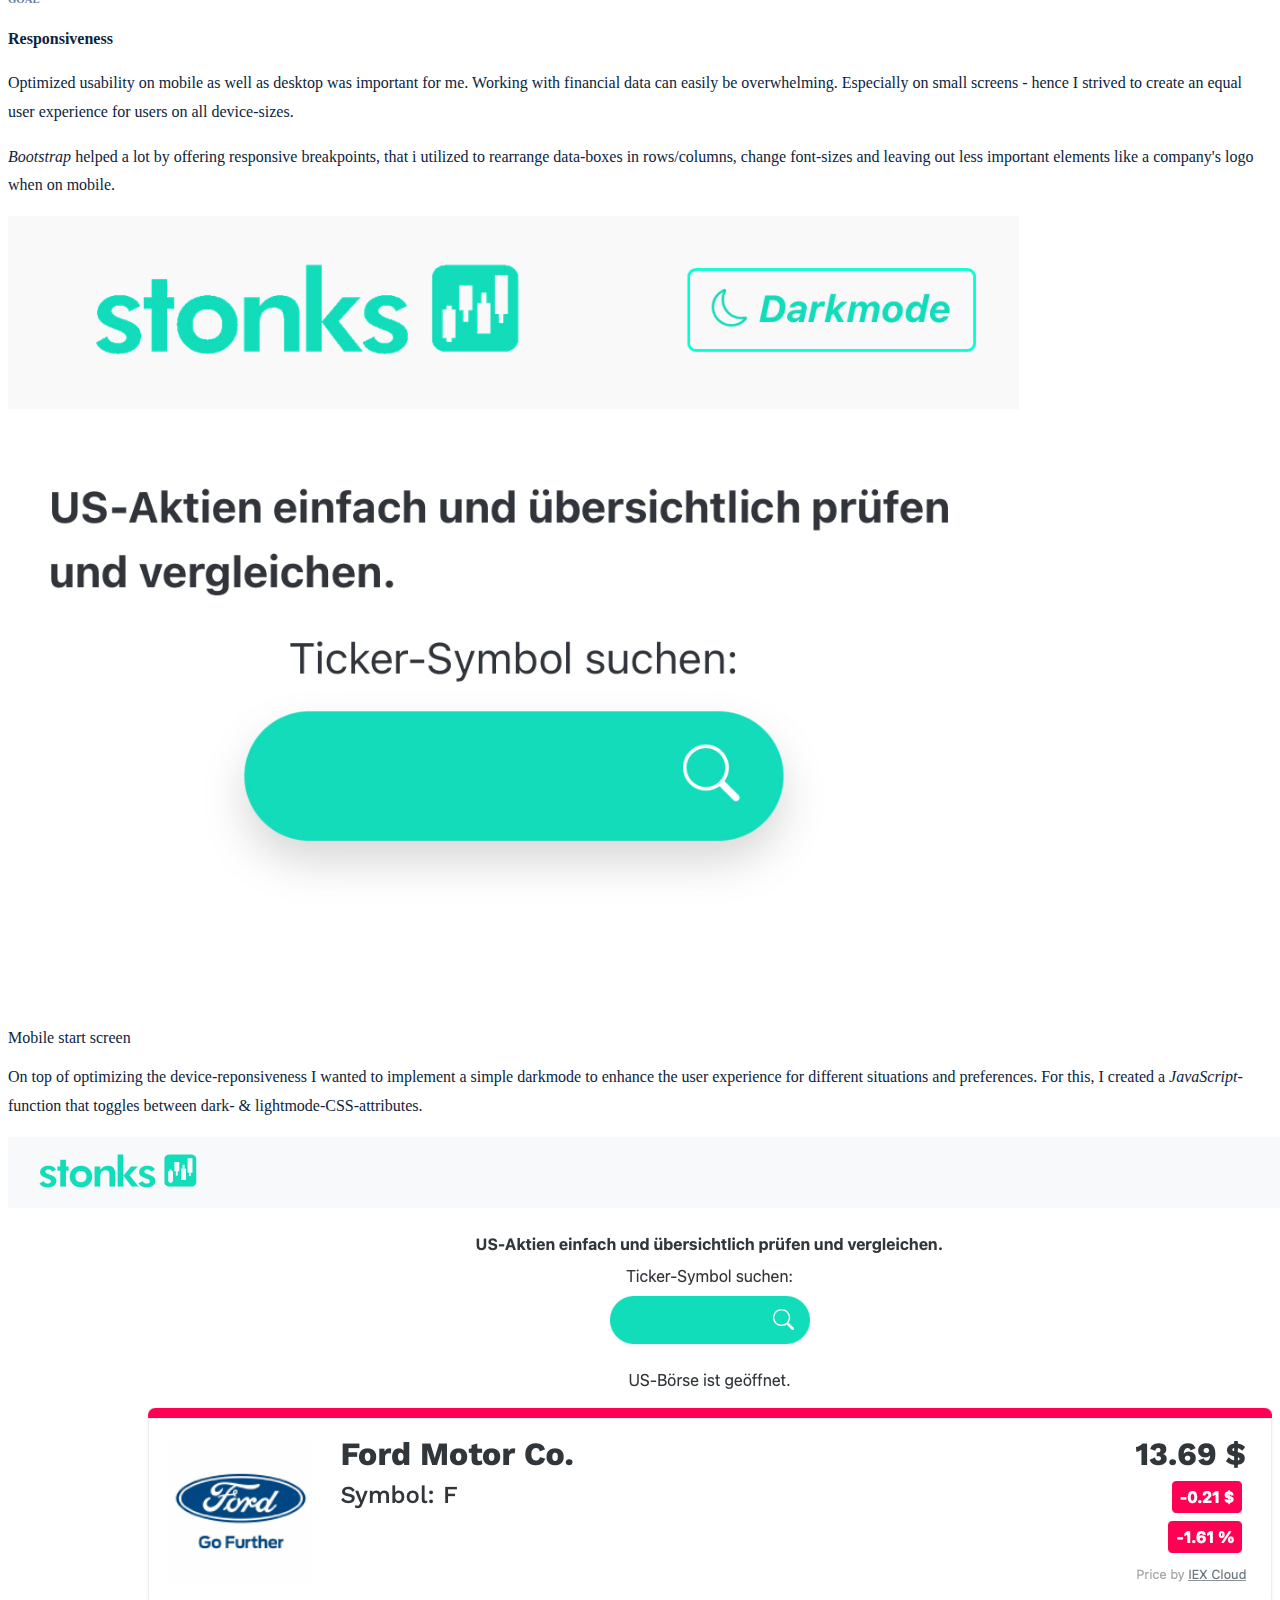
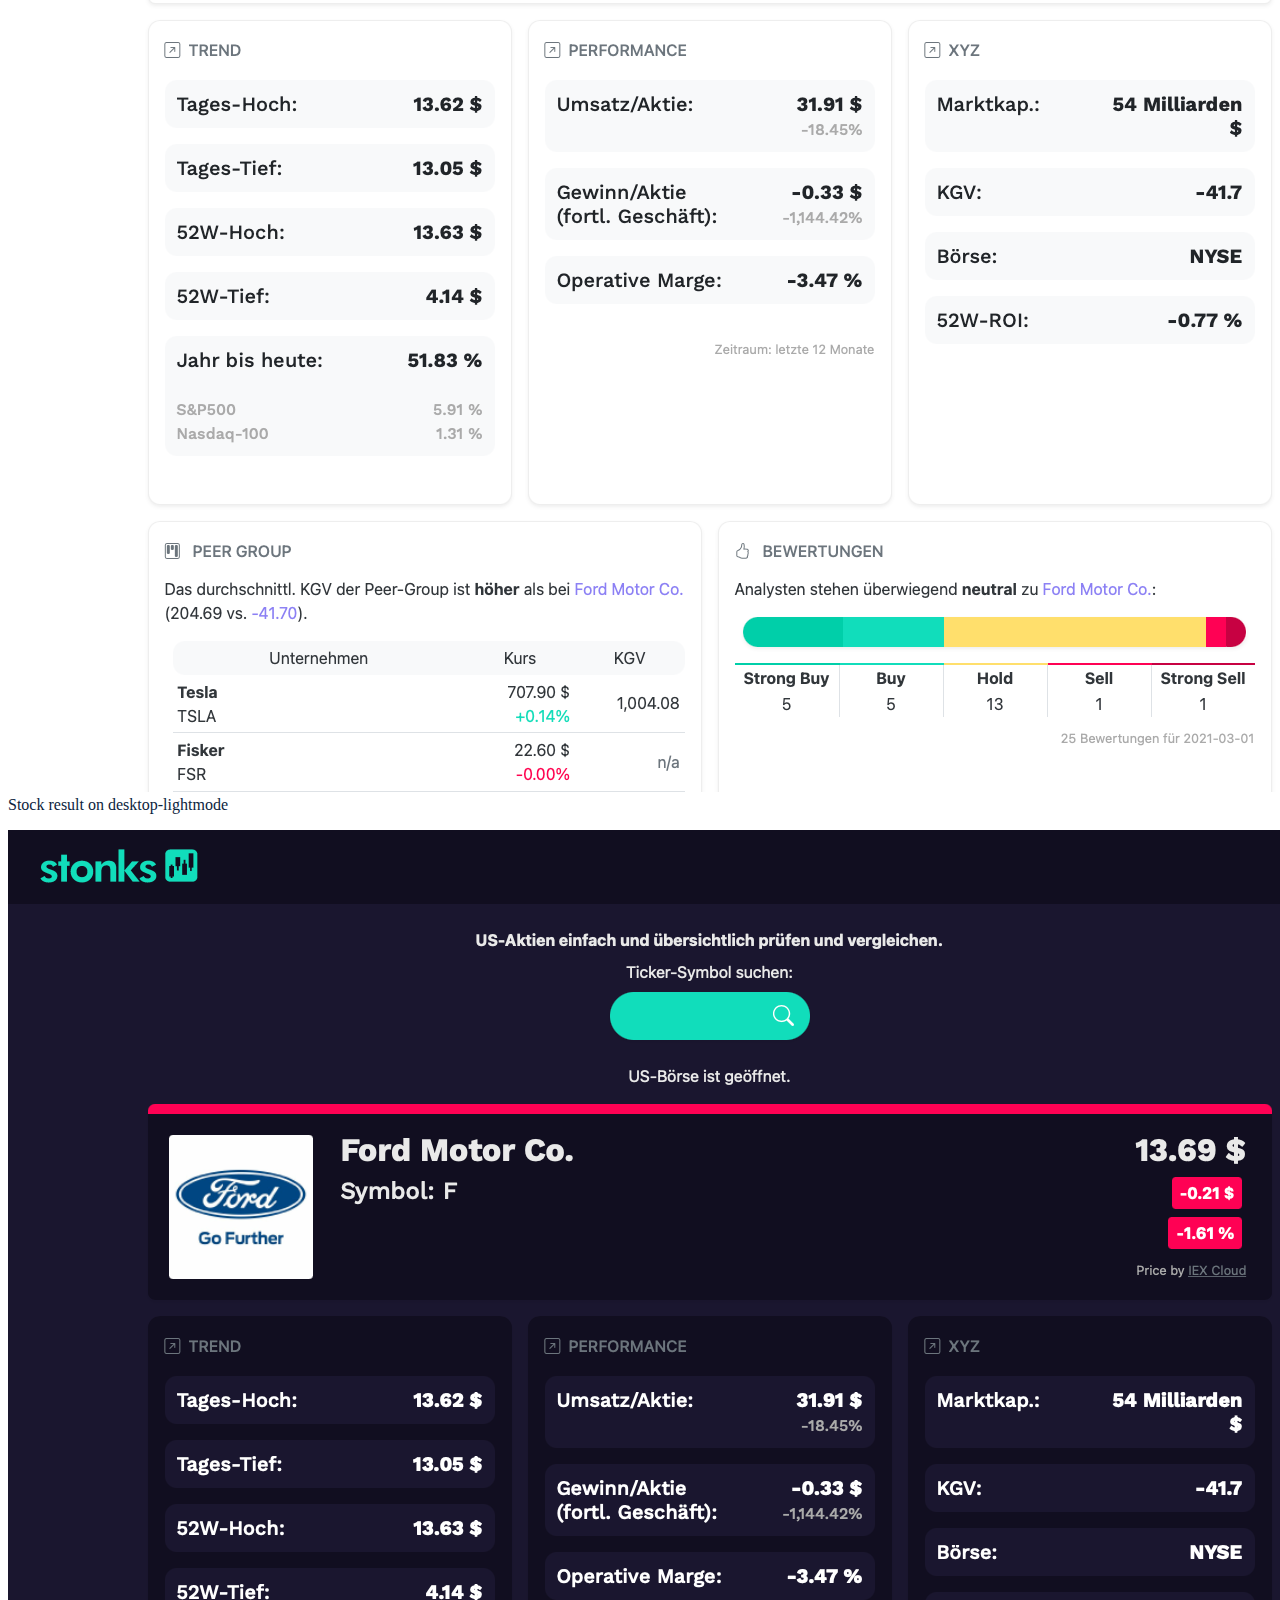
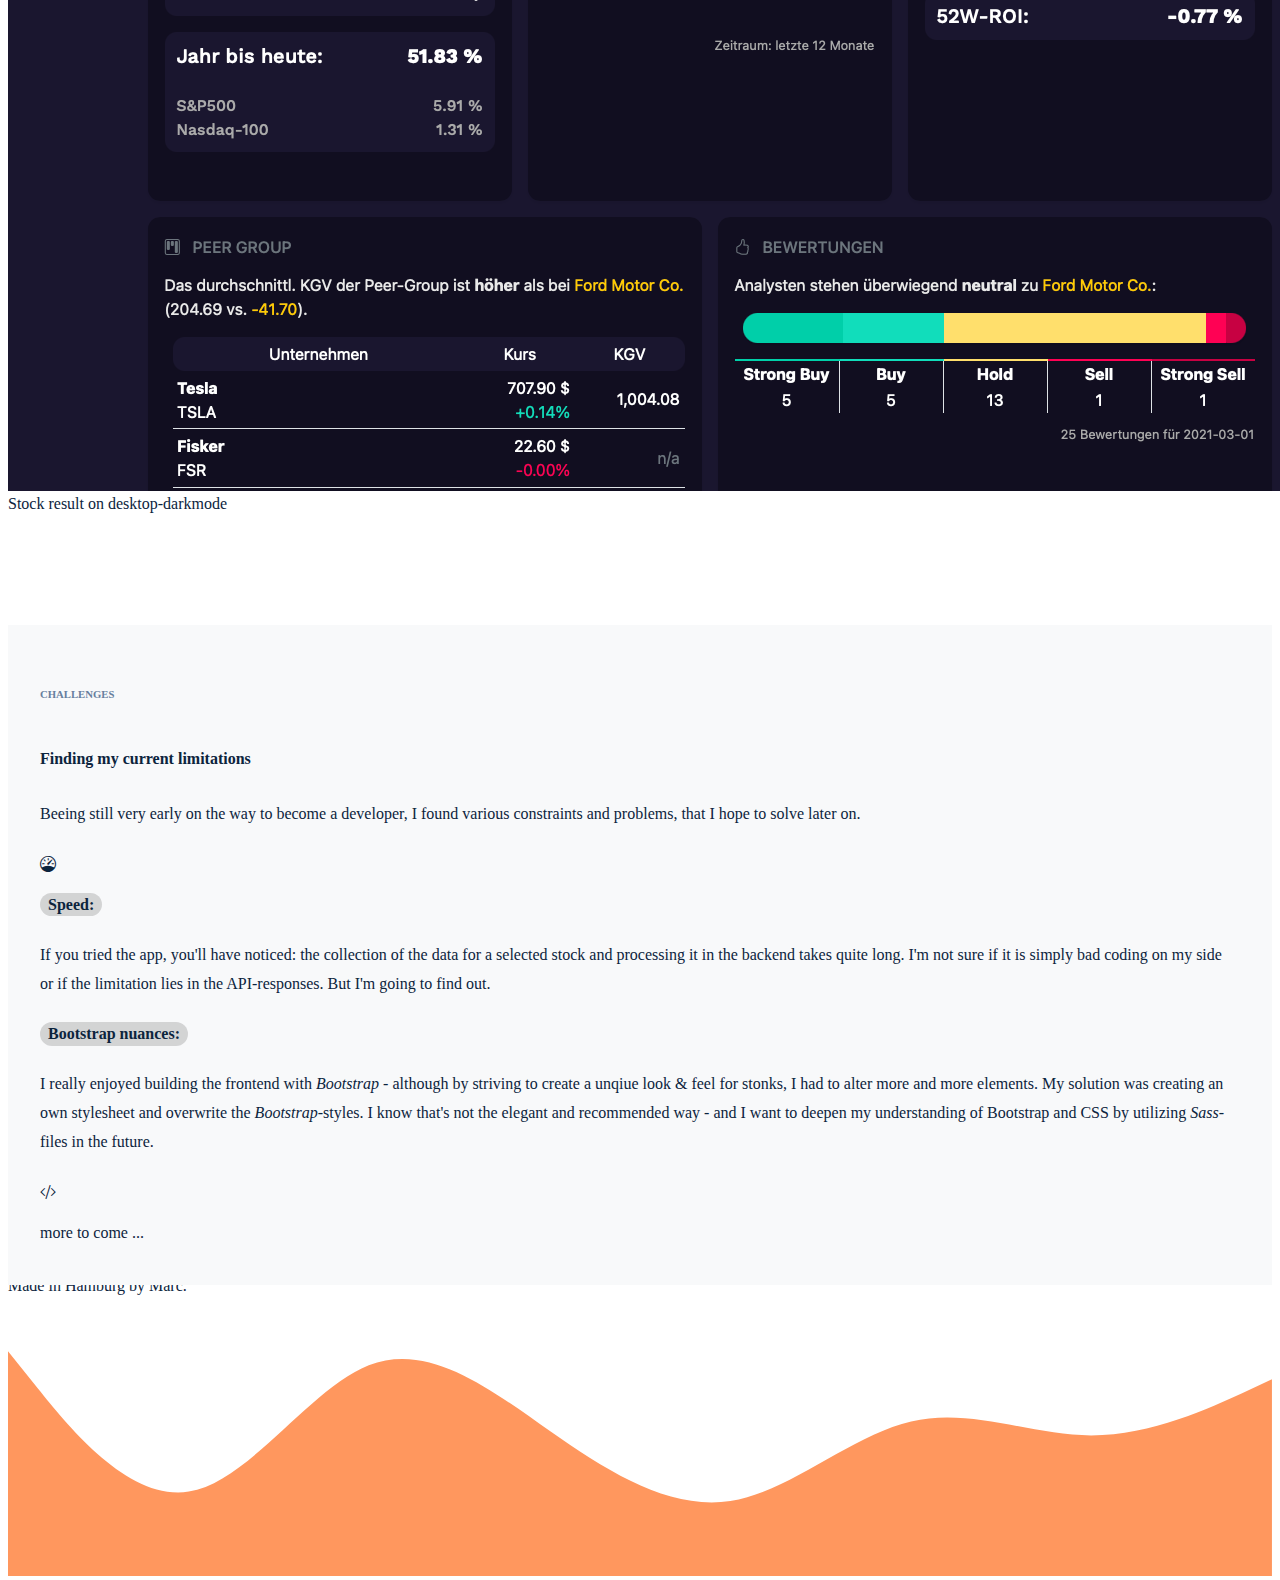
<file: stonks-en.html>
<!DOCTYPE html>
<html lang="en">
    <head>
        <meta name="viewport" content="width=device-width, initial-scale=1.0">

        <link rel="icon" href="images/remarc-favicon.svg" sizes="any" type="image/svg+xml">

        <!-- include Bootstrap v4.6 -->
        <link rel="stylesheet" href="https://cdn.jsdelivr.net/npm/bootstrap@4.6.0/dist/css/bootstrap.min.css" integrity="sha384-B0vP5xmATw1+K9KRQjQERJvTumQW0nPEzvF6L/Z6nronJ3oUOFUFpCjEUQouq2+l" crossorigin="anonymous">
        <script src="https://code.jquery.com/jquery-3.5.1.slim.min.js" integrity="sha384-DfXdz2htPH0lsSSs5nCTpuj/zy4C+OGpamoFVy38MVBnE+IbbVYUew+OrCXaRkfj" crossorigin="anonymous"></script>
        <script src="https://cdn.jsdelivr.net/npm/bootstrap@4.6.0/dist/js/bootstrap.bundle.min.js" integrity="sha384-Piv4xVNRyMGpqkS2by6br4gNJ7DXjqk09RmUpJ8jgGtD7zP9yug3goQfGII0yAns" crossorigin="anonymous"></script>
        
        <!-- include Bootstrap Icons -->
        <link rel="stylesheet" href="https://cdn.jsdelivr.net/npm/bootstrap-icons@1.4.0/font/bootstrap-icons.css">

        <!-- include web font "Source Code Pro" by Paul D. Hunt 
        <link rel="preconnect" href="https://fonts.gstatic.com"> 
        <link href="https://fonts.googleapis.com/css2?family=Source+Code+Pro:ital,wght@0,600;1,300&display=swap" rel="stylesheet">-->

        <link rel="preconnect" href="https://fonts.gstatic.com"> 
        <link href="https://fonts.googleapis.com/css2?family=Source+Code+Pro:ital,wght@0,300;0,500;0,900;1,300&display=swap" rel="stylesheet">


        <!-- include own CSS-Variations -->
        <link rel="stylesheet" href="style.css">



        <title>reMarc on Github</title>
    </head>
    <body>
    <div id="page-container">
        <!-- Navigation bar -->
        <nav class="navbar navbar-expand-sm">
            <a href="index.html" class="navbar-brand"><h3>reMarc</h3></a>
            <div class="mt-n4 collapse navbar-collapse">
                <div class="speech-bubble text-center">
                    <span class="px-1">hello, world!</span>
                </div>
            </div>
            <!-- Nightmode toggle (for function, see bottom)-->   
            <a class="btn btn-primary font-weight-bold btn-sm" id="nightmode"><i class="bi bi-moon"> Darkmode</i></a>
            
        </nav>
        <!-- Funky headline-->

        <div class="container mt-5 text-center">
            
            <p class="text-muted font-weight-bold h5">PROJECT</p>
            <span class="text-muted font-weight-bold h6">(in development)</span>
                                
            <!--<p class="display-1 hgrad">
                stonks-rm
            </p>-->
            <br>
            <br>
            <br>
            <img class="img-fuid" src="stonks/stonks-logo_r.gif" width="60%" height="60%">
            <div class="container">
                <div class="row justify-content-center align-items-center mt-4">
                    <a href="https://stonks-rm.herokuapp.com" target="_blank" class="btn btn btn-primary">
                        <i class="bi bi-play-circle-fill"></i>
                        &nbsp;
                        Try it out
                    </a>
                    <span class="mx-4" style="height:30px; border-left:1px solid #ccc"> </span>
                    
                    <a href="" target="_blank" class="btn btn btn-outline-secondary disabled">
                        <i class="bi bi-github"></i>
                        &nbsp;
                        View on Github
                    </a>
                </div>
            </div>
            
        </div>

        
        <!-- Intro -->
        
        <div class="container mt-5 lead list-group-item p-4 text-center">
            <p>
            As my first project aside from my courses' homework, I decided to develop a <strong>finance web-app</strong>.
            <br>
            Being active on the stock market myself and using various fintech websites and apps,
            
            it was appealing to try to design a (basic) service for checking stocks myself.
            
            As an homage to a well-known sub-reddit I named it <strong>stonks</strong> (= stocks).
            </p>
            <p class="pt-3"> 
                <button class="btn btn-language btn-sm rounded-pill">Python</button>
                <button class="btn btn-language btn-sm rounded-pill">Flask</button>
                <button class="btn btn-language btn-sm rounded-pill">HTML/CSS</button>
                <button class="btn btn-language btn-sm rounded-pill">Javascript</button>                                        
                <button class="btn btn-platform btn-sm rounded-pill">Github</button>
                <button class="btn btn-platform btn-sm rounded-pill">Heroku</button>
            </p>
        </div>

        

        <!-- Main content -->


        <div class="container mt-wide  text-justify"> 
            <div class="row">
                <div class="col-md">
                    <img class="img-fluid" id="searchfocus" src="stonks/search-focus.png">
                </div>
                <div class="col-md-8 px-4">
                    <h6>Idea</h6>
                    <h4>
                        Stock Screener
                    </h4>
                    <div class="pt-4">                        
                        <p>
                            This web-app aims to make it as easy as possible to search for stocks and screen them based on performance indicators, comparable stats in their peer-group and additional information like current news.
                        </p>     
                        <p>
                            A constraint I found early in development was that I needed to limit the app to NYSE-listed US-stocks - I would have preferred to a t least include european stocks as well, but the accessible APIs I found are focused on the US-market.
                        </p>                   
                    </div>
                </div>
                
            </div>
                
        </div>
        

        <div class="container mt-wide  text-justify"> 
            <div class="row">
                <div class="col-md-7 px-4">
                    <h6>Goal</h6>
                    <h4>
                        Responsiveness
                    </h4>
                    <p class="pt-4">
                        Optimized usability on mobile as well as desktop was important for me. Working with financial data can easily be overwhelming.
                        Especially on small screens - hence I strived to create an equal user experience for users on all device-sizes.
                    </p>
                    <p>
                        <i>Bootstrap</i> helped a lot by offering responsive breakpoints, that i utilized to rearrange data-boxes in rows/columns, change font-sizes and leaving out less important elements like a company's logo when on mobile.
                    </p>
                </div>
                <div class="col-md-5 p-4">
                    <figure class="figure"></figure>
                        <img class="img-fluid rounded-lg shadow" style="width:80%;" src="stonks/start-mobile_c.png">
                        <figcaption class="figure-caption pt-2 mb-4">Mobile start screen</figcaption>
                    </figure>
                </div>
            </div>
            
            <div class="row">    
                <div class="col-md-6 px-4 mt-n4">
                    <p>
                        On top of optimizing the device-reponsiveness I wanted to implement a simple darkmode to enhance the user experience for different situations and preferences. For this, I created a <i>JavaScript</i>-function that toggles between dark- & lightmode-CSS-attributes.
                    </p>
                </div>
            </div>
            <div class="row">  
                <div class="col-md-6 px-4">  
                    <figure class="figure"></figure>
                        <img class="img-fluid rounded-lg shadow"  src="stonks/result-example-desktop_Light.png">
                        <figcaption class="figure-caption pt-2 mb-4">Stock result on desktop-lightmode</figcaption>
                    </figure>
                </div> 
                <div class="col-md-6 px-4">  
                    <figure class="figure"></figure>
                        <img class="img-fluid rounded-lg shadow"  src="stonks/result-example-desktop_Dark.png">
                        <figcaption class="figure-caption pt-2 mb-4">Stock result on desktop-darkmode</figcaption>
                    </figure>
                </div> 
                                                
            </div>

        </div>
            
        <div class="container list-group-item mt-wide text-justify"> 
            <div class="row">
                <div class="col px-4">
                    <h6>Challenges</h6>
                    <h4>
                        Finding my current limitations
                    </h4>
                </div>
            </div>
            <div class="row">
                <div class="col p-4">                        
                    <p>
                        Beeing still very early on the way to become a developer, I found various constraints and problems, that I hope to solve later on.
                    </p>    
                        <div class="row mt-4">
                            <div class="col-md-2 mx-4 text-center display-2">      
                                <i class="bi bi-speedometer"></i>
                            </div>   
                            <div class="col">
                                <strong>Speed:</strong>
                                <p>
                                If you tried the app, you'll have noticed: the collection of the data for a selected stock and processing it in the backend takes quite long. 
                                I'm not sure if it is simply bad coding on my side or if the limitation lies in the API-responses. But I'm going to find out.
                                </p>
                            </div>
                        </div>
                    
                        <div class="row mt-4">
                           <div class="col">
                                
                                <strong>Bootstrap nuances:</strong>
                                <p>
                                I really enjoyed building the frontend with <i>Bootstrap</i> - although by striving to create a unqiue look & feel for stonks, I had to alter more and more elements.
                                My solution was creating an own stylesheet and overwrite the <i>Bootstrap</i>-styles. I know that's not the elegant and recommended way - 
                                and I want to deepen my understanding of Bootstrap and CSS by utilizing <i>Sass</i>-files in the future.
                                </p>
                            </div>
                            <div class="col-md-2 mx-4 text-center display-2">      
                                <i class="bi bi-code-slash"></i>
                            </div>     
                        </div>      
                </div>  
            </div>   

            <div class="row">   
                <div class="col p-4  text-center ">                 
                    more to come ...
                </div>
            </div>                  
                
        </div>

        <!--<div class="container mt-wide"> 
            <div class="row">
                <div class="col-md-8 px-4">
                    <h6>Goal</h6>
                    <h4>
                        Responsiveness
                    </h4>
                </div>
            </div>
            <div class="row">
                <div class="col-md-8 p-4">                        
                    <p>
                        Optimized usability on mobile as well as desktop was important for me. Working with financial data can easily be overwhelming.
                        Especially on small screens - hence i strived to create an equal user experience for users on all device-sizes.
                        Bootstrap helped a lot by offering responsive breakpoints, that i utilized to rearrange data-boxes in rows/columns, change font-sizes and leaving out less important elements like a company's logo when on mobile.
                    </p>
                    
                </div>
                    
                <div class="col-md-4">      
                    
                </div>                
            </div>   
            <div class="row">               


            </div>                  
                
        </div>-->

    </div>    
        <!-- Footer -->
        <footer class="footer">
            <div class="container text-center text-muted pt-4 mt-4 mb-n3">
                Made in Hamburg by Marc.
            </div>
            <svg xmlns="http://www.w3.org/2000/svg" viewBox="0 0 1440 320"><path fill="#FF975E" fill-opacity="1" d="M0,64L34.3,106.7C68.6,149,137,235,206,224C274.3,213,343,107,411,80C480,53,549,107,617,154.7C685.7,203,754,245,823,234.7C891.4,224,960,160,1029,144C1097.1,128,1166,160,1234,160C1302.9,160,1371,128,1406,112L1440,96L1440,320L1405.7,320C1371.4,320,1303,320,1234,320C1165.7,320,1097,320,1029,320C960,320,891,320,823,320C754.3,320,686,320,617,320C548.6,320,480,320,411,320C342.9,320,274,320,206,320C137.1,320,69,320,34,320L0,320Z"></path></svg>
        </footer>
        


        <!-- Nightmode function -->
        <script>           
            $(document).ready(function(){
                if (localStorage.getItem('light') == undefined) {
                    localStorage.setItem('light', 'true');
                }

                if (localStorage.getItem('light') == 'false' ) {
                    $("body").toggleClass("night-body");
                        $(".btn-primary").toggleClass("btn-night");
                        $(".btn-primary:hover").toggleClass("btn-night:hover");
                        $(".list-group-item").toggleClass("list-night");
                        $(".skills1, .skills2, .skills3").toggleClass("skills-night");
                        $(".text-muted").toggleClass("muted-night");
                        $(".navbar-brand").toggleClass("brand-night");
                        $(".bi-moon").replaceWith("<i class='bi bi-sun'> Lightmode</i>");
                        $("#searchfocus").replaceWith("<img class='img-fluid' id='searchfocus' src='stonks/search-focus_dark.png'>");
                                       
                }
            });
        </script>
        <script> 
            $(document).ready(function(){
                $("#nightmode").click(function(){
                    $("body").toggleClass("night-body");
                    $(".btn-primary").toggleClass("btn-night");
                    $(".btn-primary:hover").toggleClass("btn-night:hover");
                    $(".list-group-item").toggleClass("list-night");
                    $(".skills1, .skills2, .skills3").toggleClass("skills-night");
                    $(".text-muted").toggleClass("muted-night");
                    $(".navbar-brand").toggleClass("brand-night");
                    
                    if (localStorage.getItem('light') == 'true' ) { 
                        localStorage.setItem('light', 'false');
                        $(".bi-moon").replaceWith("<i class='bi bi-sun'> Lightmode</i>");
                        $("#searchfocus").replaceWith("<img class='img-fluid' id='searchfocus' src='stonks/search-focus_dark.png'>");
                    } else {
                        localStorage.setItem('light', 'true');
                        $(".bi-sun").replaceWith("<i class='bi bi-moon'> Darkmode</i>");
                        $("#searchfocus").replaceWith("<img class='img-fluid' id='searchfocus' src='stonks/search-focus.png'>");
                    }

                });
            })
        </script>

    </body>


</html>
</file>
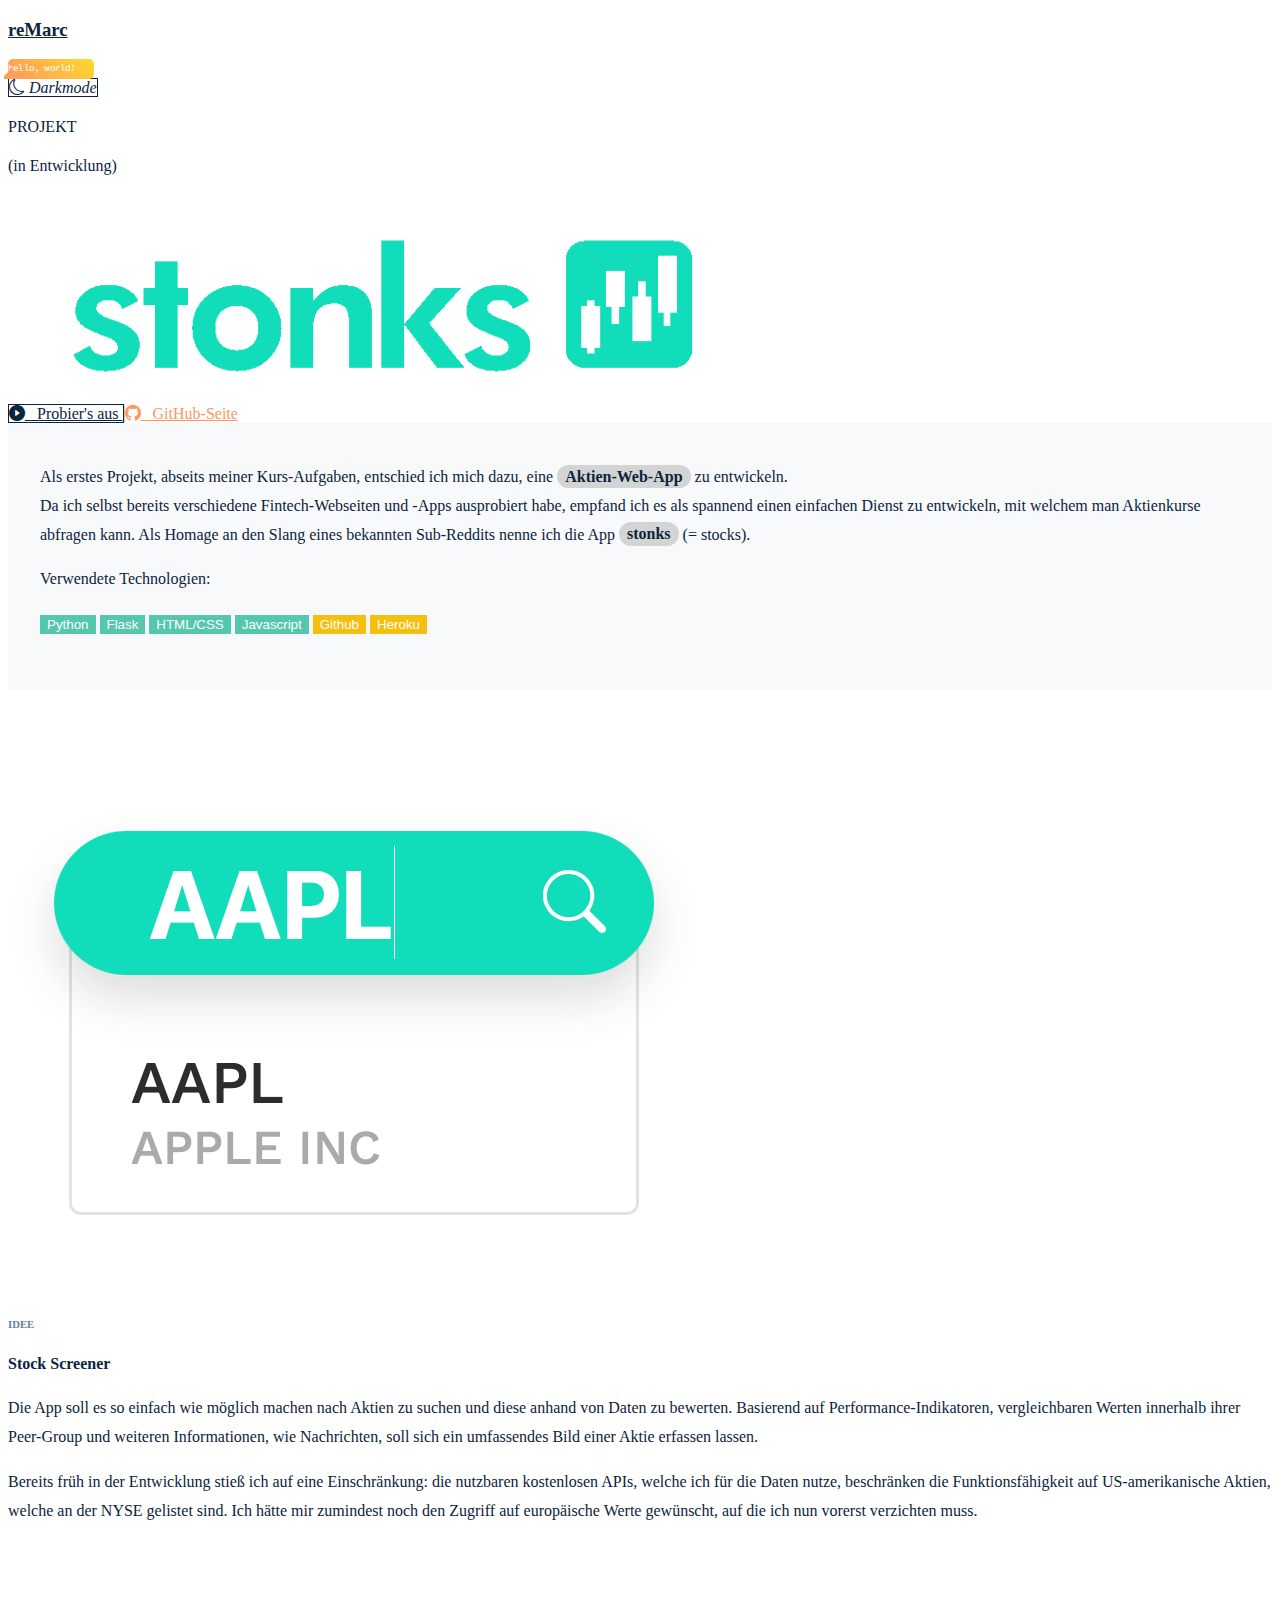
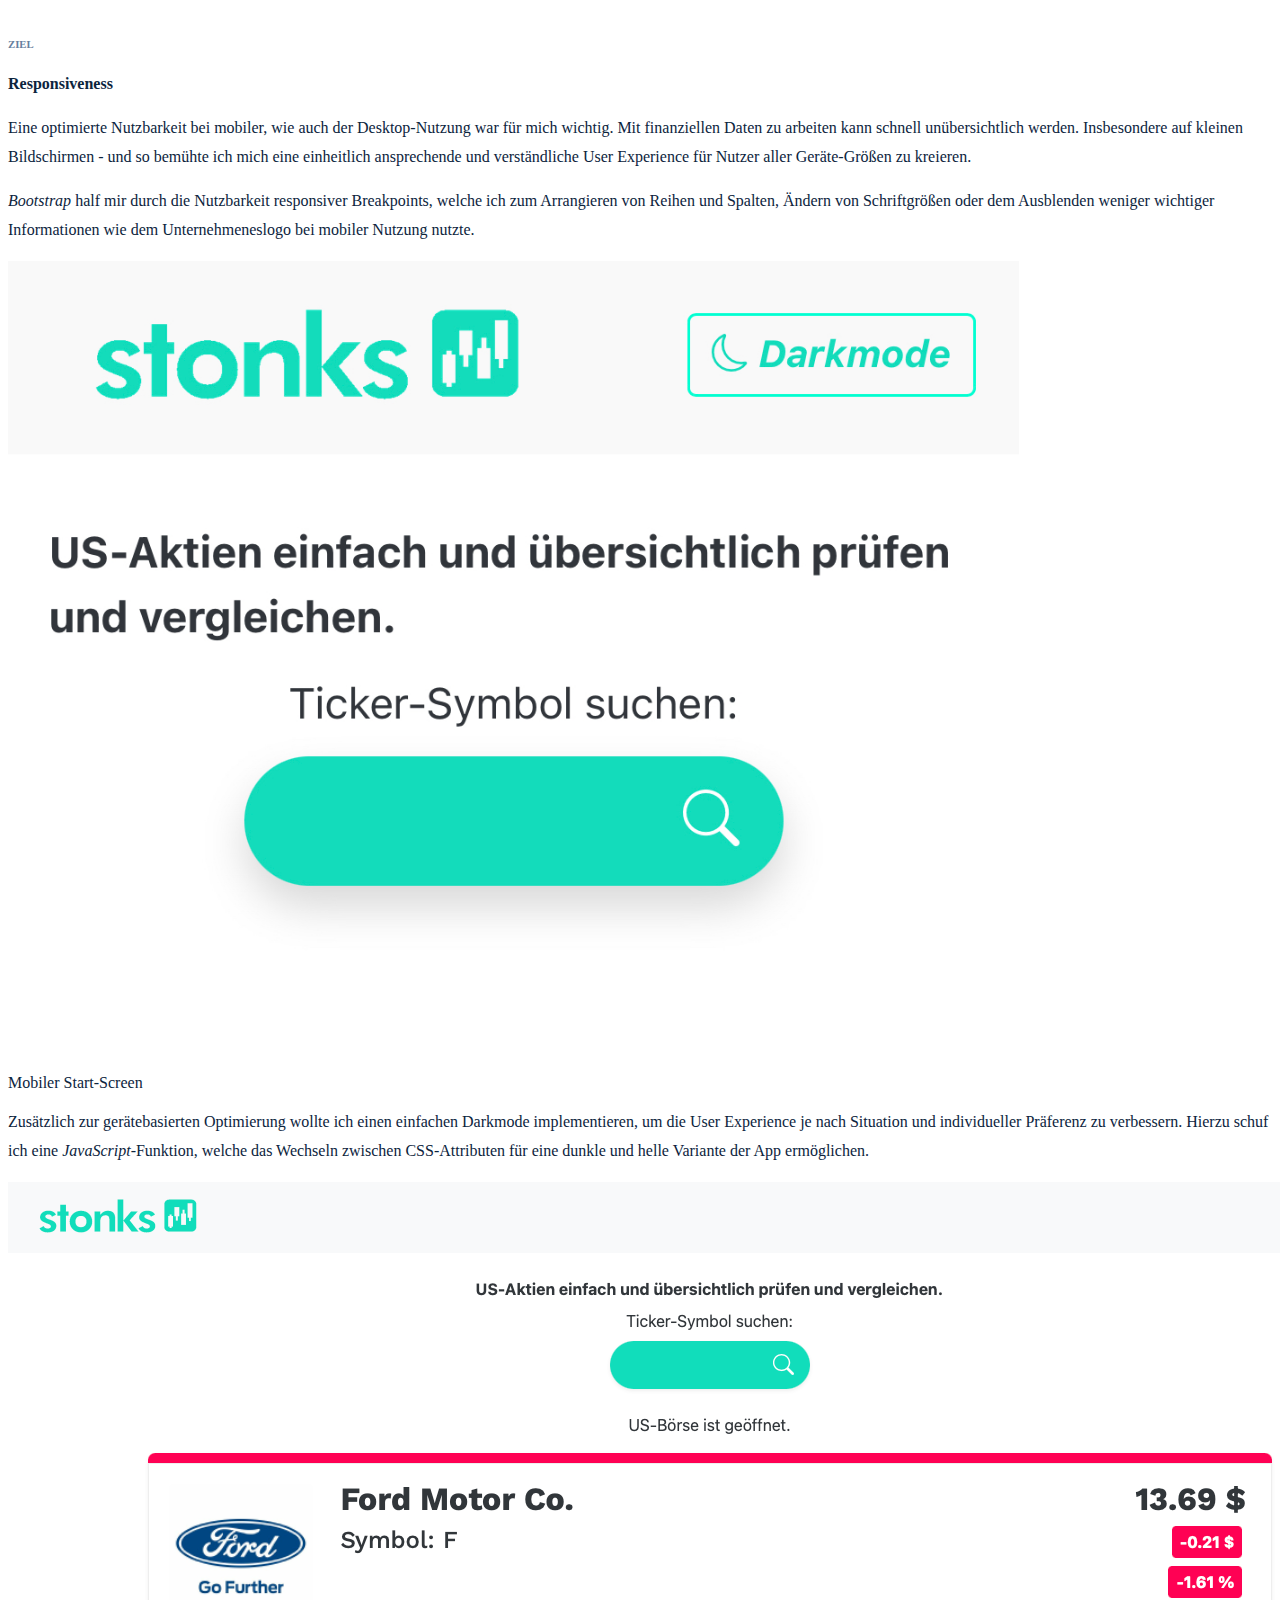
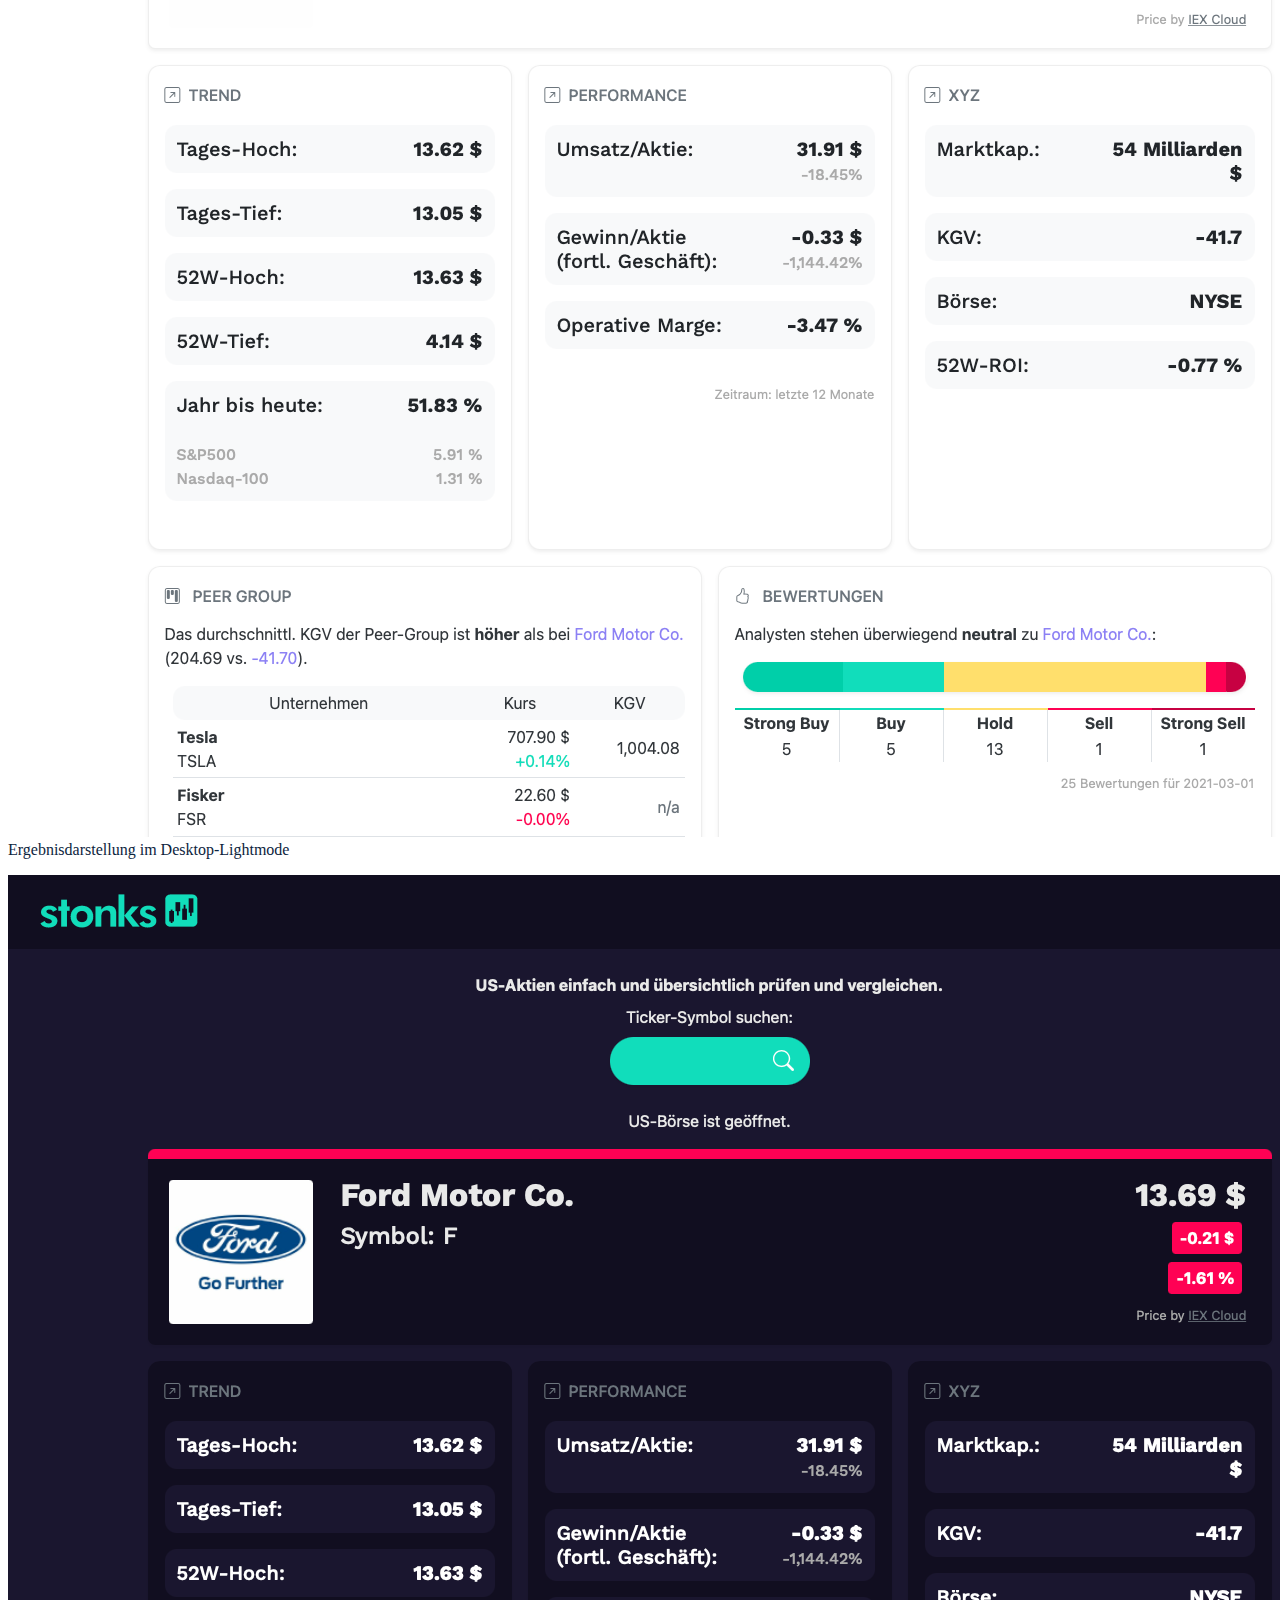
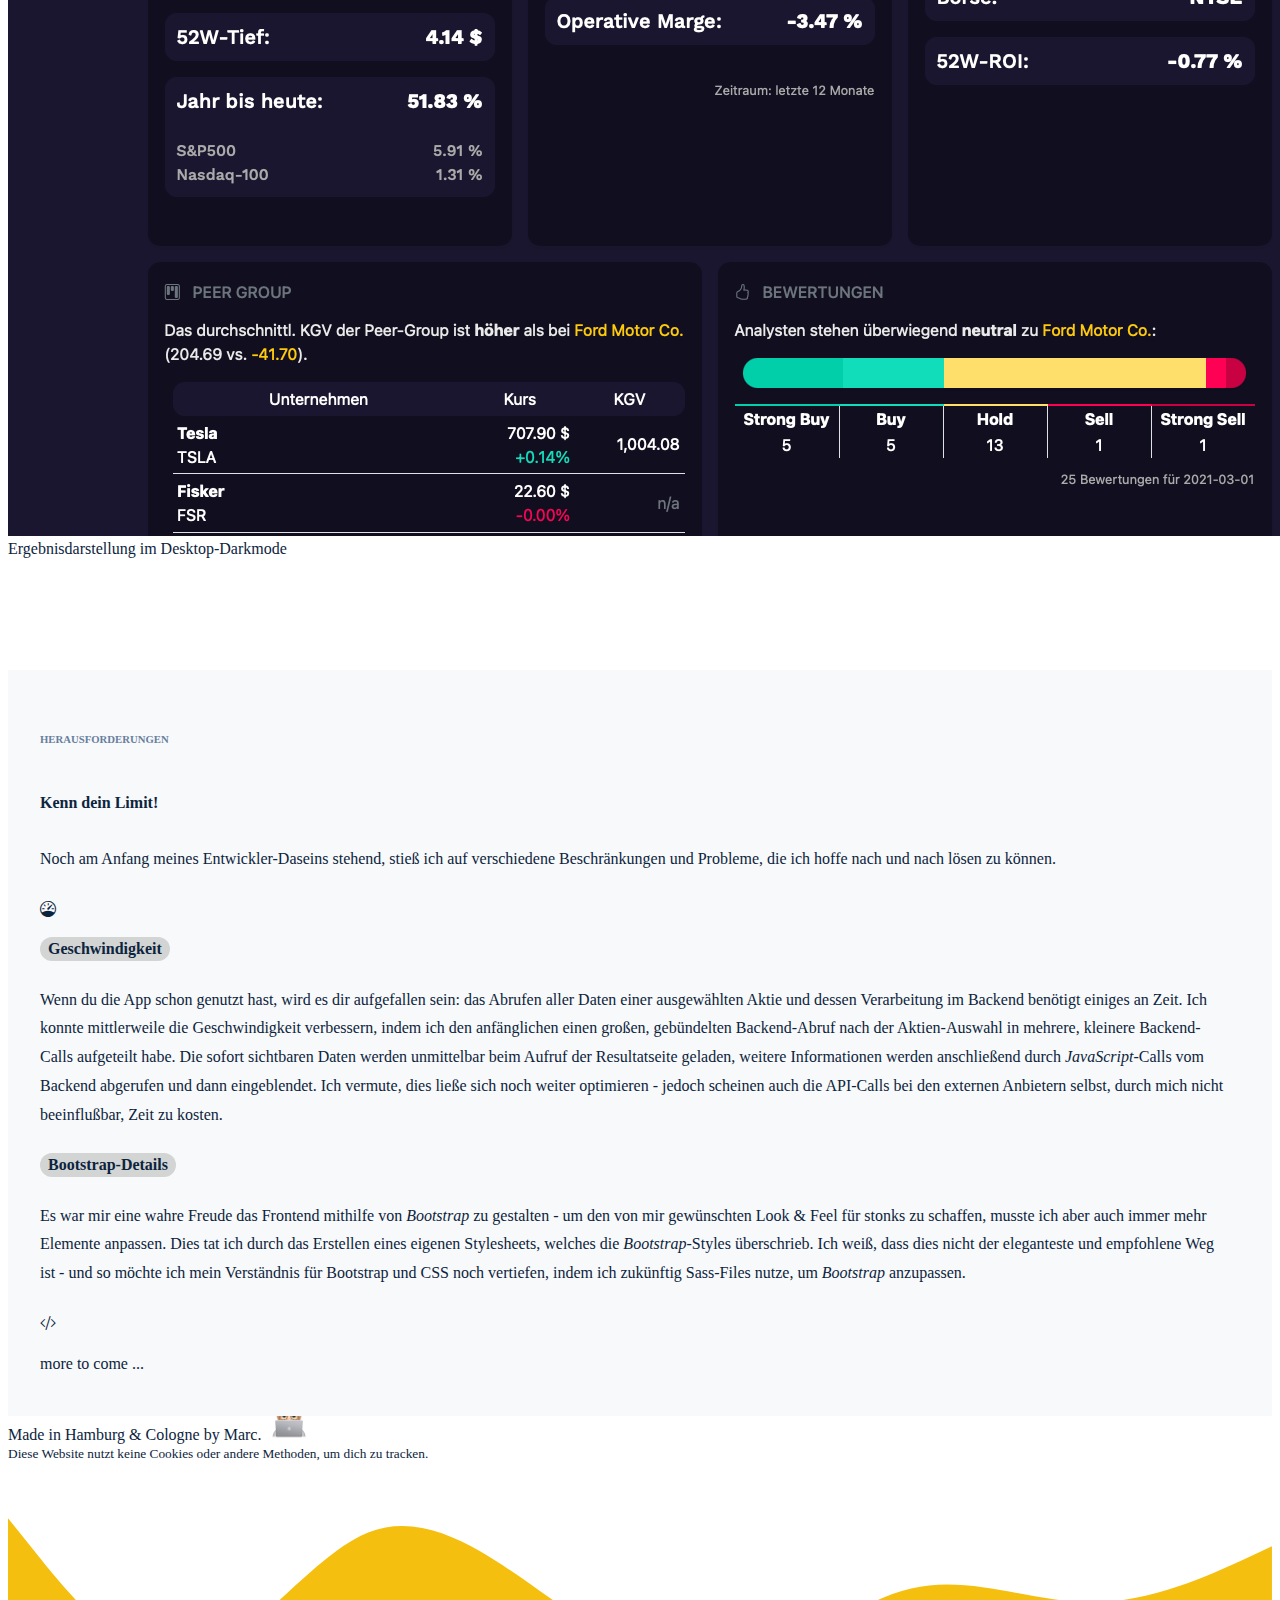
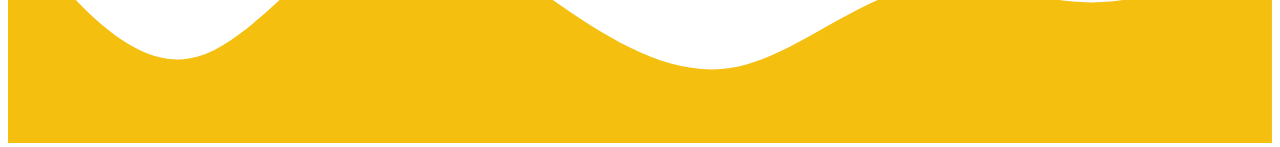
<file: stonks.html>
<!DOCTYPE html>
<html lang="de">
    <head>
        <meta name="viewport" content="width=device-width, initial-scale=1.0" charset="UTF-8">

        <link rel="icon" href="images/remarc-favicon.svg" sizes="any" type="image/svg+xml">

        <!-- include Bootstrap v4.6 -->
        <link rel="stylesheet" href="https://cdn.jsdelivr.net/npm/bootstrap@4.6.0/dist/css/bootstrap.min.css" integrity="sha384-B0vP5xmATw1+K9KRQjQERJvTumQW0nPEzvF6L/Z6nronJ3oUOFUFpCjEUQouq2+l" crossorigin="anonymous">
        <script src="https://code.jquery.com/jquery-3.5.1.slim.min.js" integrity="sha384-DfXdz2htPH0lsSSs5nCTpuj/zy4C+OGpamoFVy38MVBnE+IbbVYUew+OrCXaRkfj" crossorigin="anonymous"></script>
        <script src="https://cdn.jsdelivr.net/npm/bootstrap@4.6.0/dist/js/bootstrap.bundle.min.js" integrity="sha384-Piv4xVNRyMGpqkS2by6br4gNJ7DXjqk09RmUpJ8jgGtD7zP9yug3goQfGII0yAns" crossorigin="anonymous"></script>
        
        <!-- include Bootstrap Icons -->
        <link rel="stylesheet" href="https://cdn.jsdelivr.net/npm/bootstrap-icons@1.4.0/font/bootstrap-icons.css">

        <!-- include web font "Source Code Pro" by Paul D. Hunt -->
        <link rel="preconnect" href="https://fonts.gstatic.com"> 
        <link href="https://fonts.googleapis.com/css2?family=Source+Code+Pro:ital,wght@0,300;0,500;0,900;1,300;1,500&display=swap" rel="stylesheet">

        <!-- include own CSS-Variations -->
        <link rel="stylesheet" href="style.css">



        <title>reMarc auf Github</title>
    </head>
    <body>
        <div id="page-container">
        <!-- Navigation bar -->
        <nav class="navbar navbar-expand-sm">
            <a href="index.html" class="navbar-brand"><h3>reMarc</h3></a>
            <div class="mt-n4 collapse navbar-collapse">
                <div class="speech-bubble text-center">
                    <span class="px-1">hello, world!</span>
                </div>
            </div>
            <!-- Nightmode toggle (for function, see bottom)-->   
            <a class="btn btn-primary font-weight-bold btn-sm" id="nightmode"><i class="bi bi-moon"> Darkmode</i></a>
            
        </nav>
        <!-- Funky headline-->

        <div class="container mt-5 text-center">
            
            <p class="text-muted font-weight-bold h5">PROJEKT</p>
            <span class="text-muted font-weight-bold h6">(in Entwicklung)</span>
                                
            <!--<p class="display-1 hgrad">
                stonks-rm
            </p>-->
            <br>
            <br>
            <br>
            <img class="img-fuid" src="stonks/stonks-logo_r.gif" width="60%" height="60%">
            <div class="container">
                <div class="row justify-content-center align-items-center mt-4">
                    <a href="https://stonks-rm.herokuapp.com" target="_blank" class="btn btn-sm btn-primary">
                        <i class="bi bi-play-circle-fill"></i>
                        &nbsp;
                        Probier's aus
                    </a>
                    <span class="mx-4" style="height:30px; border-left:1px solid #ccc"> </span>
                    
                    <a href="" target="_blank" class="btn btn-sm btn-outline-secondary disabled">
                        <i class="bi bi-github"></i>
                        &nbsp;
                        GitHub-Seite
                    </a>
                </div>
            </div>
            
        </div>

        
        <!-- Intro -->
        
        <div class="container mt-5 lead list-group-item p-4 text-center">
            <p>
                Als erstes Projekt, abseits meiner Kurs-Aufgaben, entschied ich mich dazu, eine <strong>Aktien-Web-App</strong> zu entwickeln.
            <br>
            Da ich selbst bereits verschiedene Fintech-Webseiten und -Apps ausprobiert habe, 
            empfand ich es als spannend einen einfachen Dienst zu entwickeln, mit welchem man Aktienkurse abfragen kann.
            Als Homage an den Slang eines bekannten Sub-Reddits nenne ich die App <strong>stonks</strong> (= stocks).
            
            
            </p>
            <p class="pt-3"> 
                Verwendete Technologien:</p>
                <p>
                <button class="btn btn-language btn-sm rounded-pill">Python</button>
                <button class="btn btn-language btn-sm rounded-pill">Flask</button>
                <button class="btn btn-language btn-sm rounded-pill">HTML/CSS</button>
                <button class="btn btn-language btn-sm rounded-pill">Javascript</button>                                        
                <button class="btn btn-platform btn-sm rounded-pill">Github</button>
                <button class="btn btn-platform btn-sm rounded-pill">Heroku</button>
            </p>
        </div>

        

        <!-- Main content -->


        <div class="container mt-wide  text-justify"> 
            <div class="row">
                <div class="col-md">
                    <img class="img-fluid" id="searchfocus" src="stonks/search-focus.png">
                </div>
                <div class="col-md-8 px-4">
                    <h6>Idee</h6>
                    <h4>
                        Stock Screener
                    </h4>
                    <div class="pt-4">                        
                        <p>
                            Die App soll es so einfach wie möglich machen nach Aktien zu suchen und diese anhand von Daten zu bewerten.
                            Basierend auf Performance-Indikatoren, vergleichbaren Werten innerhalb ihrer Peer-Group und weiteren Informationen, wie Nachrichten, soll sich ein umfassendes Bild einer Aktie erfassen lassen.
                        </p>     
                        <p>
                            Bereits früh in der Entwicklung stieß ich auf eine Einschränkung: die nutzbaren kostenlosen APIs, welche ich für die Daten nutze, beschränken die Funktionsfähigkeit auf US-amerikanische Aktien, welche an der NYSE gelistet sind. Ich hätte mir zumindest noch den Zugriff auf europäische Werte gewünscht, auf die ich nun vorerst verzichten muss.
                        </p>                   
                    </div>
                </div>
                
            </div>
                
        </div>
        

        <div class="container mt-wide  text-justify"> 
            <div class="row">
                <div class="col-md-7 px-4">
                    <h6>Ziel</h6>
                    <h4>
                        Responsiveness
                    </h4>
                    <p class="pt-4">
                        Eine optimierte Nutzbarkeit bei mobiler, wie auch der Desktop-Nutzung war für mich wichtig. Mit finanziellen Daten zu arbeiten kann schnell unübersichtlich werden.
                        Insbesondere auf kleinen Bildschirmen - und so bemühte ich mich eine einheitlich ansprechende und verständliche User Experience für Nutzer aller Geräte-Größen zu kreieren.
                    </p>
                    <p class="pb-4">
                        <i>Bootstrap</i> half mir durch die Nutzbarkeit responsiver Breakpoints, welche ich zum Arrangieren von Reihen und Spalten, Ändern von Schriftgrößen oder dem Ausblenden weniger wichtiger Informationen wie dem Unternehmeneslogo bei mobiler Nutzung nutzte.
                    </p>
                </div>
                <div class="col-md-5 p-4">
                    <figure class="figure"></figure>
                        <img class="img-fluid rounded-lg shadow" style="width:80%;" src="stonks/start-mobile_c.png">
                        <figcaption class="figure-caption pt-2 mb-4">Mobiler Start-Screen</figcaption>
                    </figure>
                </div>
            </div>
            
            <div class="row">    
                <div class="col-md-6 px-4 mt-n4">
                    <p>
                        Zusätzlich zur gerätebasierten Optimierung wollte ich einen einfachen Darkmode implementieren, um die User Experience je nach Situation und individueller Präferenz zu verbessern. 
                        Hierzu schuf ich eine <i>JavaScript</i>-Funktion, welche das Wechseln zwischen CSS-Attributen für eine dunkle und helle Variante der App ermöglichen.
                    </p>
                </div>
            </div>
            <div class="row">  
                <div class="col-md-6 px-4">  
                    <figure class="figure"></figure>
                        <img class="img-fluid rounded-lg shadow"  src="stonks/result-example-desktop_Light.png">
                        <figcaption class="figure-caption pt-2 mb-4">Ergebnisdarstellung im Desktop-Lightmode</figcaption>
                    </figure>
                </div> 
                <div class="col-md-6 px-4">  
                    <figure class="figure"></figure>
                        <img class="img-fluid rounded-lg shadow"  src="stonks/result-example-desktop_Dark.png">
                        <figcaption class="figure-caption pt-2 mb-4">Ergebnisdarstellung im Desktop-Darkmode</figcaption>
                    </figure>
                </div> 
                                                
            </div>

        </div>
            
        <div class="container list-group-item mt-wide text-justify"> 
            <div class="row">
                <div class="col px-4">
                    <h6>Herausforderungen</h6>
                    <h4>
                        Kenn dein Limit!
                    </h4>
                </div>
            </div>
            <div class="row">
                <div class="col p-4">                        
                    <p>
                        Noch am Anfang meines Entwickler-Daseins stehend, stieß ich auf verschiedene Beschränkungen und Probleme, die ich hoffe nach und nach lösen zu können.
                    </p>    
                        <div class="row mt-4">
                            <div class="col-md-2 mx-4 text-center display-2">      
                                <i class="bi bi-speedometer"></i>
                            </div>   
                            <div class="col">
                                <strong>Geschwindigkeit</strong>
                                <p>
                                    Wenn du die App schon genutzt hast, wird es dir aufgefallen sein: das Abrufen aller Daten einer ausgewählten Aktie und dessen Verarbeitung im Backend benötigt einiges an Zeit.
                                    Ich konnte mittlerweile die Geschwindigkeit verbessern, indem ich den anfänglichen einen großen, gebündelten Backend-Abruf nach der Aktien-Auswahl in mehrere, kleinere Backend-Calls aufgeteilt habe.
                                    Die sofort sichtbaren Daten werden unmittelbar beim Aufruf der Resultatseite geladen, weitere Informationen werden anschließend durch <i>JavaScript</i>-Calls vom Backend abgerufen und dann eingeblendet.
                                    Ich vermute, dies ließe sich noch weiter optimieren - jedoch scheinen auch die API-Calls bei den externen Anbietern selbst, durch mich nicht beeinflußbar, Zeit zu kosten.
                                
                                </p>
                            </div>
                        </div>
                    
                        <div class="row mt-4">
                           <div class="col">
                                
                                <strong>Bootstrap-Details</strong>
                                <p>
                                    Es war mir eine wahre Freude das Frontend mithilfe von <i>Bootstrap</i> zu gestalten - um den von mir gewünschten Look & Feel für stonks zu schaffen, musste ich aber auch immer mehr Elemente anpassen.
                                    Dies tat ich durch das Erstellen eines eigenen Stylesheets, welches die <i>Bootstrap</i>-Styles überschrieb. Ich weiß, dass dies nicht der eleganteste und empfohlene Weg ist - 
                                    und so möchte ich mein Verständnis für Bootstrap und CSS noch vertiefen, indem ich zukünftig Sass-Files nutze, um <i>Bootstrap</i> anzupassen.
                          
                                </p>
                            </div>
                            <div class="col-md-2 mx-4 text-center display-2">      
                                <i class="bi bi-code-slash"></i>
                            </div>     
                        </div>      
                </div>  
            </div>   

            <div class="row">   
                <div class="col p-4  text-center ">                 
                    more to come ...
                </div>
            </div>                  
                
        </div>

        <!--<div class="container mt-wide"> 
            <div class="row">
                <div class="col-md-8 px-4">
                    <h6>Goal</h6>
                    <h4>
                        Responsiveness
                    </h4>
                </div>
            </div>
            <div class="row">
                <div class="col-md-8 p-4">                        
                    <p>
                        Optimized usability on mobile as well as desktop was important for me. Working with financial data can easily be overwhelming.
                        Especially on small screens - hence i strived to create an equal user experience for users on all device-sizes.
                        Bootstrap helped a lot by offering responsive breakpoints, that i utilized to rearrange data-boxes in rows/columns, change font-sizes and leaving out less important elements like a company's logo when on mobile.
                    </p>
                    
                </div>
                    
                <div class="col-md-4">      
                    
                </div>                
            </div>   
            <div class="row">               


            </div>                  
                
        </div>-->

    </div>    
    <!-- Footer -->
    <footer class="footer">
        <div class="container text-center text-muted pt-4 mt-4 mb-n3">
            Made in Hamburg & Cologne by Marc.
            <img src="images/memoji.png" class="footerimg">
            <br>
            <small>Diese Website nutzt keine Cookies oder andere Methoden, um dich zu tracken.</small>
        </div>
        <svg xmlns="http://www.w3.org/2000/svg" viewBox="0 0 1440 320"><path fill="#f5bf0f" fill-opacity="1" d="M0,64L34.3,106.7C68.6,149,137,235,206,224C274.3,213,343,107,411,80C480,53,549,107,617,154.7C685.7,203,754,245,823,234.7C891.4,224,960,160,1029,144C1097.1,128,1166,160,1234,160C1302.9,160,1371,128,1406,112L1440,96L1440,320L1405.7,320C1371.4,320,1303,320,1234,320C1165.7,320,1097,320,1029,320C960,320,891,320,823,320C754.3,320,686,320,617,320C548.6,320,480,320,411,320C342.9,320,274,320,206,320C137.1,320,69,320,34,320L0,320Z"></path></svg>
    </footer>
</div>


    <!-- Nightmode function -->
    <script>           
        $(document).ready(function(){
            if (localStorage.getItem('light') == undefined) {
                localStorage.setItem('light', 'true');
            }

            if (localStorage.getItem('light') == 'false' ) {
                $("body").toggleClass("night-body");
                $(".navbar-brand").toggleClass("brand-night");
                $(".btn-primary").toggleClass("btn-night");
                $(".btn-primary:hover").toggleClass("btn-night:hover");
                $(".list-group-item, .intro").toggleClass("list-night");
                $(".skills1, .skills2, .skills3").toggleClass("skills-night");
                $(".text-muted").toggleClass("muted-night");
                $(".text-darkblue").toggleClass("text-white");
                

                if (on == 0) {
                    $(".bi-moon").replaceWith("<i class='bi bi-sun'> Lightmode</i>");
                    on++;
                } else {
                    $(".bi-sun").replaceWith("<i class='bi bi-moon'> Darkmode</i>");
                    on--;
                };                    
            }
        });
    </script>
    <script> 
        $(document).ready(function(){
            var on = 0;
            $("#nightmode").click(function(){
                $("body").toggleClass("night-body");
                $(".navbar-brand").toggleClass("brand-night");
                $(".btn-primary").toggleClass("btn-night");
                $(".btn-primary:hover").toggleClass("btn-night:hover");
                $(".list-group-item, .intro").toggleClass("list-night");
                $(".skills1, .skills2, .skills3").toggleClass("skills-night");
                $(".text-muted").toggleClass("muted-night");
                $(".text-darkblue").toggleClass("text-white");

                if (on == 0) {
                    $(".bi-moon").replaceWith("<i class='bi bi-sun'> Lightmode</i>");
                    on++;
                } else {
                    $(".bi-sun").replaceWith("<i class='bi bi-moon'> Darkmode</i>");
                    on--;
                };
                if (localStorage.getItem('light') == 'true' ) { 
                    localStorage.setItem('light', 'false');
                } else {
                    localStorage.setItem('light', 'true');
                }

            });
        })
    </script>

</body>


</html>
</file>
<file: css/styles.css>
/* GLOBALS */

:root {
    --green: #8ef3cf;
    --transparentgreen: rgba(142, 243, 207, 0.70);
    --grey: #444;
    --orange: #ff8989;
    --transparentorange: rgba(255, 137, 137, 0.7);
    --lightgrey: #f9f9f9;
    --purple: #be89ff;
    --transparentpurple: rgba(190, 137, 255, 0.7);
    --darkpurple: #9469c9;
    --transparentwhite: rgba(255, 255, 255, 0.7);
}

/* poppins-300 - latin */
@font-face {
    font-family: 'Poppins';
    font-style: normal;
    font-weight: 300;
    font-display: swap;
    src: url('../fonts/poppins-v20-latin-300.eot');
    /* IE9 Compat Modes */
    src:
        local('Poppins Light'),
        url('../fonts/poppins-v20-latin-300.eot?#iefix') format('embedded-opentype'),
        /* IE6-IE8 */
        url('../fonts/poppins-v20-latin-300.woff2') format('woff2'),
        /* Super Modern Browsers */
        url('../fonts/poppins-v20-latin-300.woff') format('woff'),
        /* Modern Browsers */
        url('../fonts/poppins-v20-latin-300.ttf') format('truetype'),
        /* Safari, Android, iOS */
        url('../fonts/poppins-v20-latin-300.svg#Poppins') format('svg');
    /* Legacy iOS */
}

/* poppins-600 - latin */
@font-face {
    font-family: 'Poppins';
    font-style: normal;
    font-weight: 600;
    font-display: swap;
    src: url('../fonts/poppins-v20-latin-600.eot');
    /* IE9 Compat Modes */
    src:
        local('Poppins SemiBold'),
        url('../fonts/poppins-v20-latin-600.eot?#iefix') format('embedded-opentype'),
        /* IE6-IE8 */
        url('../fonts/poppins-v20-latin-600.woff2') format('woff2'),
        /* Super Modern Browsers */
        url('../fonts/poppins-v20-latin-600.woff') format('woff'),
        /* Modern Browsers */
        url('../fonts/poppins-v20-latin-600.ttf') format('truetype'),
        /* Safari, Android, iOS */
        url('../fonts/poppins-v20-latin-600.svg#Poppins') format('svg');
    /* Legacy iOS */
}

/* poppins-900 - latin */
@font-face {
    font-family: 'Poppins';
    font-style: normal;
    font-weight: 900;
    font-display: swap;
    src: url('../fonts/poppins-v20-latin-900.eot');
    /* IE9 Compat Modes */
    src:
        local('Poppins Black'),
        url('../fonts/poppins-v20-latin-900.eot?#iefix') format('embedded-opentype'),
        /* IE6-IE8 */
        url('../fonts/poppins-v20-latin-900.woff2') format('woff2'),
        /* Super Modern Browsers */
        url('../fonts/poppins-v20-latin-900.woff') format('woff'),
        /* Modern Browsers */
        url('../fonts/poppins-v20-latin-900.ttf') format('truetype'),
        /* Safari, Android, iOS */
        url('../fonts/poppins-v20-latin-900.svg#Poppins') format('svg');
    /* Legacy iOS */
}

* {
    margin: 0;
    padding: 0;
    box-sizing: border-box;
    scroll-behavior: smooth;
}

body {
    font-family: 'Poppins', sans-serif;
    color: var(--grey);
    background-color: #fff;
    font-size: 1.05rem;
}

a {
    text-decoration: none;
    color: var(--grey);
}

nav {
    background-color: transparent;
    padding: 20px;
    z-index: 100;
    display: flex;
    flex-direction: row;
    margin-left: 10px;
    position: fixed;
    background-color: var(--transparentgreen);
    border-radius: 15px;
    backdrop-filter: blur(5px);
    -webkit-backdrop-filter: blur(5px);
    justify-content: space-between;
    transition: 500ms ease;
}

nav:hover {
    background-color: var(--green);
}

main {
    /* margin: 20px 0; */
    padding: 20px 20px 0 20px;
    display: flex;
    flex-direction: column;
    align-items: center;
}

svg {
    width: 30%;
    height: auto;
    fill: var(--purple);
}

h2,
h3,
h4,
h5 {
    font-weight: 600;
}

h1 {
    color: #fff;
    font-weight: 900;
    text-transform: uppercase;
}

h2 {
    font-size: 2rem;
    margin-top: 15px;
    margin-bottom: 30px;
}

strong {
    font-weight: 600;
}

footer {
    display: flex;
    flex-direction: row;
    align-content: center;
    justify-content: center;
    margin: 0 auto;
    text-align: center;
    background-color: var(--lightgrey);
    padding: 60px 60px 30px 60px;
}

.green-text {
    color: var(--green);
}

.red-text {
    color: var(--orange);
    z-index: 10;
}

.purple-text {
    color: var(--purple);
    z-index: 10;
}

.grey-text {
    color: var(--grey);
    position: relative;
    padding: 10px 10px 0 10px;
    z-index: 10;
}

.grey-bg {
    background-color: var(--lightgrey);
    padding: 20px 20px 60px 20px;
}

@media only screen and (max-width: 800px) {
    .grey-bg {
        padding: 10px 10px 30px 10px;
    }

    footer {
        flex-direction: column;
        padding: 60px 20px 30px 20px;
    }
}


/* OTHER */

.separator {
    height: 80px;
}

.contact {
    margin: auto;
    position: relative;
    width: 150px;
    height: 150px;
}

.contact-front,
.contact-back {
    display: flex;
    align-items: center;
    justify-content: center;
    width: 150px;
    height: 150px;
    border-radius: 50%;
    color: #fff;
    transition: 0.2s ease;
    margin-bottom: 20px;
    position: absolute;
}

.contact-front {
    left: -10px;
    z-index: 2;
    background-color: var(--grey);
    animation: circleSwitchFront 400ms both cubic-bezier(0.455, 0.030, 0.515, 0.955);
    animation-play-state: paused;
}

.contact-back {
    padding: 15px 0;
    display: flex;
    flex-direction: column;
    justify-content: space-around;
    right: -10px;
    z-index: 1;
    background-color: var(--orange);
    animation: circleSwitchBack 400ms forwards cubic-bezier(0.455, 0.030, 0.515, 0.955);
    animation-play-state: paused;
}

.contact:hover>.contact-front {
    animation-play-state: running;
}

@keyframes circleSwitchFront {
    0% {
        left: -10px;
        z-index: 2;
    }

    50% {
        left: -100px;
        z-index: 2;
    }

    100% {
        left: -10px;
        z-index: 1;
    }
}

.contact:hover>.contact-back {
    animation-play-state: running;
}

@keyframes circleSwitchBack {
    0% {
        right: -10px;
        z-index: 1;
    }

    50% {
        right: -100px;
        z-index: 1;
    }

    100% {
        right: -10px;
        z-index: 2;
    }
}

.contact-back>a>svg {
    width: 32px;
    height: 32px;
    fill: var(--grey);
}


.contact-circle1 {
    position: absolute;
    left: -70px;
    top: 50px;
    width: 80px;
    height: 80px;
    border-radius: 50%;
    background-color: var(--transparentgreen);
    backdrop-filter: blur(5px);
    -webkit-backdrop-filter: blur(5px);
    animation: element-moving 15s infinite linear;
    z-index: 10;
}

.contact-circle2 {
    position: absolute;
    right: -70px;
    top: -10px;
    width: 80px;
    height: 80px;
    border-radius: 50%;
    background-color: var(--transparentpurple);
    backdrop-filter: blur(5px);
    -webkit-backdrop-filter: blur(5px);
    animation: element-moving 20s infinite linear;
    z-index: 10
}

.made-by {
    display: flex;
    flex-direction: column;
    justify-content: center;
}

.brand {
    font-weight: bold;
    padding-left: 10px;
}

.menu {
    margin-left: 20px;
    display: inline;
}

.menu-item {
    opacity: 0.5;
    margin: 0 1rem;
    cursor: pointer;
    transition: ease-in 0.2s;
    padding: 10px;
    border-radius: 10px;
}

.menu-item:hover {
    opacity: 1;
    color: #fff;
}

.menu-item:active {
    opacity: 1;
    color: #fff;
    padding-top: 8px;
    padding-bottom: 8px;
}

.menu-item[href="#feature-anchor"]:hover {
    background-color: var(--orange);
}

.menu-item[href="#skills-anchor"]:hover {
    background-color: var(--purple);
}

.menu-item[href="#about-anchor"]:hover {
    background-color: #fff;
    color: var(--grey);
}

@media only screen and (max-width: 800px) {

    .menu-item {
        font-size: 0.9rem;
        padding: 10px 5px 10px 5px;
    }

    body {
        font-size: 0.95rem;
    }

    .contact {
        margin-bottom: 40px;
    }
}

@media only screen and (max-width: 450px) {
    nav {
        padding: 20px 10px 20px 10px;
        margin: 0;
        left: 20px;
        right: 20px;
    }
}

.welcome-wrapper {
    overflow: hidden;
    display: flex;
    align-items: flex-end;
    justify-content: flex-end;
    background-color: var(--lightgrey);
}

.welcome-container-left {
    width: 100%;
    padding: 0 0 50px 0;
    text-align: center;
    background-color: var(--green);

}

.welcome-headline {
    font-size: 6rem;
    line-height: 5.7rem;
    font-weight: 900;
    display: block;
    color: #fff;
    padding-top: 150px;
    animation: element-moving 10s infinite ease-in-out;
}

.welcome-subline {
    margin: 50px 10px 100px 10px;
    font-size: 1.2rem;
}

.welcome-container-right {
    display: flex;
    justify-content: flex-end;
    margin-left: -80px;
}

.circle1 {
    position: absolute;
    width: 110px;
    height: 110px;
    border-radius: 50%;
    background-color: var(--transparentgreen);
    backdrop-filter: blur(5px);
    -webkit-backdrop-filter: blur(5px);
    animation: element-moving 15s infinite linear;
    z-index: 1;
}

#feature-left>.circle1 {
    position: relative;
    top: -90px;
    left: 90px;
    width: 30px;
    height: 30px;
    background-color: var(--grey);
    z-index: 2;
}

.circle2 {
    position: absolute;
    top: 50px;
    width: 70px;
    height: 70px;
    border-radius: 50%;
    background-color: var(--grey);
    animation: element-moving 12s infinite linear;
}

#feature-left>.circle2 {
    background-color: var(--orange);
    position: relative;
    top: -70px;
    left: 35px;
    z-index: 1;
}

#skills-container>.right-content>.circle2 {
    background-color: var(--purple);
    position: relative;
    top: -60px;
    left: 0px;
    z-index: 1;
}

#about-left>.circle2 {
    position: relative;
    top: -90px;
    left: 50px;
    z-index: 2;
    background-color: var(--transparentwhite);
    backdrop-filter: blur(5px);
    -webkit-backdrop-filter: blur(5px);
}

.circle3 {
    position: absolute;
    top: 90px;
    width: 40px;
    height: 40px;
    border-radius: 50%;
    background-color: var(--transparentorange);
    backdrop-filter: blur(5px);
    -webkit-backdrop-filter: blur(5px);
    animation: element-moving 9s infinite linear;
}

#feature-left>.circle3 {
    position: relative;
    top: -15px;
    left: 20px;
    z-index: 3;
    background-color: rgba(255, 255, 255, 0.7);
    backdrop-filter: blur(5px);
    -webkit-backdrop-filter: blur(5px);
}

#skills-container>.right-content>.circle3 {
    position: relative;
    top: -20px;
    left: 40px;
    z-index: 2;
    background-color: rgba(255, 255, 255, 0.7);
    backdrop-filter: blur(5px);
    -webkit-backdrop-filter: blur(5px);

}

#about-left>.circle3 {
    position: relative;
    top: -15px;
    left: 30px;
    z-index: 1;
    background-color: var(--green);
}

.circle4 {
    position: absolute;
    top: 170px;
    width: 60px;
    height: 60px;
    border-radius: 50%;
    background-color: var(--transparentpurple);
    backdrop-filter: blur(5px);
    -webkit-backdrop-filter: blur(5px);
    animation: element-moving 9s infinite linear;
    z-index: 0;
}

#floating-img {
    align-self: flex-end;
    height: 350px;
    filter: grayscale();
    z-index: 1;

}

@media only screen and (max-width: 800px) {

    .menu-item {
        opacity: 0.5;
        margin: 0 0.4rem;
    }

    .welcome-wrapper {
        display: flex;
        align-items: stretch;
        justify-content: stretch;
        background-color: var(--green);
    }

    .welcome-container-right {
        align-items: flex-end;
        mix-blend-mode: luminosity;
        margin-left: 0;
        overflow: hidden;
        position: static;
    }

    .welcome-container-left {
        background-image: url('../me_sw22sm-transparent.png');
        background-position: bottom right;
        background-repeat: no-repeat;
        background-blend-mode: luminosity;
        padding: 0;
    }

    .welcome-headline {
        color: #fff;
        margin-top: 70px;
        margin-bottom: 150px;
        padding-left: 35px;
        padding-right: 35px;
    }

    .welcome-subline {
        display: none;
    }

    #floating-img {
        display: none;
        position: absolute;
        max-width: 100%;
        height: auto;
        filter: grayscale();
        opacity: 0.5;
        z-index: -1;
    }

    .circle1,
    .circle2,
    .circle3,
    .circle4 {
        display: none;
    }
}


@media only screen and (max-width: 450px) {
    .welcome-container-left {
        background-position: bottom;
    }

    .welcome-headline {
        padding-top: 100px;
    }

}

@keyframes element-moving {
    0% {
        transform: translate(0px, 0px);
    }

    33% {
        transform: translate(-5px, -10px);
    }

    66% {
        transform: translate(5px, 10px);
    }

    100% {
        transform: translate(0px, 0px);
        ;
    }
}

.welcome-element {
    height: 0.4rem;
    width: 3rem;
    margin-right: 1rem;
    border: 3px solid var(--green);
    display: inline-block;
}

.feature-cell {
    margin: 0px 0px 30px 0px;
    border-radius: 10px;
    background-color: #fff;
}

.feature-cell:last-child {
    margin-bottom: 0px;

}

.feature-img {
    height: 300px;
    border-radius: 10px;
}

.feature-img:hover {
    transform: scale(1.5);
    height: auto;
    max-width: 100%;
}

.feature-images {
    margin: 20px 40px;
    padding-bottom: 40px;
    display: grid;
    gap: 20px;
    grid-template-columns: repeat(auto-fill, minmax(300px, 1fr));
}

@media only screen and (max-width: 800px) {
    .feature-img {
        height: auto;
        width: 80%;
        margin-right: 50px;
    }

    .feature-img:hover {
        transform: scale(1.3);
        height: auto;
        max-width: 100%;
    }

    .feature-images {
        margin: 20px 30px;
    }
}

.skill-header {
    height: 70px;
}

.flex-column {
    display: flex;
    flex-direction: column;
}

.flex-row {
    display: flex;
    flex-direction: row;
}

.flex-row-reverse {
    display: flex;
    flex-direction: row-reverse;
}

#skills-container+.flex-row-reverse {
    justify-content: right;
}

.flex-align-between {
    align-content: space-between;
}

.left-content {
    margin-right: 40px;
    width: 25%;
}

#skills-container>.left-content {
    height: auto;
    width: 100%;
}

#about-left {
    min-width: 20%;
}

.right-content {
    flex-grow: 1;
}

.right-content:is(#feature-right, #about-right) {
    width: 75%;
}


.left-content,
.right-content {
    min-height: 100px;
}

#skills-container>.right-content {
    text-align: right;
    flex-grow: 0;
}

@media only screen and (max-width: 800px) {

    .flex-row {
        display: flex;
        flex-direction: column;
    }

    .flex-row-reverse {
        flex-direction: column;
    }

    .left-content#feature-left {
        margin-right: 0px;
        white-space: nowrap;
    }

    .right-content:is(#feature-right, #about-right) {
        width: 100%;
    }

    .left-content {
        width: 100%;
    }
}

#about-highlight-container {
    padding: 40px;
    margin-bottom: 40px;
    background-color: var(--green);
    border-radius: 10px;
}

#about-text-container {
    padding: 20px;
}

@media only screen and (max-width: 800px) {
    #about-highlight-container {
        padding: 20px;
    }
}

.content {
    height: 100%;
    width: 100%;
    max-width: 1200px;
    border-radius: 10px;
}

footer.content {
    border-bottom-left-radius: 0;
    border-bottom-right-radius: 0;
}

footer p {
    padding-bottom: 10px;
}

.feature-logo {
    width: 100%;
    height: 100px;
    padding: 5px;
    display: flex;
    justify-content: center;
    align-items: center;
    border-top-left-radius: 10px;
    border-top-right-radius: 10px;
    background-color: var(--orange);
}

.feature-logo>h2 {
    font-size: 2.5rem;
    margin: 13px 0 0 0;
    color: #fff;
}

.pill {
    color: #fff;
    background-color: #9469c9;
    padding: 2px 10px;
    border-radius: 20px;
    font-size: 0.8rem;
    text-transform: uppercase;
}

.mt40 {
    margin-top: 40px !important;
}

.mb10 {
    margin-bottom: 10px;
}

.technologies {
    margin: 0 40px;
    padding-bottom: 40px;
    display: grid;
    gap: 5px;
    grid-template-columns: repeat(auto-fill, minmax(100px, 1fr));
}

.button {
    border-radius: 5px;
    border: 2px solid var(--grey);
    color: var(--grey);
    padding: 8px 20px;
    margin: 0 40px 40px 0;
    font-weight: 600;
    transition: 0.2s ease-out;
}

.button:hover {
    background-color: var(--grey);
    color: #fff;
}

.secondary-button {
    border-radius: 5px;
    color: var(--grey);
    padding: 8px 20px;
    margin: 0 40px 40px 0;
    font-weight: 600;
    transition: 0.2s ease-out;
}

.secondary-button::after {
    content: "\00A0\00A0\276F";
}

.secondary-button:hover {
    background-color: var(--grey);
    color: #fff;
}

.flex-row-end {
    display: flex;
    width: 100%;
    justify-content: end;
}

details {
    color: var(--grey);
}

details[open]>p {
    margin-top: 10px;
    padding: 0 40px 0 40px;
}

summary {
    font-weight: 600;
    border-bottom-left-radius: 10px;
    border-bottom-right-radius: 10px;
    text-align: center;
    cursor: pointer;
    transition: 0.2s ease-out;
    padding: 20px 40px 20px 40px;
    width: 100%;
}

summary:hover {
    background-color: #e1e1e1;
}

details p {
    line-height: 1.8;
}

.highlight-text {
    font-size: 28px;
    font-weight: 900;
    color: #fff;
    text-transform: uppercase;
}

.highlight-text>p>em {
    display: inline-block;
    background-color: #fff;
    padding: 0 15px 0 10px;
    color: var(--green);
}


@media only screen and (max-width: 800px) {

    details[open]>p {
        margin-top: 10px;
        padding: 0 25px 0 25px;
    }

    .feature-logo {
        height: 70px;
    }

    .feature-logo>h2 {
        font-size: 1.9rem;
    }

    .highlight-text {
        font-size: 24px;
    }

}

.rightside-text {
    display: block;
    text-align: end;
}

.hide {
    display: none;
}

.skill-cell-parent {
    display: grid;
    gap: 30px;
    grid-template-columns: repeat(auto-fill, minmax(280px, 1fr));
}

.skill-cell {
    margin: auto;
    padding: 40px 40px;
    border-radius: 10px;
    background-color: #fff;
    color: #fff;
    height: 280px;
    max-width: 380px;
    transition: 100ms ease-in;
    display: flex;
    flex-direction: column;
    text-align: center;
    align-items: center;
    justify-content: center;
}

.skill-cell>h2 {
    margin-bottom: 0;
    color: var(--grey);
}

.skill-cell>.row>.x {
    color: var(--grey);
}

.skill-cell:hover {
    padding: 0 20px;
    background-color: var(--darkpurple);
    justify-content: start;
}

.skill-cell:hover>.hide {
    display: block;
}

.skill-cell:hover>h2 {
    margin-bottom: 10px;
    color: #fff;
}

.skill-cell:hover svg,
.skill-cell:hover span {
    display: none;
}

@media only screen and (max-width: 800px) {

    .skill-cell>h2::after {
        content: "\00A0\00A0\276F";
    }

    .skill-cell:hover>h2::after {
        content: "";
    }

    .skill-cell:hover {
        justify-content: center;
    }

    .skill-cell:hover>h2 {
        margin-top: 0px;
    }

}


.skill-sources {
    display: flex;
    flex-direction: row;
    margin-top: 40px;
    justify-content: end;
}

.skill-sources>.button {
    margin: 0 0 20px 20px;
}

.reason,
.studies,
.courses {
    /* width: 50%; */
    background-color: #fff;
    border-radius: 10px;
}

.reason,
.studies {
    margin-bottom: 20px;
}

.reason p:last-child {
    padding-bottom: 30px;
}

:is(.reason, .studies, .courses) summary {
    border-radius: 10px;
}

:is(.courses, .studies)>details ul {
    padding: 10px 25px;
    margin-left: 50px;
}

:is(.courses, .studies)>details li {
    padding: 10px 0;
}

li::marker {
    color: var(--orange);
}

li.li-done::marker {
    color: var(--green);
}

:is(.courses, .studies)>details a {
    display: inline-block;
    border: 1px solid var(--grey);
    margin: 10px 0;
    padding: 2px 5px;
    border-radius: 5px;
    font-size: 0.9rem;
    transition: 0.2s ease-out;
}

:is(.courses, .studies)>details a:hover {
    background-color: var(--grey);
    color: #fff;
}

.footerimg {
    width: 3rem;
    margin-top: -1rem;
    -webkit-filter: saturate(1.2);
    filter: saturate(1.2);
}

@media only screen and (max-width: 800px) {

    .courses,
    .studies {
        width: 100%;
    }

    :is(.courses, .studies)>details ul {
        margin-left: 10px;
    }
}
</file>
<file: style.css>
body {
    background-color: #fff;
    color: #0c243d;
    position: relative;
    min-height: 100%;
}

p {
    line-height: 1.8rem;
}

.outrop {
    line-height: 2rem;
    hyphens: auto;
}

strong {
    /*background-color: #30a78b;*/
    background-color: hsla(0, 0%, 0%, 0.15);
    padding-left: 0.5rem;
    padding-top: 0.2rem;
    padding-bottom: 0.2rem;
    padding-right: 0.5rem;
    border-radius: 1rem;
    font-weight: 600;
    white-space: nowrap;
}


.navbar-brand {
    color: #0c243d !important;
}

.brand-night {
    color: #fff !important;
}

.mt-wide {
    margin-top:7rem;
}

.night-body {
    background-color: #0c243d !important;
    color: #fff !important;
}

hr {
    margin-top: -0.5rem;
}

h6 {
    text-transform: uppercase;
    color: #677f9e;

}

.h-code {
    font-family: 'Source Code Pro', monospace;
    font-weight: 500;
    font-style: italic;
    color: #54c7ac;
}

.underh {
    text-decoration: none;
    border-bottom: 10px solid #FF975E;
}

.underh2 {
    text-decoration: none;
    border-bottom: 0.5rem solid #fff;  
}


.list-group-item {
    background-color: #f8f9fa;
    border: none;
    margin-bottom: 1rem;
    padding: 1.5rem 3rem 2rem 2rem;    
    line-height: 2.5rem;
}

.intro {
    background-color: #f8f9fa;
    border: none;
    margin-bottom: 1rem;
    line-height: 2.5rem;
    padding: 2rem !important;   
}

.outro {
    background-color: #54c7ac;
    color: #fff;
    border: none;
    margin-bottom: 1rem;
    padding: 1.5rem 3rem 2rem 2rem;    
    border-radius: 0.5rem;
}

.coco {
    background-color: #f5bf0f;
    color: #fff;
    border: none;
    margin-bottom: 1rem;
    padding: 1.5rem 3rem 2rem 2rem;    
    border-radius: 0.5rem;
}

.coco-text {
    color: #162c44;
}


.list-night {
    background-color: #0e2236 !important;
}

.items {
    margin-bottom: 2rem;
}


.img-gray {
    filter: grayscale(1);
}

a {
    color: #FF975E;
}

a:hover {
    color:#677f9e;
}

svg[width="32"]{
    color: #c0c0c0;
}

.footer {
    position: absolute;
    bottom: 0;
    width: 100%;
    min-height: 0.3rem;
    max-height: 0.5rem;
    z-index:-10;
}

#page-container {
    position: relative;
    min-height: 100vh;
}

.btn-primary {
    border: 1px solid #0c243d !important;
    background-color: transparent;
    color: #0c243d;
}

.btn-night {
    border: 1px solid #f8f9fa !important;
    background-color: transparent;
    color: #f8f9fa;
}

.btn-primary:hover {
    border: 1px solid #0c243d !important;
    background-color: #0c243d;
    color: #f8f9fa;
}

.btn-night:hover {
    border: 1px solid #f8f9fa !important;
    background-color: #f8f9fa;
    color: #0c243d;
}

.btn-primary:active {
    border: 1px solid #f5bf0f !important;
    background-color: #f5bf0f !important;
    color: #fff !important;
}

.btn-language {
    color: #fff;
    background-color: #54c7ac;
    border: 1px solid #54c7ac;
    margin-bottom: 0.5rem;

}

.btn-platform {
    color: #fff;
    background-color: #f5bf0f;
    border: 1px solid #f5bf0f;
    margin-bottom: 0.5rem;
}

.btn-framework {
    color: #fff;
    background-color: #FF975E;
    border: 1px solid #FF975E;
    margin-bottom: 0.5rem;
}

.ani {
    transition: all 2s ease-in-out;
}

.ani:hover {
    transform:rotate(1turn);
}



.heading {
    font-family: 'Source Code Pro', monospace;
    font-weight: 900;
    font-size: 3.6rem;
    hyphens: manual;
    line-height: 4.20rem; 
}

.headingimg {
    width:6rem;
    margin-top: -1rem;
    /* margin-left: -2.5rem; */
    position: absolute;
    -webkit-filter: saturate(1.2);
    filter: saturate(1.2);
}

.whoamiimg {
    width:8rem;
    max-width:300px;
    display: block;
    margin-left: auto;
    margin-right: auto;
}

.footerimg {
    width:3rem;
    margin-top:-1rem;
    -webkit-filter: saturate(1.2);
    filter: saturate(1.2);
}

/*
.hgrad2 {
    font-family: 'Source Code Pro', monospace;
    font-weight: 900;
    background: -webkit-linear-gradient(45deg, #FF975E, #FCDA2B);
    -webkit-background-clip: text;
    -webkit-text-fill-color: transparent;
    line-height: 4rem; 
}
*/

.text-hgrad {
    background: #54c7ac;
    -webkit-background-clip: text;
    -webkit-text-fill-color: transparent;
}

.text-darkblue {
    color: #162c44;
}

 /* Transform idea inspired by Rachel Cope @ https://thoughtbot.com/blog/transitions-and-transforms & Chris Spittles @ https://stackoverflow.com/questions/6805482/css3-transition-animation-on-load*/ 
@keyframes skillSlide {
    0% {
        transform-origin: left;
        transform: scaleX(0);
        opacity: 0;
    }
    100% {
        transform-origin: left;
        transform: scaleX(1);
        opacity: 1;
    }
}


.skillsgrad {
    width:100%;
    height: 2rem;
    background: -webkit-linear-gradient(45deg, #FF975E, #FCDA2B, #54c7ac, #54c7ac, #54c7ac,#2b8c75);
    color:#fff; 
    font-size: 1rem; 
    font-weight: 600;
    animation: 0.5s ease-out 0s 1 skillSlide;;
}

.skills1, .skills2, .skills3 {
    height: 2rem;
    background-color:#0c243d; 
    color:#fff; 
    font-size: 1rem; 
    font-weight: 600;
}

.skills-night {
    background-color:#fff; 
    color:#0c243d; 
}

.skills1 {
    animation: 0.7s ease-out 0s 1 skillSlide;;
}

.skills2 {
    animation: 0.9s ease-out 0s 1 skillSlide;;
}

.skills3 {
    animation: 1.1s ease-out 0s 1 skillSlide;;
}

.text-stonk {
    color: #1DB;
}

/* Speech bubble inspired by https://projects.verou.me/bubbly/ */
.speech-bubble {
    font-family: 'Source Code Pro', monospace;
    font-size: 0.6rem;
    letter-spacing: -0.05rem;
    color: #fff;
    position: relative;
    width: 5.4rem;
	height: 1.2rem;
	background: -webkit-linear-gradient(45deg, #FF975E, #FCDA2B); 
	border-radius: .5em;
    box-sizing: border-box;
    padding-top: 0.15rem;
}

.speech-bubble:after {
	content: '';
	position: absolute;
	left: 0;
	top: 55%;
	width: 0.3rem;
	height: 0.2rem;
	border: 0.6rem solid transparent;
	border-right-color: #ff9f5f;
	border-left: 0;
	border-bottom: 0;
	margin-top: -0.2rem;
	margin-left: -0.55rem;
}
/* */

.muted-night {
    color: #8b949c !important;
}




#save {
    color: #2ED1CB;
}
</file>
